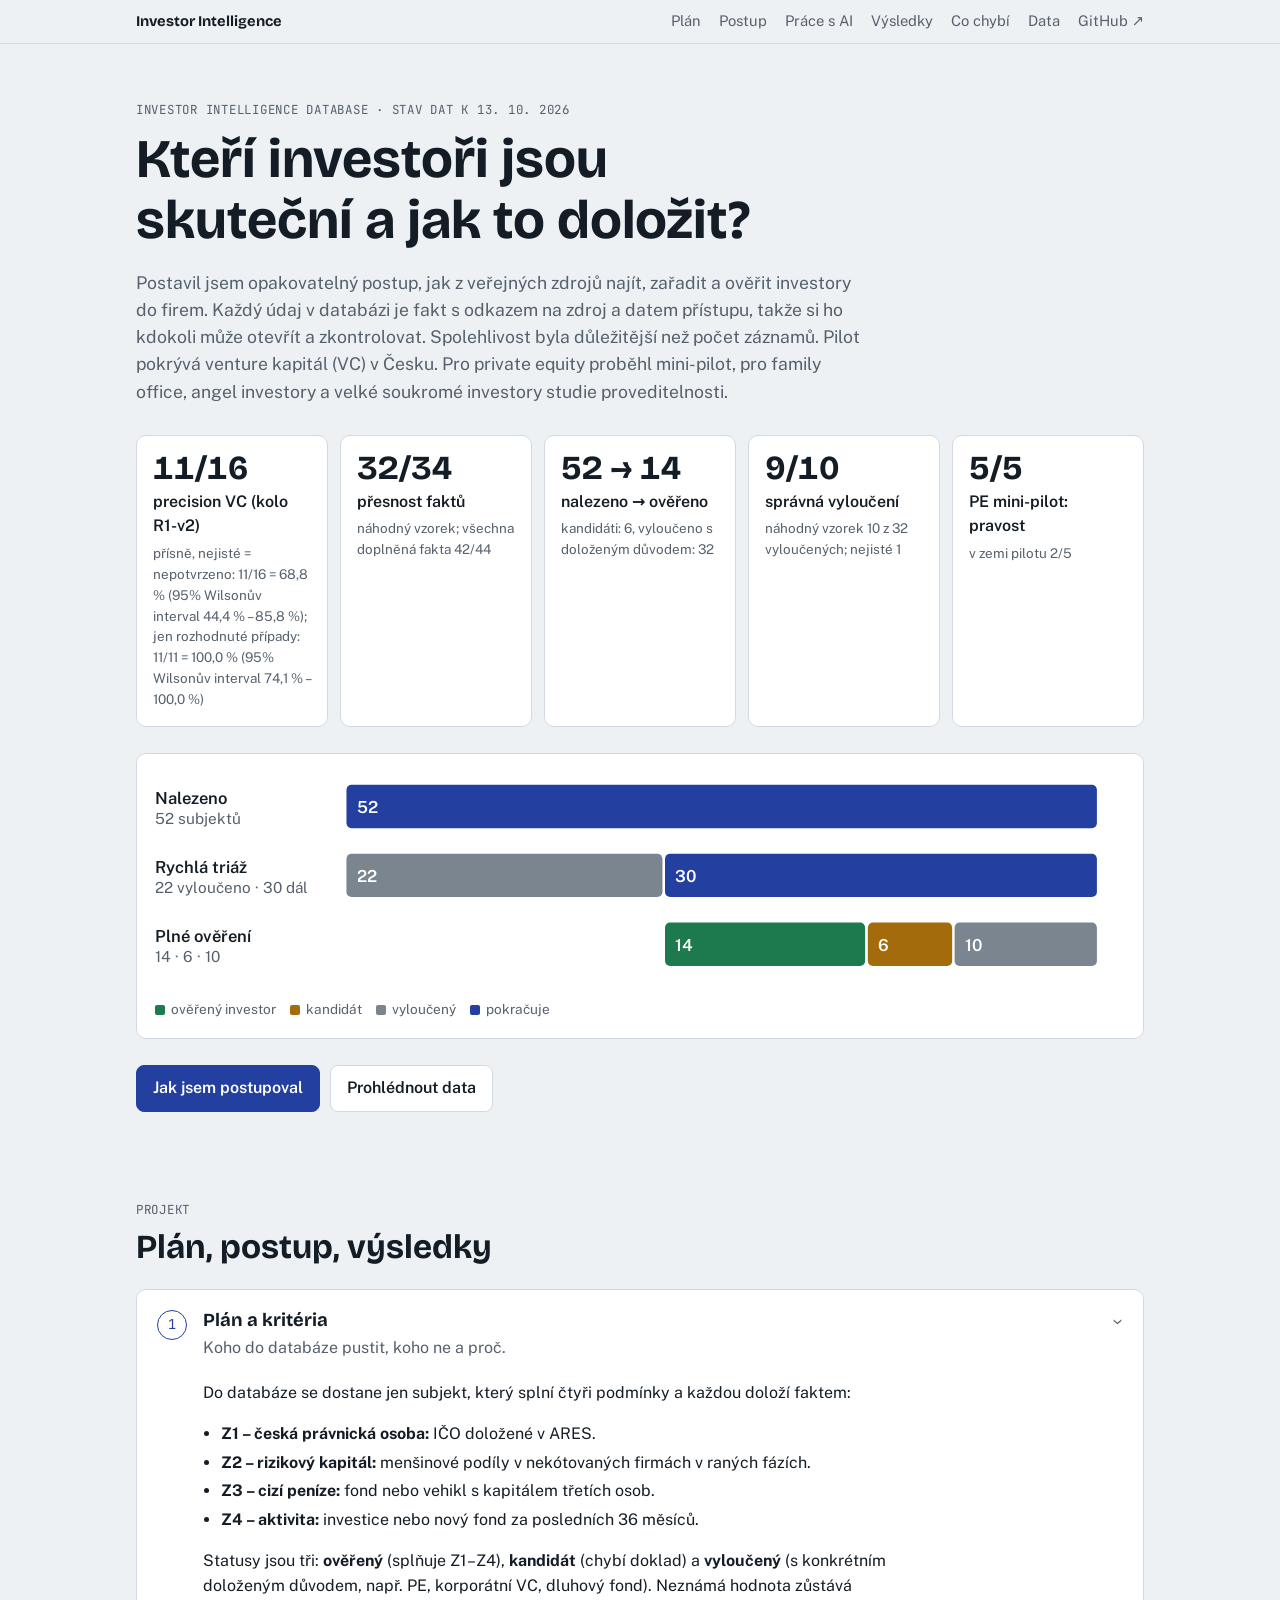
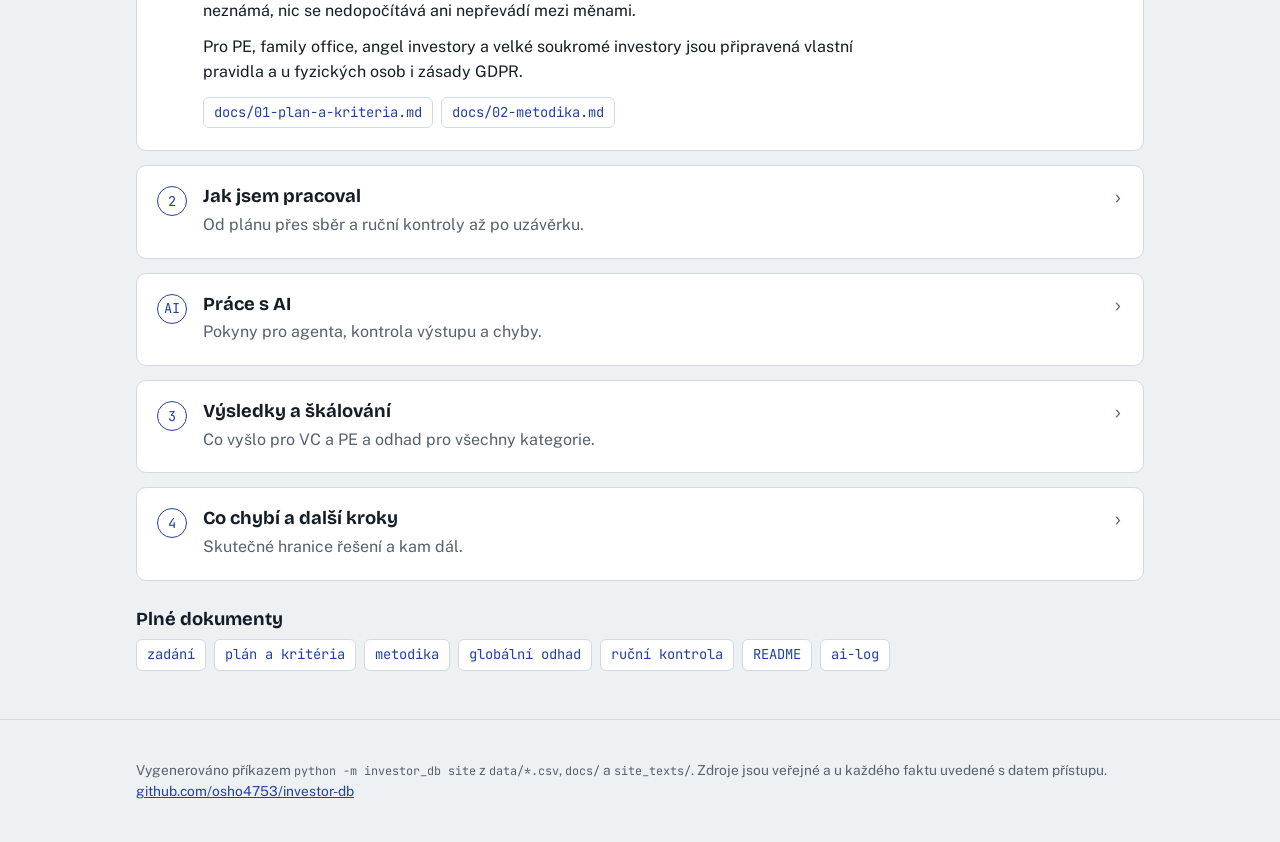
<file: site/index.html>
<!doctype html>
<html lang="cs">
<head>
<meta charset="utf-8">
<meta name="viewport" content="width=device-width, initial-scale=1">
<title>Investor Intelligence Database</title>
<link rel="preconnect" href="https://fonts.googleapis.com">
<link rel="preconnect" href="https://fonts.gstatic.com" crossorigin>
<link rel="stylesheet" href="https://fonts.googleapis.com/css2?family=Bricolage+Grotesque:opsz,wght@12..96,500;12..96,700&family=Public+Sans:wght@400;500;600&family=JetBrains+Mono:wght@400;500&display=swap">
<link rel="stylesheet" href="style.css">
</head>
<body>
<nav class="top" aria-label="Hlavní navigace"><div class="wrap"><a class="brand" href="index.html">Investor Intelligence</a><a href="index.html#plan">Plán</a><a href="index.html#postup">Postup</a><a href="index.html#ai">Práce s AI</a><a href="index.html#vysledky">Výsledky</a><a href="index.html#dalsi">Co chybí</a><a href="data.html">Data</a><a href="https://github.com/osho4753/investor-db">GitHub ↗</a></div></nav>
<header class="wrap hero"><p class="eyebrow">Investor Intelligence Database · stav dat k 13. 10. 2026</p><h1>Kteří investoři jsou skuteční a jak to doložit?</h1><div class="lede"><p>Postavil jsem opakovatelný postup, jak z veřejných zdrojů najít, zařadit a ověřit investory do firem. Každý údaj v databázi je fakt s odkazem na zdroj a datem přístupu, takže si ho kdokoli může otevřít a zkontrolovat. Spolehlivost byla důležitější než počet záznamů. Pilot pokrývá venture kapitál (VC) v Česku. Pro private equity proběhl mini-pilot, pro family office, angel investory a velké soukromé investory studie proveditelnosti.</p></div><div class="stats"><div class="stat"><span class="n">11/16</span><span class="l">precision VC (kolo R1-v2)</span><span class="s">přísně, nejisté = nepotvrzeno: 11/16 = 68,8 % (95% Wilsonův interval 44,4 % – 85,8 %); jen rozhodnuté případy: 11/11 = 100,0 % (95% Wilsonův interval 74,1 % – 100,0 %)</span></div><div class="stat"><span class="n">32/34</span><span class="l">přesnost faktů</span><span class="s">náhodný vzorek; všechna doplněná fakta 42/44</span></div><div class="stat"><span class="n">52 → 14</span><span class="l">nalezeno → ověřeno</span><span class="s">kandidáti: 6, vyloučeno s doloženým důvodem: 32</span></div><div class="stat"><span class="n">9/10</span><span class="l">správná vyloučení</span><span class="s">náhodný vzorek 10 z 32 vyloučených; nejisté 1</span></div><div class="stat"><span class="n">5/5</span><span class="l">PE mini-pilot: pravost</span><span class="s">v zemi pilotu 2/5</span></div></div><div class="funnel" role="img" aria-label="Trychtýř: 52 nalezených subjektů, 22 vyloučeno rychlou triáží, 30 plně ověřeno."><svg viewBox="0 0 760 170"><text x="0" y="25" font-weight="600">Nalezeno</text><text x="0" y="41" class="lbl">52 subjektů</text><rect x="150.0" y="10" width="588.0" height="34" rx="4" fill="var(--accent)"/><text x="158.0" y="32" class="in">52</text><text x="0" y="79" font-weight="600">Rychlá triáž</text><text x="0" y="95" class="lbl">22 vyloučeno · 30 dál</text><rect x="150.0" y="64" width="247.6" height="34" rx="4" fill="var(--out)"/><text x="158.0" y="86" class="in">22</text><rect x="399.6" y="64" width="338.4" height="34" rx="4" fill="var(--accent)"/><text x="407.6" y="86" class="in">30</text><text x="0" y="133" font-weight="600">Plné ověření</text><text x="0" y="149" class="lbl">14 · 6 · 10</text><rect x="399.6" y="118" width="156.8" height="34" rx="4" fill="var(--ok)"/><text x="407.6" y="140" class="in">14</text><rect x="558.5" y="118" width="66.1" height="34" rx="4" fill="var(--cand)"/><text x="566.5" y="140" class="in">6</text><rect x="626.5" y="118" width="111.5" height="34" rx="4" fill="var(--out)"/><text x="634.5" y="140" class="in">10</text></svg><div class="legend"><span><i style="background:var(--ok)"></i>ověřený investor</span><span><i style="background:var(--cand)"></i>kandidát</span><span><i style="background:var(--out)"></i>vyloučený</span><span><i style="background:var(--accent)"></i>pokračuje</span></div></div><div class="cta"><a class="btn primary" href="#postup">Jak jsem postupoval</a><a class="btn" href="data.html">Prohlédnout data</a></div></header><section><div class="wrap"><p class="eyebrow">Projekt</p><h2>Plán, postup, výsledky</h2><div class="blocks"><details class="block" id="plan" open><summary><span class="num">1</span><span class="sumtxt"><h3>Plán a kritéria</h3><p>Koho do databáze pustit, koho ne a proč.</p></span><span class="chev">›</span></summary><div class="body"><p>Do databáze se dostane jen subjekt, který splní čtyři podmínky a každou doloží faktem:</p>
<ul class="clean"><li><b>Z1 – česká právnická osoba:</b> IČO doložené v ARES.</li><li><b>Z2 – rizikový kapitál:</b> menšinové podíly v nekótovaných firmách v raných fázích.</li><li><b>Z3 – cizí peníze:</b> fond nebo vehikl s kapitálem třetích osob.</li><li><b>Z4 – aktivita:</b> investice nebo nový fond za posledních 36 měsíců.</li></ul>
<p>Statusy jsou tři: <b>ověřený</b> (splňuje Z1–Z4), <b>kandidát</b> (chybí doklad) a <b>vyloučený</b> (s konkrétním doloženým důvodem, např. PE, korporátní VC, dluhový fond). Neznámá hodnota zůstává neznámá, nic se nedopočítává ani nepřevádí mezi měnami.</p>
<p>Pro PE, family office, angel investory a velké soukromé investory jsou připravená vlastní pravidla a u fyzických osob i zásady GDPR.</p><div class="links"><a href="https://github.com/osho4753/investor-db/blob/main/docs/01-plan-a-kriteria.md">docs/01-plan-a-kriteria.md</a><a href="https://github.com/osho4753/investor-db/blob/main/docs/02-metodika.md">docs/02-metodika.md</a></div></div></details><details class="block" id="postup"><summary><span class="num">2</span><span class="sumtxt"><h3>Jak jsem pracoval</h3><p>Od plánu přes sběr a ruční kontroly až po uzávěrku.</p></span><span class="chev">›</span></summary><div class="body"><ol class="timeline"><li><span class="d">9. 10.</span><div><h4>Plán před daty</h4><p>Nejdřív kritéria, metodika a datové schéma. Data se začala sbírat až po schválení plánu.</p></div></li><li><span class="d">9. 10.</span><div><h4>Kód a validace</h4><p>CSV v Gitu, validátor hlídá, aby každá hodnota měla fakt se zdrojem a datem. Testy pokrývají každé pravidlo.</p></div></li><li><span class="d">9. 10.</span><div><h4>Sběr a ověření</h4><p>Kandidáti ze seznamu CVCA, médií a Wikipedie, rychlá triáž a plné ověření v pěti dávkách. Částky a data se ověřovaly proti surovému textu stránek.</p></div></li><li><span class="d">10.–11. 10.</span><div><h4>Ruční kontrola R1</h4><p>Kontrola ověřených investorů a náhodného vzorku faktů. Nálezy (Lighthouse, Tachles, pravidlo CVC) se opravily, metrika zůstala ze stavu v době kontroly.</p></div></li><li><span class="d">11. 10.</span><div><h4>Doplnění podle zadání</h4><p>Sektory, tickety a kapitál po fondech s typem částky. Oprava definice kapitálu: cíl fondu není kapitál.</p></div></li><li><span class="d">12. 10.</span><div><h4>Kontrola doplnění</h4><p>Ruční kontrola všech doplněných faktů a opravených faktů. Většina nálezů se týkala typu částky.</p></div></li><li><span class="d">12. 10.</span><div><h4>Další kategorie</h4><p>Plán pro PE, family office, angel investory a velké soukromé investory, mini-pilot PE a studie proveditelnosti.</p></div></li><li><span class="d">12. 10.</span><div><h4>Uzávěrka</h4><p>Kontrola náhodného vzorku vyloučených, závěrečné README, kontrola reprodukovatelnosti a tento web.</p></div></li></ol><div class="links"><a href="https://github.com/osho4753/investor-db/blob/main/docs/04-rucni-kontrola.md">docs/04-rucni-kontrola.md</a></div></div></details><details class="block" id="ai"><summary><span class="num">AI</span><span class="sumtxt"><h3>Práce s AI</h3><p>Pokyny pro agenta, kontrola výstupu a chyby.</p></span><span class="chev">›</span></summary><div class="body"><p>Data sbíral, kód psal a dokumentaci připravoval agent <b>Claude Code</b>. Pokyny pro něj jsem připravoval s pomocí chatového asistenta, rozhodoval a kontroloval jsem sám. Ruční kontrolu dat dělal člověk, ne model.</p>
<ul class="clean"><li><b>Žádný fakt z paměti modelu:</b> jen ze stránky, kterou agent v té session skutečně otevřel.</li><li><b>Nic se neodhaduje:</b> neznámá hodnota zůstává neznámá, domény se nehádají, agregátory slouží jen jako vodítko.</li><li><b>Konflikty zdrojů jsou vidět:</b> žádná verze se nevybírá potichu.</li><li><b>Kontroluje člověk:</b> verdikty mění jen hodnotitel, opravy po kontrole nemění metriku zpětně.</li></ul>
<p>Výstup hlídal validátor, kontrola surového textu stránek a ruční kontroly po kolech.</p><p>Chyb agenta a zadání je zapsáno 13. Každá je na <a href="data.html#chyby">stránce Data</a> s tím, jak se našla a jak se opravila.</p><div class="links"><a href="https://github.com/osho4753/investor-db/blob/main/README.md">README – Práce s AI</a><a href="https://github.com/osho4753/investor-db/tree/main/ai-log">ai-log/</a></div></div></details><details class="block" id="vysledky"><summary><span class="num">3</span><span class="sumtxt"><h3>Výsledky a škálování</h3><p>Co vyšlo pro VC a PE a odhad pro všechny kategorie.</p></span><span class="chev">›</span></summary><div class="body"><p>Čísla níže počítají stejné funkce jako <code>python -m investor_db metrics</code>. Odhad pro celý svět a pro ostatní kategorie pochází z <a href="https://github.com/osho4753/investor-db/blob/main/docs/03-globalni-odhad.md">docs/03</a>. U každého čísla je tam vyznačeno, zda je změřené, převzaté ze zdroje, nebo předpoklad.</p>
<p>Hlavní metrikou precision je kolo R1-v2 (<a href="https://github.com/osho4753/investor-db/blob/main/docs/04-rucni-kontrola.md">docs/04</a>, 4.11), počítané ze stavu v době kontroly. Původní kolo R1 je jen historie.</p><h4>VC pilot ČR</h4><p>Precision z kola R1-v2 (hlavní metrika, stav v době kontroly):</p><ul class="clean"><li>přísně, nejisté = nepotvrzeno: 11/16 = 68,8 % (95% Wilsonův interval 44,4 % – 85,8 %)</li><li>jen rozhodnuté případy: 11/11 = 100,0 % (95% Wilsonův interval 74,1 % – 100,0 %)</li></ul><p>Původní kolo R1 podle současných statusů 14/14. Původní kolo (v době kontroly 15/15) má jen historickou hodnotu: poznámky se opíraly o Crunchbase, LinkedIn a agregátory v rozporu s metodikou, časy byly zaokrouhlené a Springtide, Patero a Gain byly nejdřív TP a podle pravidel pak FP nebo nejisté.</p><p>Přesnost faktů po kolech kontroly:</p><ul class="clean"><li><b>Kolo vzorek</b>: 32/34, přísně (nelze ověřit = chyba) 32/36</li><li><b>Kolo po doplnění</b>: 42/44, přísně (nelze ověřit = chyba) 42/49</li><li><b>Kolo po opravě</b>: 7/7, přísně (nelze ověřit = chyba) 7/7</li></ul><p>Pole zadání u ověřených VC investorů:</p><ul class="clean"><li><b>Sektor</b> 13/14</li><li><b>Fáze</b> 14/14</li><li><b>Ticket (alespoň jedna mez)</b> 12/14</li><li><b>Kapitál (získaná částka nebo AUM)</b> 11/14</li><li><b>Zdroj</b> 14/14</li></ul><ul class="clean"><li><b>PE mini-pilot</b>: posouzeno 5, pravost 5/5, česká právnická osoba 2/5, kontrola R1 TP 5/5.</li></ul><h4>Odhad pro všechny kategorie</h4><p>Souhrnná tabulka z docs/03: [M] změřeno, [Z] zdroj, [P] předpoklad.</p><div class="tablewrap"><table><thead><tr><th>Kategorie</th><th>ČR</th><th>Svět</th><th>Získatelné z veřejných zdrojů</th><th>Spolehlivost</th><th>Model na záznam</th><th>API na záznam</th><th>Člověk na kontrolu záznamu</th></tr></thead><tbody><tr><td>VC</td><td>20 (14–29) [M]</td><td>7 251 (5 235–9 682) [Z: G1, G3 + P]</td><td>70 % [M]</td><td>precision R1-v2 11/16 přísně, 11/11 rozhodnuté [M]; fakta 32/34 a 42/44, přísně 32/36 a 42/49 [M]</td><td>7,9 min [M]</td><td>0,78 USD (0,36–1,56) [M]</td><td>3,7 min [M, R1-v2]</td></tr><tr><td>PE</td><td>9 (3–16) s českou entitou [M+P]; 22 (17–27) aktivních v ČR [M+P]</td><td>9 812 (7 000–12 571) [Z: E1, G3 + P]</td><td>pravost 5/5, v zemi pilotu 2/5 [M: kontrola R1]</td><td>status 5/5 TP [M: R1]; fakta 85–95 % [P]</td><td>1,15 min [M, n = 5]</td><td>0,11 USD (0,05–0,23) [M+P]</td><td>9 min [M, n = 5]</td></tr><tr><td>Family office</td><td>15 (3–42) přímých investorů [P]</td><td>4 015 (2 409–7 504) [Z: E3 × P]</td><td>15 % (0–30 %) [P; sonda 0/5 M]</td><td>70–90 % [P]</td><td>14–28 min [P]</td><td>2,08 USD (0,97–4,17) [P]</td><td>15–30 min [P]</td></tr><tr><td>Angel investor</td><td>30 (7–100) s vlastním zveřejněním [P; 7 M]</td><td>197 000 (118 200–394 000) [P: Evropa E5 × 3–10]</td><td>10 % (5–20 %) [P]</td><td>80–95 % [P]</td><td>14–28 + GDPR 5–10 min [P]</td><td>2,83 USD (1,32–5,66) [P]</td><td>15–30 min [P]</td></tr><tr><td>Velký soukromý investor</td><td>21 (11–42) [Z: E8 × P]</td><td>62 600 (31 300–125 200) [Z: E7 × P]</td><td>20 % (10–30 %) [P]</td><td>70–90 % [P]</td><td>14–28 + GDPR 5–10 min [P]</td><td>2,83 USD (1,32–5,66) [P]</td><td>15–30 min [P]</td></tr></tbody></table></div><div class="links"><a href="https://github.com/osho4753/investor-db/blob/main/docs/03-globalni-odhad.md">docs/03-globalni-odhad.md</a><a href="https://github.com/osho4753/investor-db/blob/main/docs/04-rucni-kontrola.md">docs/04-rucni-kontrola.md</a></div></div></details><details class="block" id="dalsi"><summary><span class="num">4</span><span class="sumtxt"><h3>Co chybí a další kroky</h3><p>Skutečné hranice řešení a kam dál.</p></span><span class="chev">›</span></summary><div class="body"><h4>Co v řešení chybí</h4><ul class="clean"><li><b>Spotřeba tokenů</b> je změřená jen na 3 investorech, cena API pro kategorie bez pilotu je předpoklad.</li><li><b>Family office, angel investoři a velcí soukromí investoři</b> mají jen pravidla a studii proveditelnosti, žádná data.</li><li><b>PE</b> jen jako mini-pilot s pěti záznamy, výsledky jsou orientační.</li><li><b>Kandidáti</b> (Inven, J&amp;T, Nation1, Gain Ventures, i&amp;i Biotech, Tilia) zůstávají nerozhodnutí.</li><li><b>Jeden hodnotitel</b>, shoda hodnotitelů se nepočítá.</li><li><b>Kritérium Z3</b> nevyžaduje doklad kapitálu třetích osob: u 5 z 11 investorů potvrzených v R1-v2 zdroj investory fondu nejmenuje.</li><li><b>Kritérium Z4</b> uznává nový fond místo investice (IP Lab, StartupYard).</li><li><b>Hodnotitel byl přísnější než pravidla</b>, pravidla se zpětně neměnila.</li></ul>
<h4>Další kroky</h4><ul class="clean"><li>Druhý nezávislý hodnotitel na stejném vzorku.</li><li>Dořešit kandidáty: podíl korporace na kapitálu, identita české entity.</li><li>Změřit tokeny na větším vzorku a při prvním sběru.</li><li>Další země s dobrým veřejným registrem a PE podle připravených pravidel.</li></ul>
<p>Rozhodnutí v nejasných bodech zadání jsou v <a href="https://github.com/osho4753/investor-db/blob/main/README.md">README</a>.</p></div></details></div><h3 class="docs">Plné dokumenty</h3><div class="links"><a href="https://github.com/osho4753/investor-db/blob/main/docs/00-zadani.md">zadání</a><a href="https://github.com/osho4753/investor-db/blob/main/docs/01-plan-a-kriteria.md">plán a kritéria</a><a href="https://github.com/osho4753/investor-db/blob/main/docs/02-metodika.md">metodika</a><a href="https://github.com/osho4753/investor-db/blob/main/docs/03-globalni-odhad.md">globální odhad</a><a href="https://github.com/osho4753/investor-db/blob/main/docs/04-rucni-kontrola.md">ruční kontrola</a><a href="https://github.com/osho4753/investor-db/blob/main/README.md">README</a><a href="https://github.com/osho4753/investor-db/tree/main/ai-log">ai-log</a></div></div></section>
<footer><div class="wrap">Vygenerováno příkazem <code>python -m investor_db site</code> z <code>data/*.csv</code>, <code>docs/</code> a <code>site_texts/</code>. Zdroje jsou veřejné a u každého faktu uvedené s datem přístupu. <a href="https://github.com/osho4753/investor-db">github.com/osho4753/investor-db</a></div></footer>
<script src="app.js"></script>
</body>
</html>
</file>
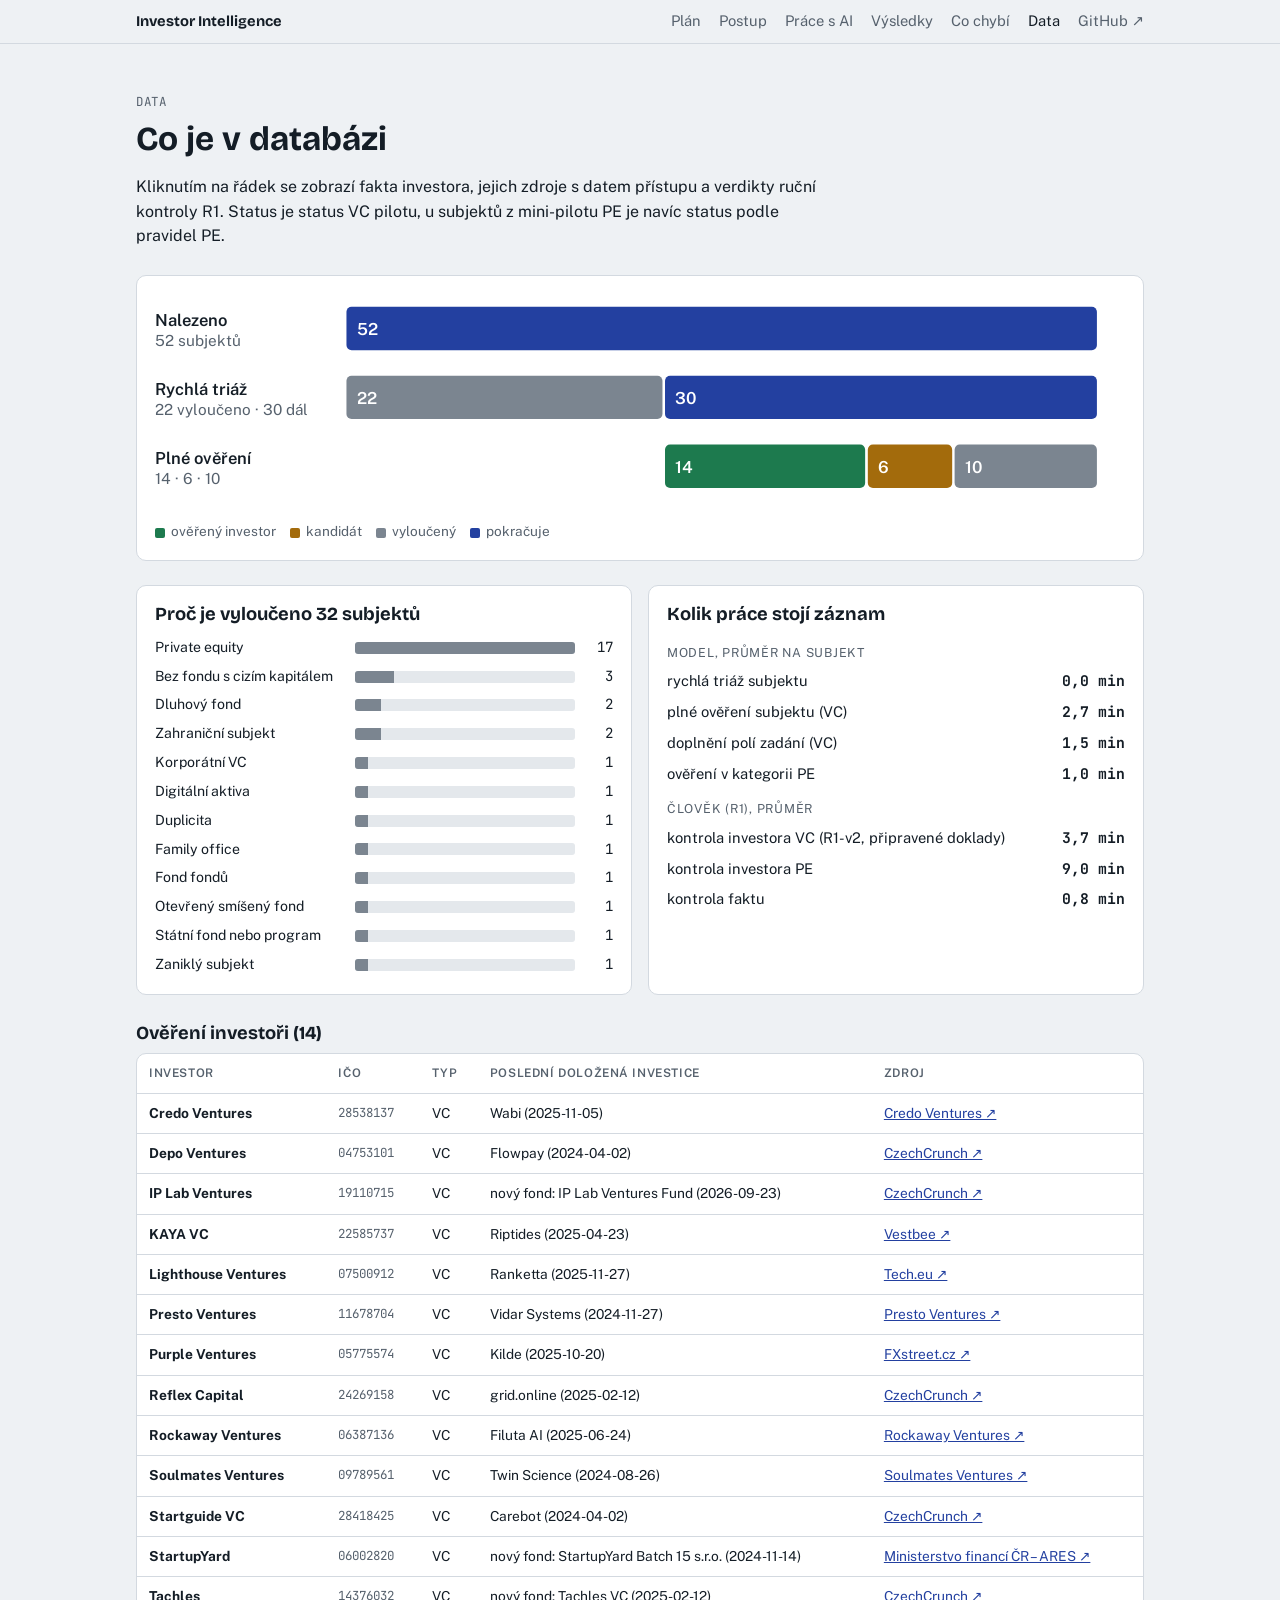
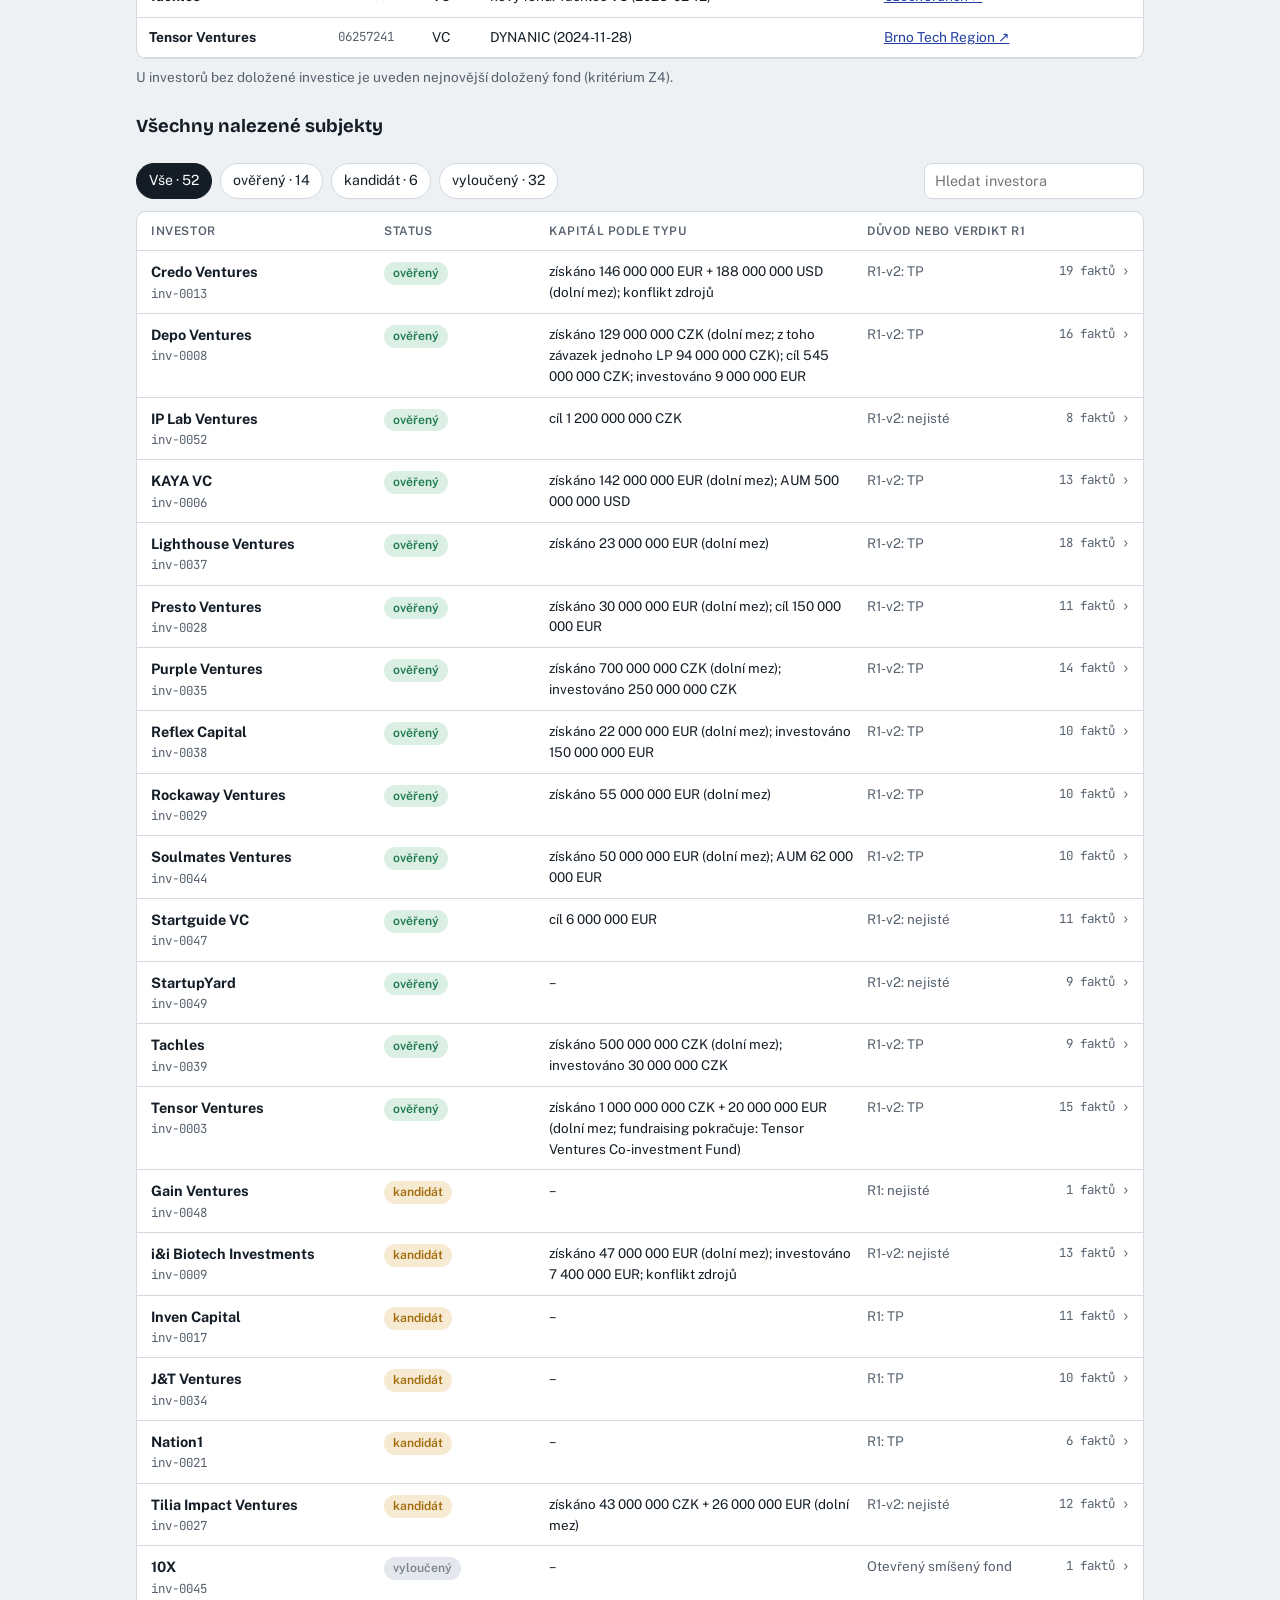
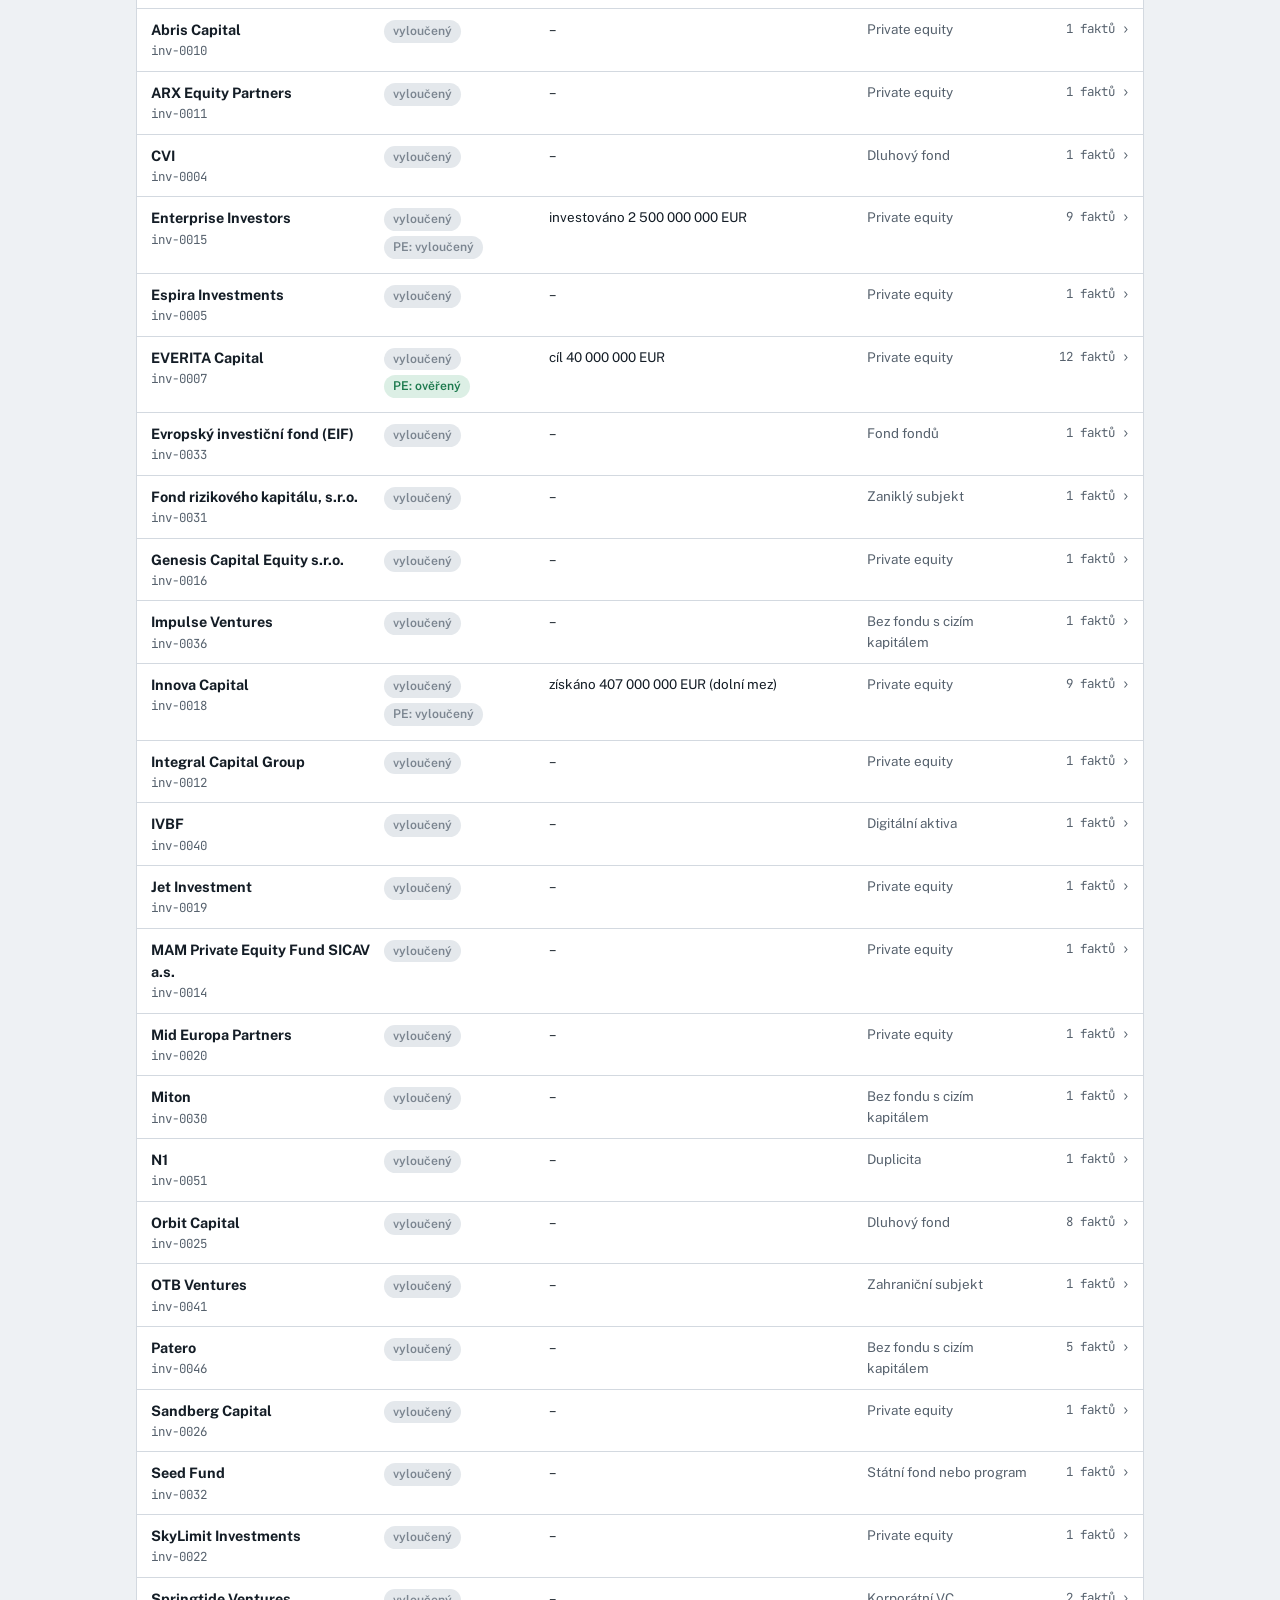
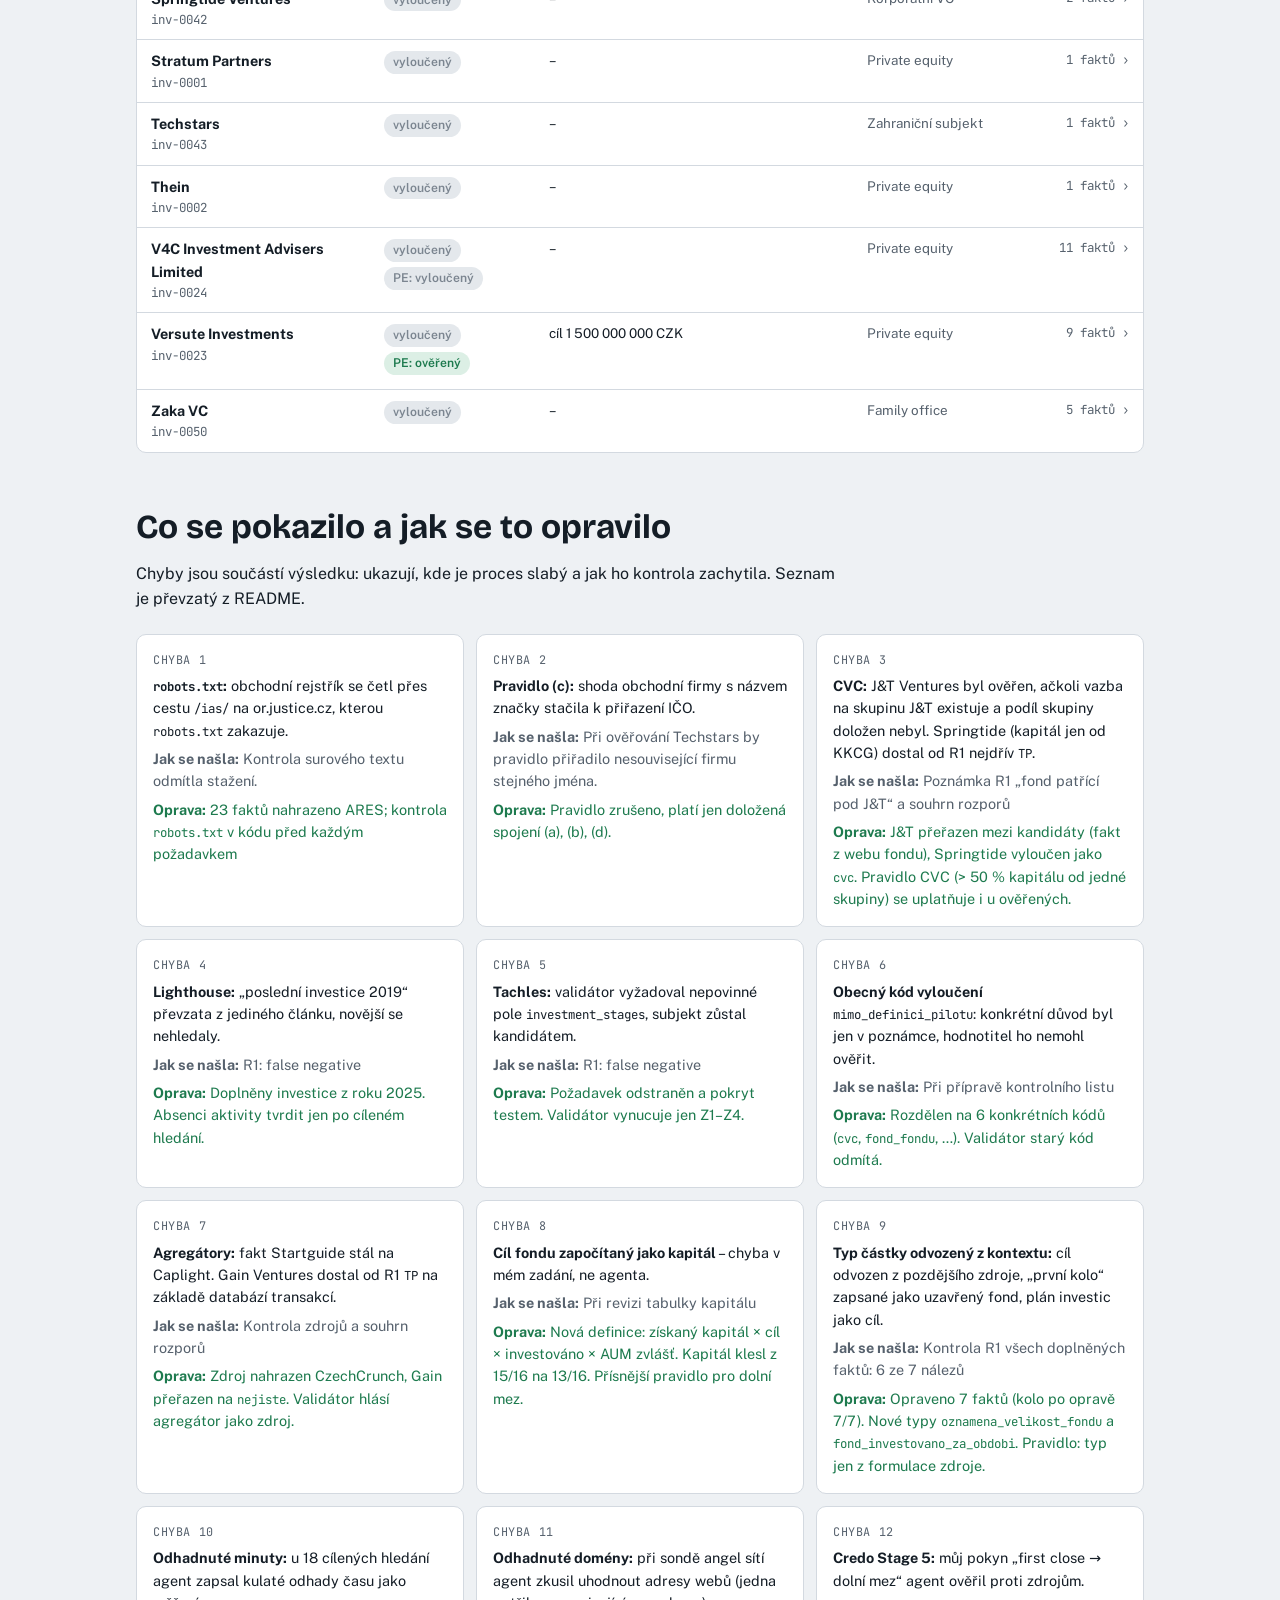
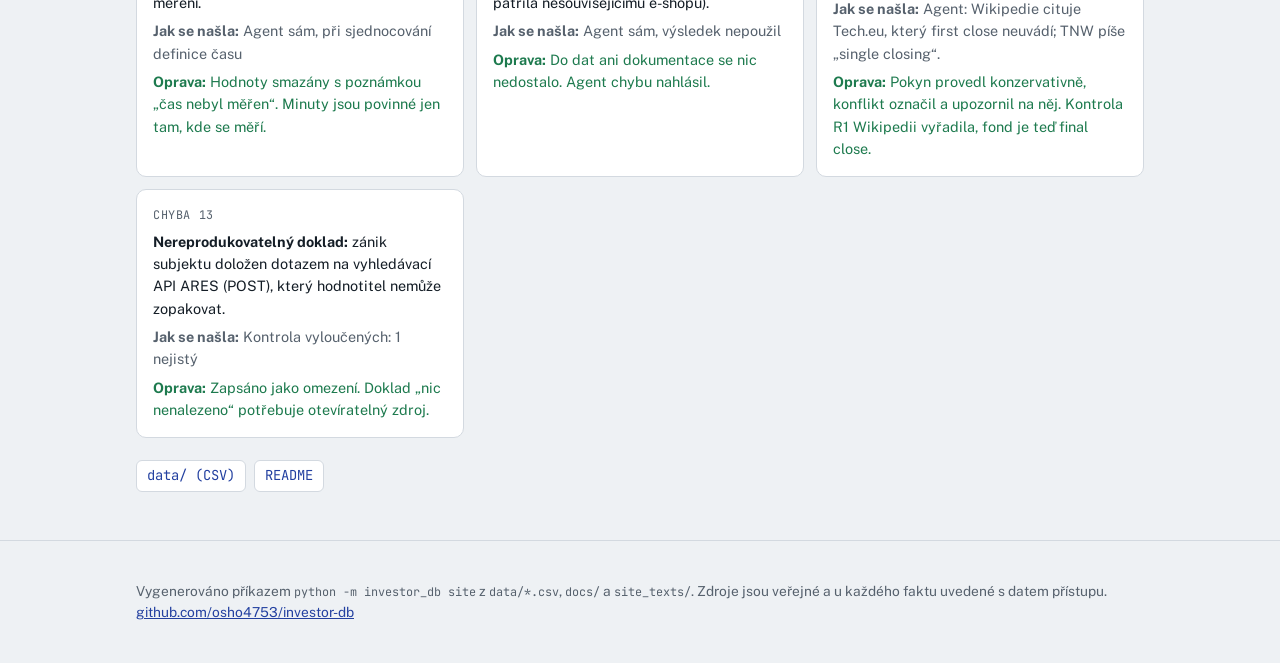
<file: site/data.html>
<!doctype html>
<html lang="cs">
<head>
<meta charset="utf-8">
<meta name="viewport" content="width=device-width, initial-scale=1">
<title>Data – Investor Intelligence Database</title>
<link rel="preconnect" href="https://fonts.googleapis.com">
<link rel="preconnect" href="https://fonts.gstatic.com" crossorigin>
<link rel="stylesheet" href="https://fonts.googleapis.com/css2?family=Bricolage+Grotesque:opsz,wght@12..96,500;12..96,700&family=Public+Sans:wght@400;500;600&family=JetBrains+Mono:wght@400;500&display=swap">
<link rel="stylesheet" href="style.css">
</head>
<body>
<nav class="top" aria-label="Hlavní navigace"><div class="wrap"><a class="brand" href="index.html">Investor Intelligence</a><a href="index.html#plan">Plán</a><a href="index.html#postup">Postup</a><a href="index.html#ai">Práce s AI</a><a href="index.html#vysledky">Výsledky</a><a href="index.html#dalsi">Co chybí</a><a href="data.html" aria-current="page">Data</a><a href="https://github.com/osho4753/investor-db">GitHub ↗</a></div></nav>
<section><div class="wrap"><p class="eyebrow">Data</p><h2>Co je v databázi</h2><p>Kliknutím na řádek se zobrazí fakta investora, jejich zdroje s datem přístupu a verdikty ruční kontroly R1. Status je status VC pilotu, u subjektů z mini-pilotu PE je navíc status podle pravidel PE.</p><div class="funnel" role="img" aria-label="Trychtýř: 52 nalezených subjektů, 22 vyloučeno rychlou triáží, 30 plně ověřeno."><svg viewBox="0 0 760 170"><text x="0" y="25" font-weight="600">Nalezeno</text><text x="0" y="41" class="lbl">52 subjektů</text><rect x="150.0" y="10" width="588.0" height="34" rx="4" fill="var(--accent)"/><text x="158.0" y="32" class="in">52</text><text x="0" y="79" font-weight="600">Rychlá triáž</text><text x="0" y="95" class="lbl">22 vyloučeno · 30 dál</text><rect x="150.0" y="64" width="247.6" height="34" rx="4" fill="var(--out)"/><text x="158.0" y="86" class="in">22</text><rect x="399.6" y="64" width="338.4" height="34" rx="4" fill="var(--accent)"/><text x="407.6" y="86" class="in">30</text><text x="0" y="133" font-weight="600">Plné ověření</text><text x="0" y="149" class="lbl">14 · 6 · 10</text><rect x="399.6" y="118" width="156.8" height="34" rx="4" fill="var(--ok)"/><text x="407.6" y="140" class="in">14</text><rect x="558.5" y="118" width="66.1" height="34" rx="4" fill="var(--cand)"/><text x="566.5" y="140" class="in">6</text><rect x="626.5" y="118" width="111.5" height="34" rx="4" fill="var(--out)"/><text x="634.5" y="140" class="in">10</text></svg><div class="legend"><span><i style="background:var(--ok)"></i>ověřený investor</span><span><i style="background:var(--cand)"></i>kandidát</span><span><i style="background:var(--out)"></i>vyloučený</span><span><i style="background:var(--accent)"></i>pokračuje</span></div></div><div class="grid2"><div class="panel"><h3>Proč je vyloučeno 32 subjektů</h3><div class="bars"><div class="bar"><span>Private equity</span><span class="t"><span style="width:100.0%"></span></span><span class="v">17</span></div><div class="bar"><span>Bez fondu s cizím kapitálem</span><span class="t"><span style="width:17.6%"></span></span><span class="v">3</span></div><div class="bar"><span>Dluhový fond</span><span class="t"><span style="width:11.8%"></span></span><span class="v">2</span></div><div class="bar"><span>Zahraniční subjekt</span><span class="t"><span style="width:11.8%"></span></span><span class="v">2</span></div><div class="bar"><span>Korporátní VC</span><span class="t"><span style="width:5.9%"></span></span><span class="v">1</span></div><div class="bar"><span>Digitální aktiva</span><span class="t"><span style="width:5.9%"></span></span><span class="v">1</span></div><div class="bar"><span>Duplicita</span><span class="t"><span style="width:5.9%"></span></span><span class="v">1</span></div><div class="bar"><span>Family office</span><span class="t"><span style="width:5.9%"></span></span><span class="v">1</span></div><div class="bar"><span>Fond fondů</span><span class="t"><span style="width:5.9%"></span></span><span class="v">1</span></div><div class="bar"><span>Otevřený smíšený fond</span><span class="t"><span style="width:5.9%"></span></span><span class="v">1</span></div><div class="bar"><span>Státní fond nebo program</span><span class="t"><span style="width:5.9%"></span></span><span class="v">1</span></div><div class="bar"><span>Zaniklý subjekt</span><span class="t"><span style="width:5.9%"></span></span><span class="v">1</span></div></div></div><div class="panel"><h3>Kolik práce stojí záznam</h3><div class="time"><span class="h">Model, průměr na subjekt</span><span>rychlá triáž subjektu</span><b>0,0 min</b><span>plné ověření subjektu (VC)</span><b>2,7 min</b><span>doplnění polí zadání (VC)</span><b>1,5 min</b><span>ověření v kategorii PE</span><b>1,0 min</b><span class="h">Člověk (R1), průměr</span><span>kontrola investora VC (R1-v2, připravené doklady)</span><b>3,7 min</b><span>kontrola investora PE</span><b>9,0 min</b><span>kontrola faktu</span><b>0,8 min</b></div></div></div><h3 id="overeni" class="docs">Ověření investoři (14)</h3><div class="tablewrap"><table><thead><tr><th>Investor</th><th>IČO</th><th>Typ</th><th>Poslední doložená investice</th><th>Zdroj</th></tr></thead><tbody><tr><td><b>Credo Ventures</b></td><td class="mono">28538137</td><td>VC</td><td>Wabi (2025-11-05)</td><td><a href="https://www.credoventures.com/newsroom" rel="noopener">Credo Ventures ↗</a></td></tr><tr><td><b>Depo Ventures</b></td><td class="mono">04753101</td><td>VC</td><td>Flowpay (2024-04-02)</td><td><a href="https://cc.cz/purple-presto-kaya-a-dalsi-investori-maji-apetit-startupove-fondy-nabiraji-dalsi-miliardy-korun/" rel="noopener">CzechCrunch ↗</a></td></tr><tr><td><b>IP Lab Ventures</b></td><td class="mono">19110715</td><td>VC</td><td>nový fond: IP Lab Ventures Fund (2026-09-23)</td><td><a href="https://cc.cz/vlada-posila-700-milionu-do-noveho-druhu-fondu-zameri-se-i-na-ai-ridi-ho-byvaly-sef-dame-jidlo/" rel="noopener">CzechCrunch ↗</a></td></tr><tr><td><b>KAYA VC</b></td><td class="mono">22585737</td><td>VC</td><td>Riptides (2025-04-23)</td><td><a href="https://www.vestbee.com/blog/articles/riptides-secures-3-3-m" rel="noopener">Vestbee ↗</a></td></tr><tr><td><b>Lighthouse Ventures</b></td><td class="mono">07500912</td><td>VC</td><td>Ranketta (2025-11-27)</td><td><a href="https://tech.eu/2025/11/27/ranketta-receives-eur1m-to-improve-ecommerce-brand-performance-in-ai-search/" rel="noopener">Tech.eu ↗</a></td></tr><tr><td><b>Presto Ventures</b></td><td class="mono">11678704</td><td>VC</td><td>Vidar Systems (2024-11-27)</td><td><a href="https://prestoventures.com/news" rel="noopener">Presto Ventures ↗</a></td></tr><tr><td><b>Purple Ventures</b></td><td class="mono">05775574</td><td>VC</td><td>Kilde (2025-10-20)</td><td><a href="https://www.fxstreet.cz/klicova-slova+kilde.html" rel="noopener">FXstreet.cz ↗</a></td></tr><tr><td><b>Reflex Capital</b></td><td class="mono">24269158</td><td>VC</td><td>grid.online (2025-02-12)</td><td><a href="https://cc.cz/hodne-jsem-se-ucil-a-podnikatelsky-jeste-nevyhral-rika-kratky-pro-startup-po-liftagu-ziskal-miliony/" rel="noopener">CzechCrunch ↗</a></td></tr><tr><td><b>Rockaway Ventures</b></td><td class="mono">06387136</td><td>VC</td><td>Filuta AI (2025-06-24)</td><td><a href="https://rockawayventures.com/" rel="noopener">Rockaway Ventures ↗</a></td></tr><tr><td><b>Soulmates Ventures</b></td><td class="mono">09789561</td><td>VC</td><td>Twin Science (2024-08-26)</td><td><a href="https://soulmatesventures.com/" rel="noopener">Soulmates Ventures ↗</a></td></tr><tr><td><b>Startguide VC</b></td><td class="mono">28418425</td><td>VC</td><td>Carebot (2024-04-02)</td><td><a href="https://cc.cz/purple-presto-kaya-a-dalsi-investori-maji-apetit-startupove-fondy-nabiraji-dalsi-miliardy-korun/" rel="noopener">CzechCrunch ↗</a></td></tr><tr><td><b>StartupYard</b></td><td class="mono">06002820</td><td>VC</td><td>nový fond: StartupYard Batch 15 s.r.o. (2024-11-14)</td><td><a href="https://ares.gov.cz/ekonomicke-subjekty-v-be/rest/ekonomicke-subjekty/22266852" rel="noopener">Ministerstvo financí ČR – ARES ↗</a></td></tr><tr><td><b>Tachles</b></td><td class="mono">14376032</td><td>VC</td><td>nový fond: Tachles VC (2025-02-12)</td><td><a href="https://cc.cz/cesi-v-izraeli-na-lovu-miliardovych-jednorozcu-navzdory-konfliktu-se-tu-startupum-dari-hlasi/" rel="noopener">CzechCrunch ↗</a></td></tr><tr><td><b>Tensor Ventures</b></td><td class="mono">06257241</td><td>VC</td><td>DYNANIC (2024-11-28)</td><td><a href="https://brnotechregion.eu/en/news/cipova-revoluce-z-univerzitniho-brna-tensor-ventur" rel="noopener">Brno Tech Region ↗</a></td></tr></tbody></table></div><p class="note-small">U investorů bez doložené investice je uveden nejnovější doložený fond (kritérium Z4).</p><h3 class="docs">Všechny nalezené subjekty</h3><div class="filters" role="group" aria-label="Filtr podle statusu"><button class="chip" data-f="all" aria-pressed="true">Vše · 52</button><button class="chip" data-f="overeny" aria-pressed="false">ověřený · 14</button><button class="chip" data-f="kandidat" aria-pressed="false">kandidát · 6</button><button class="chip" data-f="vyloucen" aria-pressed="false">vyloučený · 32</button><input id="q" type="search" placeholder="Hledat investora" aria-label="Hledat investora"></div><div class="invlist"><div class="invhead"><span>Investor</span><span>Status</span><span>Kapitál podle typu</span><span>Důvod nebo verdikt R1</span><span></span></div><details class="inv" data-status="overeny" data-search="credo ventures inv-0013"><summary><span class="name"><b>Credo Ventures</b><span class="mono">inv-0013</span></span><span class="st"><span class="pill ok">ověřený</span></span><span class="cap">získáno 146 000 000 EUR + 188 000 000 USD (dolní mez); konflikt zdrojů</span><span class="note">R1-v2: TP</span><span class="mono cnt">19 faktů ›</span></summary><ul class="facts"><li><span class="f">Název</span><span class="val">Credo Ventures <a href="https://www.credoventures.com/" rel="noopener">Credo Ventures ↗</a> <span class="mono">f-00023, přístup 2026-10-09</span></span><span class="badges"></span></li><li><span class="f">Web</span><span class="val">https://www.credoventures.com/ <a href="https://www.credoventures.com/" rel="noopener">Credo Ventures ↗</a> <span class="mono">f-00024, přístup 2026-10-09</span></span><span class="badges"></span></li><li><span class="f">Fáze</span><span class="val">pre-seed <a href="https://www.credoventures.com/" rel="noopener">Credo Ventures ↗</a> <span class="mono">f-00026, přístup 2026-10-09</span></span><span class="badges"></span></li><li><span class="f">Sektory</span><span class="val">bez sektorového omezení (sector agnostic) <a href="https://www.credoventures.com/" rel="noopener">Credo Ventures ↗</a> <span class="mono">f-00027, přístup 2026-10-09</span></span><span class="badges"><span class="vd spravne">R1 vzorek: správně</span></span></li><li><span class="f">Ticket od</span><span class="val">1 000 000 USD <a href="https://www.credoventures.com/" rel="noopener">Credo Ventures ↗</a> <span class="mono">f-00028, přístup 2026-10-09</span></span><span class="badges"><span class="vd spravne">R1 vzorek: správně</span></span></li><li><span class="f">Ticket do</span><span class="val">5 000 000 USD <a href="https://www.credoventures.com/" rel="noopener">Credo Ventures ↗</a> <span class="mono">f-00029, přístup 2026-10-09</span></span><span class="badges"></span></li><li><span class="f">O fondu</span><span class="val">first close 88 mil. USD v březnu 2026 · fond Credo Stage 5 <a href="https://en.wikipedia.org/wiki/Venture_capital_in_the_Czech_Republic" rel="noopener">Wikipedie ↗</a> <span class="mono">f-00030, přístup 2026-10-09</span></span><span class="badges"><span class="vd spravne">R1 vzorek: správně</span></span></li><li><span class="f">Doložená investice</span><span class="val">Wabi · k 2025-11-05 <a href="https://www.credoventures.com/newsroom" rel="noopener">Credo Ventures ↗</a> <span class="mono">f-00031, přístup 2026-10-09</span></span><span class="badges"></span></li><li><span class="f">IČO</span><span class="val">28538137 <a href="https://ares.gov.cz/ekonomicke-subjekty-v-be/rest/ekonomicke-subjekty/28538137" rel="noopener">Ministerstvo financí ČR – ARES ↗</a> <span class="mono">f-00206, přístup 2026-10-09</span></span><span class="badges"></span></li><li><span class="f">Fond uzavřen</span><span class="val">88 000 000 USD · fond Credo Stage 5 · k 2026-03-23 <a href="https://tech.eu/2026/03/23/credo-ventures-raises-88m-fund-5-to-double-down-on-pre-seed-in-cee-and-its-global-diaspora/" rel="noopener">Tech.eu ↗</a> <span class="mono">f-00266, přístup 2026-10-11</span></span><span class="badges"><span class="vd spravne">R1 po doplnění: správně</span></span></li><li><span class="f">Fond uzavřen</span><span class="val">75 000 000 EUR · fond CS4 · k 2022-10-11 <a href="https://en.ain.ua/2022/10/11/credo-ventures-closes-its-fourth-fund" rel="noopener">AIN.UA ↗</a> <span class="mono">f-00267, přístup 2026-10-12</span></span><span class="badges"><span class="vd nelze_overit">R1 po doplnění: nelze ověřit</span><span class="vd spravne">R1 po opravě: správně</span></span></li><li><span class="f">Fond uzavřen</span><span class="val">18 000 000 EUR · fond Credo 1 <a href="https://cc.cz/dalsi-tezka-vaha-na-investicnim-poli-ceske-credo-otevira-svuj-treti-fond-ve-kterem-ma-pro-startupy-25-miliardy-korun/" rel="noopener">CzechCrunch ↗</a> <span class="mono">f-00289, přístup 2026-10-11</span></span><span class="badges"><span class="vd spravne">R1 po doplnění: správně</span></span></li><li><span class="f">Fond uzavřen</span><span class="val">53 000 000 EUR · fond Credo 2 <a href="https://cc.cz/dalsi-tezka-vaha-na-investicnim-poli-ceske-credo-otevira-svuj-treti-fond-ve-kterem-ma-pro-startupy-25-miliardy-korun/" rel="noopener">CzechCrunch ↗</a> <span class="mono">f-00290, přístup 2026-10-11</span></span><span class="badges"><span class="vd spravne">R1 po doplnění: správně</span></span></li><li><span class="f">Fond uzavřen</span><span class="val">100 000 000 USD · fond Credo Stage 3 · k 2019-11-01 <a href="https://www.money.pl/gielda/fundusz-credo-ventures-planuje-zainwestowac-prawie-100-mln-usd-w-cee-6487384000940161a.html" rel="noopener">money.pl ↗</a> <span class="mono">f-00291, přístup 2026-10-11</span></span><span class="badges"><span class="vd spravne">R1 po doplnění: správně</span></span></li><li><span class="f">Počet fondů</span><span class="val">5 · k 2026-03-23 <a href="https://tech.eu/2026/03/23/credo-ventures-raises-88m-fund-5-to-double-down-on-pre-seed-in-cee-and-its-global-diaspora/" rel="noopener">Tech.eu ↗</a> <span class="mono">f-00292, přístup 2026-10-11</span></span><span class="badges"><span class="vd spravne">R1 po doplnění: správně</span></span></li><li><span class="f">First close</span><span class="val">88 000 000 USD · fond Credo Stage 5 · k 2026-03-01 <a href="https://en.wikipedia.org/wiki/Venture_capital_in_the_Czech_Republic" rel="noopener">Wikipedie ↗</a> <span class="mono">f-00295, přístup 2026-10-11</span></span><span class="badges"><span class="vd chybne">R1 po doplnění: chybně</span></span></li><li><span class="f">Final close</span><span class="val">88 000 000 USD · fond Credo Stage 5 · k 2026-03-23 <a href="https://thenextweb.com/news/credo-ventures-88m-fund" rel="noopener">TNW ↗</a> <span class="mono">f-00296, přístup 2026-10-11</span></span><span class="badges"><span class="vd spravne">R1 po doplnění: správně</span></span></li><li><span class="f">Fond uzavřen</span><span class="val">100 000 000 EUR · fond Credo Stage 3 <a href="https://cc.cz/andrej-kiska-z-credo-ventures-nejdriv-byla-slabina-ze-jsme-z-vychodni-evropy-ted-na-to-investori-v-silicon-valley-slysi/" rel="noopener">CzechCrunch ↗</a> <span class="mono">f-00297, přístup 2026-10-11</span></span><span class="badges"><span class="vd spravne">R1 po doplnění: správně</span></span></li><li><span class="f">O fondu</span><span class="val">čtvrtý vlajkový fond Credo nese označení CS4 a uzavírá se na 75 mil. EUR; first close proběhl dříve v roce 2022 · fond CS4 <a href="https://podim.org/credo-ventures-closes-4th-fund-at-e75m/" rel="noopener">Podim ↗</a> <span class="mono">f-00298, přístup 2026-10-12</span></span><span class="badges"><span class="vd spravne">R1 po opravě: správně</span></span></li></ul></details><details class="inv" data-status="overeny" data-search="depo ventures inv-0008"><summary><span class="name"><b>Depo Ventures</b><span class="mono">inv-0008</span></span><span class="st"><span class="pill ok">ověřený</span></span><span class="cap">získáno 129 000 000 CZK (dolní mez; z toho závazek jednoho LP 94 000 000 CZK); cíl 545 000 000 CZK; investováno 9 000 000 EUR</span><span class="note">R1-v2: TP</span><span class="mono cnt">16 faktů ›</span></summary><ul class="facts"><li><span class="f">Název</span><span class="val">Depo Ventures <a href="https://cvca.cz/en/depo-ventures-2/" rel="noopener">CVCA – Czech Private Equity and Venture Capital Association ↗</a> <span class="mono">f-00041, přístup 2026-10-09</span></span><span class="badges"></span></li><li><span class="f">Web</span><span class="val">https://depoventures.com/ <a href="https://depoventures.com/" rel="noopener">DEPO Ventures ↗</a> <span class="mono">f-00042, přístup 2026-10-09</span></span><span class="badges"></span></li><li><span class="f">Fáze</span><span class="val">pre-seed <a href="https://depoventures.com/" rel="noopener">DEPO Ventures ↗</a> <span class="mono">f-00044, přístup 2026-10-09</span></span><span class="badges"></span></li><li><span class="f">Sektory</span><span class="val">finanční technologie (fintech), energetika, průmysl <a href="https://depoventures.com/" rel="noopener">DEPO Ventures ↗</a> <span class="mono">f-00045, přístup 2026-10-09</span></span><span class="badges"></span></li><li><span class="f">Ticket od</span><span class="val">250 000 EUR <a href="https://depoventures.com/" rel="noopener">DEPO Ventures ↗</a> <span class="mono">f-00046, přístup 2026-10-09</span></span><span class="badges"></span></li><li><span class="f">Ticket do</span><span class="val">500 000 EUR <a href="https://depoventures.com/" rel="noopener">DEPO Ventures ↗</a> <span class="mono">f-00047, přístup 2026-10-09</span></span><span class="badges"></span></li><li><span class="f">O fondu</span><span class="val">vybrán NRI pro program Fond Ukrajina, závazek NRI 94 mil. Kč; správce DEPO Ventures Sàrl (Lucembursko) · fond DEPO Ventures One SCSp · k 2026-08-26 <a href="https://www.nrb.cz/nri-dokoncila-vyber-venture-kapitaloveho-fondu-pro-program-fond-ukrajina/" rel="noopener">Národní rozvojová banka ↗</a> <span class="mono">f-00049, přístup 2026-10-09</span></span><span class="badges"></span></li><li><span class="f">Sektory</span><span class="val">finanční technologie (fintech), energetika, průmysl, obrana a bezpečnost <a href="https://depoventures.com/" rel="noopener">DEPO Ventures ↗</a> <span class="mono">f-00205, přístup 2026-10-09</span></span><span class="badges"></span></li><li><span class="f">IČO</span><span class="val">04753101 <a href="https://ares.gov.cz/ekonomicke-subjekty-v-be/rest/ekonomicke-subjekty/04753101" rel="noopener">Ministerstvo financí ČR – ARES ↗</a> <span class="mono">f-00208, přístup 2026-10-09</span></span><span class="badges"></span></li><li><span class="f">O fondu</span><span class="val">fondový vehikl zapsaný v obchodním rejstříku 6. 8. 2021 · fond DEPO VENTURES AF II., osoba rizikového kapitálu, s.r.o. <a href="https://ares.gov.cz/ekonomicke-subjekty-v-be/rest/ekonomicke-subjekty/11726377" rel="noopener">Ministerstvo financí ČR – ARES ↗</a> <span class="mono">f-00209, přístup 2026-10-09</span></span><span class="badges"></span></li><li><span class="f">Doložená investice</span><span class="val">Flowpay · k 2024-04-02 <a href="https://cc.cz/purple-presto-kaya-a-dalsi-investori-maji-apetit-startupove-fondy-nabiraji-dalsi-miliardy-korun/" rel="noopener">CzechCrunch ↗</a> <span class="mono">f-00246, přístup 2026-10-11</span></span><span class="badges"></span></li><li><span class="f">Investováno celkem</span><span class="val">9 000 000 EUR <a href="https://depoventures.com/" rel="noopener">DEPO Ventures ↗</a> <span class="mono">f-00257, přístup 2026-10-11</span></span><span class="badges"><span class="vd spravne">R1 po doplnění: správně</span></span></li><li><span class="f">Fond uzavřen</span><span class="val">35 000 000 CZK · fond Grouport Ventures <a href="https://cc.cz/cesti-depo-ventures-oteviraji-druhy-fond-v-desitkach-milionu-prvni-investice-podpori-startup-ktery-ukazuje-data-z-kryptouctu/" rel="noopener">CzechCrunch ↗</a> <span class="mono">f-00258, přístup 2026-10-11</span></span><span class="badges"><span class="vd spravne">R1 po doplnění: správně</span></span></li><li><span class="f">Cílová velikost</span><span class="val">45 000 000 CZK · fond Depo Angels Fund II · k 2022-01-25 <a href="https://cc.cz/cesti-depo-ventures-oteviraji-druhy-fond-v-desitkach-milionu-prvni-investice-podpori-startup-ktery-ukazuje-data-z-kryptouctu/" rel="noopener">CzechCrunch ↗</a> <span class="mono">f-00259, přístup 2026-10-11</span></span><span class="badges"><span class="vd spravne">R1 po doplnění: správně</span></span></li><li><span class="f">Cílová velikost</span><span class="val">500 000 000 CZK · fond Depo Ventures – třetí andělský fond · k 2022-10-07 <a href="https://cc.cz/vice-penez-pro-nejmladsi-startupy-depo-ventures-otevira-novy-andelsky-fond-cili-na-pul-miliardy/" rel="noopener">CzechCrunch ↗</a> <span class="mono">f-00260, přístup 2026-10-11</span></span><span class="badges"><span class="vd spravne">R1 po doplnění: správně</span></span></li><li><span class="f">Závazek jednoho LP</span><span class="val">94 000 000 CZK · fond DEPO Ventures One SCSp · k 2026-08-26 <a href="https://www.nrb.cz/nri-dokoncila-vyber-venture-kapitaloveho-fondu-pro-program-fond-ukrajina/" rel="noopener">Národní rozvojová banka ↗</a> <span class="mono">f-00261, přístup 2026-10-11</span></span><span class="badges"><span class="vd spravne">R1 po doplnění: správně</span></span></li></ul></details><details class="inv" data-status="overeny" data-search="ip lab ventures inv-0052"><summary><span class="name"><b>IP Lab Ventures</b><span class="mono">inv-0052</span></span><span class="st"><span class="pill ok">ověřený</span></span><span class="cap">cíl 1 200 000 000 CZK</span><span class="note">R1-v2: nejisté</span><span class="mono cnt">8 faktů ›</span></summary><ul class="facts"><li><span class="f">Cílová velikost</span><span class="val">1 200 000 000 CZK · fond IP Lab Ventures Fund · k 2026-09-23 <a href="https://cc.cz/vlada-posila-700-milionu-do-noveho-druhu-fondu-zameri-se-i-na-ai-ridi-ho-byvaly-sef-dame-jidlo/" rel="noopener">CzechCrunch ↗</a> <span class="mono">f-00152, přístup 2026-10-09</span></span><span class="badges"></span></li><li><span class="f">O fondu</span><span class="val">investice EIF 656 mil. Kč z Národního plánu obnovy; druhý VC fond z NPO po Tensor Ventures · fond IP Lab Ventures Fund · k 2026-09-23 <a href="https://cc.cz/vlada-posila-700-milionu-do-noveho-druhu-fondu-zameri-se-i-na-ai-ridi-ho-byvaly-sef-dame-jidlo/" rel="noopener">CzechCrunch ↗</a> <span class="mono">f-00153, přístup 2026-10-09</span></span><span class="badges"></span></li><li><span class="f">Název</span><span class="val">IP Lab Ventures <a href="https://www.e15.cz/byznys/e15-a-byznys/ip-lab-ventures-sazi-na-deep-tech-z-vedeckych-napadu-chce-budovat-firmy-svetove-urovne-1431586" rel="noopener">E15 ↗</a> <span class="mono">f-00196, přístup 2026-10-09</span></span><span class="badges"></span></li><li><span class="f">IČO</span><span class="val">19110715 <a href="https://ares.gov.cz/ekonomicke-subjekty-v-be/rest/ekonomicke-subjekty-vr/19110715" rel="noopener">Ministerstvo financí ČR – ARES (veřejný rejstřík) ↗</a> <span class="mono">f-00197, přístup 2026-10-09</span></span><span class="badges"><span class="vd spravne">R1 vzorek: správně</span></span></li><li><span class="f">Fáze</span><span class="val">pre-seed <a href="https://cc.cz/vedl-dame-jidlo-ted-pomaha-dostat-napady-vedcu-do-byznysoveho-sveta-casto-nevi-jak-na-to-rika-fingl/" rel="noopener">CzechCrunch ↗</a> <span class="mono">f-00198, přístup 2026-10-09</span></span><span class="badges"></span></li><li><span class="f">Sektory</span><span class="val">deep tech, biotechnologie, průmysl, umělá inteligence (AI) <a href="https://www.e15.cz/byznys/e15-a-byznys/ip-lab-ventures-sazi-na-deep-tech-z-vedeckych-napadu-chce-budovat-firmy-svetove-urovne-1431586" rel="noopener">E15 ↗</a> <span class="mono">f-00199, přístup 2026-10-09</span></span><span class="badges"><span class="vd spravne">R1 vzorek: správně</span></span></li><li><span class="f">Závazek jednoho LP</span><span class="val">656 000 000 CZK · fond IP Lab Ventures Fund · k 2026-09-23 <a href="https://cc.cz/vlada-posila-700-milionu-do-noveho-druhu-fondu-zameri-se-i-na-ai-ridi-ho-byvaly-sef-dame-jidlo/" rel="noopener">CzechCrunch ↗</a> <span class="mono">f-00287, přístup 2026-10-11</span></span><span class="badges"><span class="vd spravne">R1 po doplnění: správně</span></span></li><li><span class="f">Ticket do</span><span class="val">1 000 000 EUR <a href="https://www.lupa.cz/aktuality/ceske-univerzitni-napady-maji-dostat-az-miliardu-na-cestu-z-laboratore-do-byznysu-vetsina-penez-jde-z-evropy/" rel="noopener">Lupa.cz ↗</a> <span class="mono">f-00288, přístup 2026-10-11</span></span><span class="badges"><span class="vd spravne">R1 po doplnění: správně</span></span></li></ul></details><details class="inv" data-status="overeny" data-search="kaya vc inv-0006"><summary><span class="name"><b>KAYA VC</b><span class="mono">inv-0006</span></span><span class="st"><span class="pill ok">ověřený</span></span><span class="cap">získáno 142 000 000 EUR (dolní mez); AUM 500 000 000 USD</span><span class="note">R1-v2: TP</span><span class="mono cnt">13 faktů ›</span></summary><ul class="facts"><li><span class="f">Název</span><span class="val">KAYA VC <a href="https://cvca.cz/en/kaya-vc-2/" rel="noopener">CVCA – Czech Private Equity and Venture Capital Association ↗</a> <span class="mono">f-00032, přístup 2026-10-09</span></span><span class="badges"><span class="vd spravne">R1 vzorek: správně</span></span></li><li><span class="f">Web</span><span class="val">https://www.kaya.vc/ <a href="https://cvca.cz/en/kaya-vc-2/" rel="noopener">CVCA – Czech Private Equity and Venture Capital Association ↗</a> <span class="mono">f-00033, přístup 2026-10-09</span></span><span class="badges"></span></li><li><span class="f">Fáze</span><span class="val">pre-seed, seed <a href="https://www.kaya.vc/" rel="noopener">KAYA ↗</a> <span class="mono">f-00035, přístup 2026-10-09</span></span><span class="badges"></span></li><li><span class="f">Ticket od</span><span class="val">1 000 000 USD <a href="https://www.kaya.vc/" rel="noopener">KAYA ↗</a> <span class="mono">f-00036, přístup 2026-10-11</span></span><span class="badges"></span></li><li><span class="f">Ticket do</span><span class="val">3 000 000 USD <a href="https://www.kaya.vc/" rel="noopener">KAYA ↗</a> <span class="mono">f-00037, přístup 2026-10-11</span></span><span class="badges"></span></li><li><span class="f">AUM</span><span class="val">500 000 000 USD <a href="https://www.kaya.vc/" rel="noopener">KAYA ↗</a> <span class="mono">f-00038, přístup 2026-10-11</span></span><span class="badges"></span></li><li><span class="f">O fondu</span><span class="val">subfond podporovaný InnovFin Equity; jako GP uveden lucemburský AIFM KAYA VC GP S.à r.l · fond ET3 <a href="https://www.kaya.vc/sustainability" rel="noopener">KAYA ↗</a> <span class="mono">f-00039, přístup 2026-10-09</span></span><span class="badges"></span></li><li><span class="f">Doložená investice</span><span class="val">Riptides · k 2025-04-23 <a href="https://www.vestbee.com/blog/articles/riptides-secures-3-3-m" rel="noopener">Vestbee ↗</a> <span class="mono">f-00040, přístup 2026-10-09</span></span><span class="badges"></span></li><li><span class="f">IČO</span><span class="val">22585737 <a href="https://ares.gov.cz/ekonomicke-subjekty-v-be/rest/ekonomicke-subjekty/22585737" rel="noopener">Ministerstvo financí ČR – ARES ↗</a> <span class="mono">f-00207, přístup 2026-10-09</span></span><span class="badges"></span></li><li><span class="f">Sektory</span><span class="val">bez sektorového omezení (sector agnostic) <a href="https://www.vestbee.com/blog/articles/kaya-secures-70-m" rel="noopener">Vestbee ↗</a> <span class="mono">f-00253, přístup 2026-10-11</span></span><span class="badges"><span class="vd spravne">R1 po doplnění: správně</span></span></li><li><span class="f">Final close</span><span class="val">72 000 000 EUR · fond KAYA Fund IV · k 2021-03-31 <a href="https://www.globalprivatecapital.org/?p=27830" rel="noopener">Global Private Capital Association (GPCA) ↗</a> <span class="mono">f-00254, přístup 2026-10-11</span></span><span class="badges"><span class="vd spravne">R1 po doplnění: správně</span></span></li><li><span class="f">Cílová velikost</span><span class="val">80 000 000 EUR · fond KAYA Fund V <a href="https://www.vestbee.com/blog/articles/kaya-secures-70-m" rel="noopener">Vestbee ↗</a> <span class="mono">f-00255, přístup 2026-10-11</span></span><span class="badges"><span class="vd spravne">R1 po doplnění: správně</span></span></li><li><span class="f">First close</span><span class="val">70 000 000 EUR · fond KAYA Fund V · k 2025-06-25 <a href="https://www.vestbee.com/blog/articles/kaya-secures-70-m" rel="noopener">Vestbee ↗</a> <span class="mono">f-00256, přístup 2026-10-11</span></span><span class="badges"><span class="vd spravne">R1 po doplnění: správně</span></span></li></ul></details><details class="inv" data-status="overeny" data-search="lighthouse ventures inv-0037"><summary><span class="name"><b>Lighthouse Ventures</b><span class="mono">inv-0037</span></span><span class="st"><span class="pill ok">ověřený</span></span><span class="cap">získáno 23 000 000 EUR (dolní mez)</span><span class="note">R1-v2: TP</span><span class="mono cnt">18 faktů ›</span></summary><ul class="facts"><li><span class="f">Fáze</span><span class="val">pre-seed <a href="https://cc.cz/cesky-fond-lighthouse-ventures-vlozil-vyssi-stovky-tisic-eur-do-brnenskeho-ai-startupu-pekat-vision/" rel="noopener">CzechCrunch ↗</a> <span class="mono">f-00137, přístup 2026-10-09</span></span><span class="badges"></span></li><li><span class="f">Ticket do</span><span class="val">1 000 000 EUR <a href="https://cc.cz/cesky-fond-lighthouse-ventures-vlozil-vyssi-stovky-tisic-eur-do-brnenskeho-ai-startupu-pekat-vision/" rel="noopener">CzechCrunch ↗</a> <span class="mono">f-00138, přístup 2026-10-09</span></span><span class="badges"></span></li><li><span class="f">O fondu</span><span class="val">fond 23 mil. EUR, z toho 15 mil. EUR od EIF (stav 2019) · fond Lighthouse Ventures · k 2019-06-07 <a href="https://cc.cz/cesky-fond-lighthouse-ventures-vlozil-vyssi-stovky-tisic-eur-do-brnenskeho-ai-startupu-pekat-vision/" rel="noopener">CzechCrunch ↗</a> <span class="mono">f-00139, přístup 2026-10-09</span></span><span class="badges"></span></li><li><span class="f">Doložená investice</span><span class="val">Pekat Vision · k 2019-06-07 <a href="https://cc.cz/cesky-fond-lighthouse-ventures-vlozil-vyssi-stovky-tisic-eur-do-brnenskeho-ai-startupu-pekat-vision/" rel="noopener">CzechCrunch ↗</a> <span class="mono">f-00189, přístup 2026-10-09</span></span><span class="badges"></span></li><li><span class="f">Název</span><span class="val">Lighthouse Ventures <a href="https://lhv.vc/" rel="noopener">Lighthouse Ventures ↗</a> <span class="mono">f-00229, přístup 2026-10-11</span></span><span class="badges"></span></li><li><span class="f">Web</span><span class="val">https://lhv.vc/ <a href="https://lhv.vc/" rel="noopener">Lighthouse Ventures ↗</a> <span class="mono">f-00230, přístup 2026-10-11</span></span><span class="badges"></span></li><li><span class="f">Fáze</span><span class="val">pre-seed, seed <a href="https://lhv.vc/" rel="noopener">Lighthouse Ventures ↗</a> <span class="mono">f-00231, přístup 2026-10-11</span></span><span class="badges"></span></li><li><span class="f">Sektory</span><span class="val">software, finanční technologie (fintech), umělá inteligence (AI) <a href="https://lhv.vc/" rel="noopener">Lighthouse Ventures ↗</a> <span class="mono">f-00232, přístup 2026-10-11</span></span><span class="badges"></span></li><li><span class="f">Ticket od</span><span class="val">200 000 EUR <a href="https://lhv.vc/" rel="noopener">Lighthouse Ventures ↗</a> <span class="mono">f-00233, přístup 2026-10-11</span></span><span class="badges"></span></li><li><span class="f">Ticket do</span><span class="val">1 000 000 EUR <a href="https://lhv.vc/" rel="noopener">Lighthouse Ventures ↗</a> <span class="mono">f-00234, přístup 2026-10-11</span></span><span class="badges"></span></li><li><span class="f">O fondu</span><span class="val">fond podporovaný a financovaný z Czech ESIF Fund of Funds (CZFoF) · fond Lighthouse Seed Fund <a href="https://lhv.vc/" rel="noopener">Lighthouse Ventures ↗</a> <span class="mono">f-00235, přístup 2026-10-11</span></span><span class="badges"></span></li><li><span class="f">O fondu</span><span class="val">nejnovější fond Fund II zahájen v roce 2024 · fond Lighthouse Ventures Fund II <a href="https://lhv.vc/" rel="noopener">Lighthouse Ventures ↗</a> <span class="mono">f-00236, přístup 2026-10-11</span></span><span class="badges"></span></li><li><span class="f">IČO</span><span class="val">07500912 <a href="https://ares.gov.cz/ekonomicke-subjekty-v-be/rest/ekonomicke-subjekty-vr/07500912" rel="noopener">Ministerstvo financí ČR – ARES (veřejný rejstřík) ↗</a> <span class="mono">f-00237, přístup 2026-10-11</span></span><span class="badges"></span></li><li><span class="f">O fondu</span><span class="val">23 mil. EUR k dispozici; správce vybrán EIF pro seedový fond se státní účastí · fond Lighthouse Ventures · k 2019-04-08 <a href="https://forbes.cz/stat-pomuze-startupum-penize-budou-rozdelovat-dva-nove-fondy/" rel="noopener">Forbes Česko ↗</a> <span class="mono">f-00238, přístup 2026-10-11</span></span><span class="badges"></span></li><li><span class="f">Doložená investice</span><span class="val">DecisionRules · k 2025-05-08 <a href="https://tech.eu/2025/05/08/decisionrules-secures-eur16-million-funding-for-cloud-native-saas-platform/" rel="noopener">Tech.eu ↗</a> <span class="mono">f-00239, přístup 2026-10-11</span></span><span class="badges"></span></li><li><span class="f">Doložená investice</span><span class="val">Ranketta · k 2025-11-27 <a href="https://tech.eu/2025/11/27/ranketta-receives-eur1m-to-improve-ecommerce-brand-performance-in-ai-search/" rel="noopener">Tech.eu ↗</a> <span class="mono">f-00240, přístup 2026-10-11</span></span><span class="badges"></span></li><li><span class="f">Fond uzavřen</span><span class="val">23 000 000 EUR · fond Lighthouse Seed Fund · k 2019-06-07 <a href="https://cc.cz/cesky-fond-lighthouse-ventures-vlozil-vyssi-stovky-tisic-eur-do-brnenskeho-ai-startupu-pekat-vision/" rel="noopener">CzechCrunch ↗</a> <span class="mono">f-00277, přístup 2026-10-11</span></span><span class="badges"><span class="vd spravne">R1 po doplnění: správně</span></span></li><li><span class="f">Závazek jednoho LP</span><span class="val">15 000 000 EUR · fond Lighthouse Seed Fund · k 2019-06-07 <a href="https://cc.cz/cesky-fond-lighthouse-ventures-vlozil-vyssi-stovky-tisic-eur-do-brnenskeho-ai-startupu-pekat-vision/" rel="noopener">CzechCrunch ↗</a> <span class="mono">f-00278, přístup 2026-10-11</span></span><span class="badges"><span class="vd spravne">R1 po doplnění: správně</span></span></li></ul></details><details class="inv" data-status="overeny" data-search="presto ventures inv-0028"><summary><span class="name"><b>Presto Ventures</b><span class="mono">inv-0028</span></span><span class="st"><span class="pill ok">ověřený</span></span><span class="cap">získáno 30 000 000 EUR (dolní mez); cíl 150 000 000 EUR</span><span class="note">R1-v2: TP</span><span class="mono cnt">11 faktů ›</span></summary><ul class="facts"><li><span class="f">Název</span><span class="val">Presto Ventures <a href="https://www.prestoventures.com/" rel="noopener">Presto Ventures ↗</a> <span class="mono">f-00101, přístup 2026-10-09</span></span><span class="badges"><span class="vd spravne">R1 vzorek: správně</span></span></li><li><span class="f">Web</span><span class="val">https://www.prestoventures.com/ <a href="https://www.prestoventures.com/" rel="noopener">Presto Ventures ↗</a> <span class="mono">f-00102, přístup 2026-10-09</span></span><span class="badges"></span></li><li><span class="f">Fáze</span><span class="val">seed, série A <a href="https://www.prestoventures.com/" rel="noopener">Presto Ventures ↗</a> <span class="mono">f-00104, přístup 2026-10-09</span></span><span class="badges"></span></li><li><span class="f">Ticket od</span><span class="val">500 000 EUR <a href="https://www.prestoventures.com/" rel="noopener">Presto Ventures ↗</a> <span class="mono">f-00105, přístup 2026-10-09</span></span><span class="badges"></span></li><li><span class="f">Ticket do</span><span class="val">5 000 000 EUR <a href="https://www.prestoventures.com/" rel="noopener">Presto Ventures ↗</a> <span class="mono">f-00106, přístup 2026-10-09</span></span><span class="badges"></span></li><li><span class="f">Cílová velikost</span><span class="val">150 000 000 EUR · fond Presto Tech Horizons · k 2024-06-26 <a href="https://www.e15.cz/byznys/burzy-a-trhy/czechoslovak-group-buduje-novy-fond-s-presto-ventures-miliardy-zamiri-do-obrany-a-bezpecnosti-1416821" rel="noopener">E15 ↗</a> <span class="mono">f-00108, přístup 2026-10-09</span></span><span class="badges"><span class="vd spravne">R1 vzorek: správně</span></span></li><li><span class="f">Doložená investice</span><span class="val">Vidar Systems · k 2024-11-27 <a href="https://prestoventures.com/news" rel="noopener">Presto Ventures ↗</a> <span class="mono">f-00109, přístup 2026-10-09</span></span><span class="badges"></span></li><li><span class="f">Sektory</span><span class="val">obrana a bezpečnost <a href="https://www.prestoventures.com/" rel="noopener">Presto Ventures ↗</a> <span class="mono">f-00202, přístup 2026-10-09</span></span><span class="badges"></span></li><li><span class="f">Velikost fondu</span><span class="val">30 000 000 EUR · fond Presto Ventures – druhý fond · k 2022-06-23 <a href="https://uadn.net/?p=38907" rel="noopener">UADN ↗</a> <span class="mono">f-00203, přístup 2026-10-09</span></span><span class="badges"></span></li><li><span class="f">IČO</span><span class="val">11678704 <a href="https://ares.gov.cz/ekonomicke-subjekty-v-be/rest/ekonomicke-subjekty/11678704" rel="noopener">Ministerstvo financí ČR – ARES ↗</a> <span class="mono">f-00215, přístup 2026-10-09</span></span><span class="badges"></span></li><li><span class="f">O fondu</span><span class="val">fond ve formě osoby rizikového kapitálu zapsaný 21. 7. 2021 · fond Presto Ventures II a.s., osoba rizikového kapitálu <a href="https://ares.gov.cz/ekonomicke-subjekty-v-be/rest/ekonomicke-subjekty/11678704" rel="noopener">Ministerstvo financí ČR – ARES ↗</a> <span class="mono">f-00216, přístup 2026-10-09</span></span><span class="badges"></span></li></ul></details><details class="inv" data-status="overeny" data-search="purple ventures inv-0035"><summary><span class="name"><b>Purple Ventures</b><span class="mono">inv-0035</span></span><span class="st"><span class="pill ok">ověřený</span></span><span class="cap">získáno 700 000 000 CZK (dolní mez); investováno 250 000 000 CZK</span><span class="note">R1-v2: TP</span><span class="mono cnt">14 faktů ›</span></summary><ul class="facts"><li><span class="f">Název</span><span class="val">Purple Ventures <a href="https://purple-ventures.com/" rel="noopener">Purple Ventures ↗</a> <span class="mono">f-00127, přístup 2026-10-09</span></span><span class="badges"><span class="vd spravne">R1 vzorek: správně</span></span></li><li><span class="f">Web</span><span class="val">https://purple-ventures.com/ <a href="https://purple-ventures.com/" rel="noopener">Purple Ventures ↗</a> <span class="mono">f-00128, přístup 2026-10-09</span></span><span class="badges"></span></li><li><span class="f">IČO</span><span class="val">05775574 <a href="https://purple-ventures.com/" rel="noopener">Purple Ventures ↗</a> <span class="mono">f-00129, přístup 2026-10-09</span></span><span class="badges"></span></li><li><span class="f">Fáze</span><span class="val">pre-seed, seed <a href="https://purple-ventures.com/" rel="noopener">Purple Ventures ↗</a> <span class="mono">f-00131, přístup 2026-10-09</span></span><span class="badges"><span class="vd spravne">R1 vzorek: správně</span></span></li><li><span class="f">Ticket od</span><span class="val">250 000 EUR <a href="https://purple-ventures.com/" rel="noopener">Purple Ventures ↗</a> <span class="mono">f-00132, přístup 2026-10-09</span></span><span class="badges"></span></li><li><span class="f">Ticket do</span><span class="val">400 000 EUR <a href="https://purple-ventures.com/" rel="noopener">Purple Ventures ↗</a> <span class="mono">f-00133, přístup 2026-10-09</span></span><span class="badges"></span></li><li><span class="f">O fondu</span><span class="val">fond kvalifikovaných investorů; podle webu závazky přes 700 mil. Kč, investováno 250 mil. Kč do 22 firem, cíl 50 firem · fond Purple Ventures 2 <a href="https://purple-ventures.com/" rel="noopener">Purple Ventures ↗</a> <span class="mono">f-00134, přístup 2026-10-09</span></span><span class="badges"></span></li><li><span class="f">Doložená investice</span><span class="val">Kilde · k 2025-10-20 <a href="https://www.fxstreet.cz/klicova-slova+kilde.html" rel="noopener">FXstreet.cz ↗</a> <span class="mono">f-00135, přístup 2026-10-09</span></span><span class="badges"></span></li><li><span class="f">IČO</span><span class="val">05775574 <a href="https://ares.gov.cz/ekonomicke-subjekty-v-be/rest/ekonomicke-subjekty/05775574" rel="noopener">Ministerstvo financí ČR – ARES ↗</a> <span class="mono">f-00220, přístup 2026-10-09</span></span><span class="badges"></span></li><li><span class="f">Sektory</span><span class="val">software, zdravotnické technologie (healthtech), energetika, kybernetická bezpečnost, média <a href="https://tech.eu/2024/06/27/purple-ventures-launches-eur40m-fund-for-early-stage-software-startups/" rel="noopener">Tech.eu ↗</a> <span class="mono">f-00272, přístup 2026-10-11</span></span><span class="badges"><span class="vd spravne">R1 po doplnění: správně</span></span></li><li><span class="f">Oznámená velikost</span><span class="val">40 000 000 EUR · fond Purple Ventures 2 · k 2024-06-27 <a href="https://tech.eu/2024/06/27/purple-ventures-launches-eur40m-fund-for-early-stage-software-startups/" rel="noopener">Tech.eu ↗</a> <span class="mono">f-00273, přístup 2026-10-12</span></span><span class="badges"><span class="vd nelze_overit">R1 po doplnění: nelze ověřit</span><span class="vd spravne">R1 po opravě: správně</span></span></li><li><span class="f">Závazek jednoho LP</span><span class="val">14 000 000 EUR · fond Purple Ventures 2 · k 2024-06-27 <a href="https://tech.eu/2024/06/27/purple-ventures-launches-eur40m-fund-for-early-stage-software-startups/" rel="noopener">Tech.eu ↗</a> <span class="mono">f-00274, přístup 2026-10-11</span></span><span class="badges"><span class="vd spravne">R1 po doplnění: správně</span></span></li><li><span class="f">Fond uzavřen</span><span class="val">700 000 000 CZK · fond Purple Ventures 2 <a href="https://purple-ventures.com/" rel="noopener">Purple Ventures ↗</a> <span class="mono">f-00275, přístup 2026-10-11</span></span><span class="badges"><span class="vd spravne">R1 po doplnění: správně</span></span></li><li><span class="f">Fond investoval</span><span class="val">250 000 000 CZK · fond Purple Ventures 2 <a href="https://purple-ventures.com/" rel="noopener">Purple Ventures ↗</a> <span class="mono">f-00276, přístup 2026-10-11</span></span><span class="badges"><span class="vd spravne">R1 po doplnění: správně</span></span></li></ul></details><details class="inv" data-status="overeny" data-search="reflex capital inv-0038"><summary><span class="name"><b>Reflex Capital</b><span class="mono">inv-0038</span></span><span class="st"><span class="pill ok">ověřený</span></span><span class="cap">získáno 22 000 000 EUR (dolní mez); investováno 150 000 000 EUR</span><span class="note">R1-v2: TP</span><span class="mono cnt">10 faktů ›</span></summary><ul class="facts"><li><span class="f">Název</span><span class="val">Reflex Capital <a href="https://www.reflexcapital.com/cs/" rel="noopener">Reflex Capital ↗</a> <span class="mono">f-00140, přístup 2026-10-09</span></span><span class="badges"></span></li><li><span class="f">Web</span><span class="val">https://www.reflexcapital.com/cs/ <a href="https://www.reflexcapital.com/cs/" rel="noopener">Reflex Capital ↗</a> <span class="mono">f-00141, přístup 2026-10-09</span></span><span class="badges"><span class="vd spravne">R1 vzorek: správně</span></span></li><li><span class="f">Fáze</span><span class="val">série A <a href="https://cc.cz/nova-sila-pro-reflex-capital-ondreje-fryce-ve-tretim-fondu-ma-na-startupy-pres-pul-miliardy/" rel="noopener">CzechCrunch ↗</a> <span class="mono">f-00143, přístup 2026-10-09</span></span><span class="badges"></span></li><li><span class="f">Ticket od</span><span class="val">1 000 000 EUR <a href="https://cc.cz/nova-sila-pro-reflex-capital-ondreje-fryce-ve-tretim-fondu-ma-na-startupy-pres-pul-miliardy/" rel="noopener">CzechCrunch ↗</a> <span class="mono">f-00144, přístup 2026-10-11</span></span><span class="badges"></span></li><li><span class="f">Ticket do</span><span class="val">2 000 000 EUR <a href="https://cc.cz/nova-sila-pro-reflex-capital-ondreje-fryce-ve-tretim-fondu-ma-na-startupy-pres-pul-miliardy/" rel="noopener">CzechCrunch ↗</a> <span class="mono">f-00145, přístup 2026-10-11</span></span><span class="badges"><span class="vd chybne">R1 vzorek: chybně</span></span></li><li><span class="f">O fondu</span><span class="val">třetí fond uzavřen na 22 mil. EUR (typ uzavření neuveden), s externími investory · fond Reflex Capital – třetí fond · k 2023-12-22 <a href="https://cc.cz/nova-sila-pro-reflex-capital-ondreje-fryce-ve-tretim-fondu-ma-na-startupy-pres-pul-miliardy/" rel="noopener">CzechCrunch ↗</a> <span class="mono">f-00146, přístup 2026-10-09</span></span><span class="badges"></span></li><li><span class="f">Doložená investice</span><span class="val">grid.online · k 2025-02-12 <a href="https://cc.cz/hodne-jsem-se-ucil-a-podnikatelsky-jeste-nevyhral-rika-kratky-pro-startup-po-liftagu-ziskal-miliony/" rel="noopener">CzechCrunch ↗</a> <span class="mono">f-00147, přístup 2026-10-13</span></span><span class="badges"></span></li><li><span class="f">Velikost fondu</span><span class="val">22 000 000 EUR · fond Reflex Capital – třetí fond · k 2023-12-22 <a href="https://cc.cz/nova-sila-pro-reflex-capital-ondreje-fryce-ve-tretim-fondu-ma-na-startupy-pres-pul-miliardy/" rel="noopener">CzechCrunch ↗</a> <span class="mono">f-00204, přístup 2026-10-09</span></span><span class="badges"></span></li><li><span class="f">IČO</span><span class="val">24269158 <a href="https://ares.gov.cz/ekonomicke-subjekty-v-be/rest/ekonomicke-subjekty/24269158" rel="noopener">Ministerstvo financí ČR – ARES ↗</a> <span class="mono">f-00221, přístup 2026-10-09</span></span><span class="badges"></span></li><li><span class="f">Investováno celkem</span><span class="val">150 000 000 EUR <a href="https://www.reflexcapital.com/cs/" rel="noopener">Reflex Capital ↗</a> <span class="mono">f-00294, přístup 2026-10-11</span></span><span class="badges"><span class="vd spravne">R1 po doplnění: správně</span></span></li></ul></details><details class="inv" data-status="overeny" data-search="rockaway ventures inv-0029"><summary><span class="name"><b>Rockaway Ventures</b><span class="mono">inv-0029</span></span><span class="st"><span class="pill ok">ověřený</span></span><span class="cap">získáno 55 000 000 EUR (dolní mez)</span><span class="note">R1-v2: TP</span><span class="mono cnt">10 faktů ›</span></summary><ul class="facts"><li><span class="f">Název</span><span class="val">Rockaway Ventures <a href="https://vestbee.com/blog/articles/rockaway-ventures-closes-55-m-fund" rel="noopener">Vestbee ↗</a> <span class="mono">f-00110, přístup 2026-10-09</span></span><span class="badges"></span></li><li><span class="f">Web</span><span class="val">https://rockawayventures.com/ <a href="https://vestbee.com/blog/articles/rockaway-ventures-closes-55-m-fund" rel="noopener">Vestbee ↗</a> <span class="mono">f-00111, přístup 2026-10-09</span></span><span class="badges"></span></li><li><span class="f">Fáze</span><span class="val">seed, série A <a href="https://rockawayventures.com/" rel="noopener">Rockaway Ventures ↗</a> <span class="mono">f-00113, přístup 2026-10-09</span></span><span class="badges"></span></li><li><span class="f">Sektory</span><span class="val">e-commerce, média, kybernetická bezpečnost, čisté technologie (cleantech, climate), nemovitostní technologie (proptech) <a href="https://rockawayventures.com/" rel="noopener">Rockaway Ventures ↗</a> <span class="mono">f-00114, přístup 2026-10-09</span></span><span class="badges"><span class="vd spravne">R1 vzorek: správně</span></span></li><li><span class="f">O fondu</span><span class="val">uzavřen na téměř 55 mil. EUR (květen 2025), typ uzavření neuveden; přibližně 25 % kapitálu od Rockaway Capital, zbytek soukromí investoři · fond Rockaway Ventures Fund II · k 2025-05-16 <a href="https://vestbee.com/blog/articles/rockaway-ventures-closes-55-m-fund" rel="noopener">Vestbee ↗</a> <span class="mono">f-00115, přístup 2026-10-09</span></span><span class="badges"></span></li><li><span class="f">Doložená investice</span><span class="val">Filuta AI · k 2025-06-24 <a href="https://rockawayventures.com/" rel="noopener">Rockaway Ventures ↗</a> <span class="mono">f-00116, přístup 2026-10-09</span></span><span class="badges"></span></li><li><span class="f">IČO</span><span class="val">06387136 <a href="https://ares.gov.cz/ekonomicke-subjekty-v-be/rest/ekonomicke-subjekty-vr/06387136" rel="noopener">Ministerstvo financí ČR – ARES (veřejný rejstřík) ↗</a> <span class="mono">f-00182, přístup 2026-10-09</span></span><span class="badges"></span></li><li><span class="f">Sektory</span><span class="val">e-commerce, média, kybernetická bezpečnost, čisté technologie (cleantech, climate), nemovitostní technologie (proptech), cestování, logistika, obrana a bezpečnost <a href="https://rockawayventures.com/" rel="noopener">Rockaway Ventures ↗</a> <span class="mono">f-00183, přístup 2026-10-09</span></span><span class="badges"></span></li><li><span class="f">IČO</span><span class="val">06387136 <a href="https://ares.gov.cz/ekonomicke-subjekty-v-be/rest/ekonomicke-subjekty/06387136" rel="noopener">Ministerstvo financí ČR – ARES ↗</a> <span class="mono">f-00217, přístup 2026-10-09</span></span><span class="badges"></span></li><li><span class="f">Fond uzavřen</span><span class="val">55 000 000 EUR · fond Rockaway Ventures Fund II · k 2025-05-14 <a href="https://cc.cz/rockaway-ventures-oznamilo-druhy-fond-na-startupy-ma-pripravene-14-miliardy-korun/" rel="noopener">CzechCrunch ↗</a> <span class="mono">f-00271, přístup 2026-10-11</span></span><span class="badges"><span class="vd spravne">R1 po doplnění: správně</span></span></li></ul></details><details class="inv" data-status="overeny" data-search="soulmates ventures inv-0044"><summary><span class="name"><b>Soulmates Ventures</b><span class="mono">inv-0044</span></span><span class="st"><span class="pill ok">ověřený</span></span><span class="cap">získáno 50 000 000 EUR (dolní mez); AUM 62 000 000 EUR</span><span class="note">R1-v2: TP</span><span class="mono cnt">10 faktů ›</span></summary><ul class="facts"><li><span class="f">Název</span><span class="val">Soulmates Ventures <a href="https://soulmatesventures.com/" rel="noopener">Soulmates Ventures ↗</a> <span class="mono">f-00155, přístup 2026-10-09</span></span><span class="badges"></span></li><li><span class="f">Web</span><span class="val">https://soulmatesventures.com/ <a href="https://soulmatesventures.com/" rel="noopener">Soulmates Ventures ↗</a> <span class="mono">f-00156, přístup 2026-10-09</span></span><span class="badges"></span></li><li><span class="f">Fáze</span><span class="val">seed, série A <a href="https://soulmatesventures.com/" rel="noopener">Soulmates Ventures ↗</a> <span class="mono">f-00158, přístup 2026-10-09</span></span><span class="badges"><span class="vd spravne">R1 vzorek: správně</span></span></li><li><span class="f">Sektory</span><span class="val">energetika, mobilita, vzdělávací technologie (edtech), zdravotnické technologie (healthtech), zemědělské technologie (agritech), čisté technologie (cleantech, climate) <a href="https://soulmatesventures.com/" rel="noopener">Soulmates Ventures ↗</a> <span class="mono">f-00159, přístup 2026-10-09</span></span><span class="badges"></span></li><li><span class="f">Ticket do</span><span class="val">3 000 000 EUR <a href="https://soulmatesventures.com/" rel="noopener">Soulmates Ventures ↗</a> <span class="mono">f-00160, přístup 2026-10-09</span></span><span class="badges"><span class="vd spravne">R1 vzorek: správně</span></span></li><li><span class="f">AUM</span><span class="val">62 000 000 EUR <a href="https://soulmatesventures.com/" rel="noopener">Soulmates Ventures ↗</a> <span class="mono">f-00161, přístup 2026-10-09</span></span><span class="badges"></span></li><li><span class="f">O fondu</span><span class="val">fond 50 mil. EUR podle SFDR čl. 9 (název a typ uzavření neuvedeny) · fond Soulmates Ventures – fond 50 mil. EUR · k 2025-03-18 <a href="https://vestbee.com/blog/articles/soulmates-ventures-raises-50-m-fund" rel="noopener">Vestbee ↗</a> <span class="mono">f-00162, přístup 2026-10-09</span></span><span class="badges"></span></li><li><span class="f">Doložená investice</span><span class="val">Twin Science · k 2024-08-26 <a href="https://soulmatesventures.com/" rel="noopener">Soulmates Ventures ↗</a> <span class="mono">f-00163, přístup 2026-10-09</span></span><span class="badges"></span></li><li><span class="f">IČO</span><span class="val">09789561 <a href="https://ares.gov.cz/ekonomicke-subjekty-v-be/rest/ekonomicke-subjekty/09789561" rel="noopener">Ministerstvo financí ČR – ARES ↗</a> <span class="mono">f-00222, přístup 2026-10-09</span></span><span class="badges"></span></li><li><span class="f">Fond uzavřen</span><span class="val">50 000 000 EUR · fond Soulmates Ventures – fond 50 mil. EUR · k 2025-03-18 <a href="https://vestbee.com/blog/articles/soulmates-ventures-raises-50-m-fund" rel="noopener">Vestbee ↗</a> <span class="mono">f-00283, přístup 2026-10-11</span></span><span class="badges"><span class="vd spravne">R1 po doplnění: správně</span></span></li></ul></details><details class="inv" data-status="overeny" data-search="startguide vc inv-0047"><summary><span class="name"><b>Startguide VC</b><span class="mono">inv-0047</span></span><span class="st"><span class="pill ok">ověřený</span></span><span class="cap">cíl 6 000 000 EUR</span><span class="note">R1-v2: nejisté</span><span class="mono cnt">11 faktů ›</span></summary><ul class="facts"><li><span class="f">Název</span><span class="val">Startguide VC <a href="https://cc.cz/purple-presto-kaya-a-dalsi-investori-maji-apetit-startupove-fondy-nabiraji-dalsi-miliardy-korun/" rel="noopener">CzechCrunch ↗</a> <span class="mono">f-00166, přístup 2026-10-09</span></span><span class="badges"></span></li><li><span class="f">Web</span><span class="val">https://www.startguide.cz/ <a href="https://www.startguide.cz/" rel="noopener">Start Guide ↗</a> <span class="mono">f-00167, přístup 2026-10-09</span></span><span class="badges"></span></li><li><span class="f">IČO</span><span class="val">28418425 <a href="https://www.startguide.cz/" rel="noopener">Start Guide ↗</a> <span class="mono">f-00168, přístup 2026-10-09</span></span><span class="badges"><span class="vd spravne">R1 vzorek: správně</span></span></li><li><span class="f">Fáze</span><span class="val">pre-seed, seed <a href="https://www.startguide.cz/" rel="noopener">Start Guide ↗</a> <span class="mono">f-00170, přístup 2026-10-09</span></span><span class="badges"></span></li><li><span class="f">Sektory</span><span class="val">zdravotnické technologie (healthtech), software, finanční technologie (fintech), kybernetická bezpečnost <a href="https://www.startguide.cz/" rel="noopener">Start Guide ↗</a> <span class="mono">f-00171, přístup 2026-10-09</span></span><span class="badges"></span></li><li><span class="f">Doložená investice</span><span class="val">Carebot · k 2024-04-02 <a href="https://cc.cz/purple-presto-kaya-a-dalsi-investori-maji-apetit-startupove-fondy-nabiraji-dalsi-miliardy-korun/" rel="noopener">CzechCrunch ↗</a> <span class="mono">f-00173, přístup 2026-10-11</span></span><span class="badges"><span class="vd spravne">R1 vzorek: správně</span></span></li><li><span class="f">IČO</span><span class="val">28418425 <a href="https://ares.gov.cz/ekonomicke-subjekty-v-be/rest/ekonomicke-subjekty/28418425" rel="noopener">Ministerstvo financí ČR – ARES ↗</a> <span class="mono">f-00223, přístup 2026-10-09</span></span><span class="badges"></span></li><li><span class="f">O fondu</span><span class="val">akciová společnost zapsaná 13. 7. 2022 na adrese značky · fond START GUIDE ONE, a.s. <a href="https://ares.gov.cz/ekonomicke-subjekty-v-be/rest/ekonomicke-subjekty/17323126" rel="noopener">Ministerstvo financí ČR – ARES ↗</a> <span class="mono">f-00224, přístup 2026-10-09</span></span><span class="badges"></span></li><li><span class="f">Cílová velikost</span><span class="val">6 000 000 EUR · fond SG One <a href="https://www.startguide.cz/sgone/" rel="noopener">Start Guide ↗</a> <span class="mono">f-00284, přístup 2026-10-11</span></span><span class="badges"><span class="vd spravne">R1 po doplnění: správně</span></span></li><li><span class="f">O fondu</span><span class="val">plánovaný objem investic 20 mil. EUR do 15 projektů v horizontu 8+2 let · fond SG Two <a href="https://www.startguide.cz/sgtwo/" rel="noopener">Start Guide ↗</a> <span class="mono">f-00285, přístup 2026-10-12</span></span><span class="badges"><span class="vd nelze_overit">R1 po doplnění: nelze ověřit</span><span class="vd spravne">R1 po opravě: správně</span></span></li><li><span class="f">Ticket do</span><span class="val">2 000 000 EUR <a href="https://www.startguide.cz/sgtwo/" rel="noopener">Start Guide ↗</a> <span class="mono">f-00286, přístup 2026-10-11</span></span><span class="badges"><span class="vd spravne">R1 po doplnění: správně</span></span></li></ul></details><details class="inv" data-status="overeny" data-search="startupyard inv-0049"><summary><span class="name"><b>StartupYard</b><span class="mono">inv-0049</span></span><span class="st"><span class="pill ok">ověřený</span></span><span class="cap">–</span><span class="note">R1-v2: nejisté</span><span class="mono cnt">9 faktů ›</span></summary><ul class="facts"><li><span class="f">Web</span><span class="val">https://startupyard.com/ <a href="https://startupyard.com/" rel="noopener">StartupYard ↗</a> <span class="mono">f-00175, přístup 2026-10-09</span></span><span class="badges"></span></li><li><span class="f">Sektory</span><span class="val">deep tech, umělá inteligence (AI), kybernetická bezpečnost <a href="https://startupyard.com/" rel="noopener">StartupYard ↗</a> <span class="mono">f-00176, přístup 2026-10-09</span></span><span class="badges"></span></li><li><span class="f">Název</span><span class="val">StartupYard <a href="https://startupyard.com/" rel="noopener">StartupYard ↗</a> <span class="mono">f-00190, přístup 2026-10-09</span></span><span class="badges"></span></li><li><span class="f">Fáze</span><span class="val">pre-seed, seed <a href="https://startupyard.com/faq/" rel="noopener">StartupYard ↗</a> <span class="mono">f-00192, přístup 2026-10-09</span></span><span class="badges"></span></li><li><span class="f">Ticket od</span><span class="val">45 000 EUR <a href="https://startupyard.com/faq/" rel="noopener">StartupYard ↗</a> <span class="mono">f-00193, přístup 2026-10-09</span></span><span class="badges"></span></li><li><span class="f">Ticket do</span><span class="val">70 000 EUR <a href="https://startupyard.com/faq/" rel="noopener">StartupYard ↗</a> <span class="mono">f-00194, přístup 2026-10-09</span></span><span class="badges"></span></li><li><span class="f">O fondu</span><span class="val">vehikl ročníku akcelerátoru zapsaný 14. 11. 2024; obdobné vehikly existují pro ročníky 5–15 · fond StartupYard Batch 15 s.r.o. <a href="https://ares.gov.cz/ekonomicke-subjekty-v-be/rest/ekonomicke-subjekty/22266852" rel="noopener">Ministerstvo financí ČR – ARES ↗</a> <span class="mono">f-00225, přístup 2026-10-09</span></span><span class="badges"></span></li><li><span class="f">IČO</span><span class="val">06002820 <a href="https://ares.gov.cz/ekonomicke-subjekty-v-be/rest/ekonomicke-subjekty/06002820" rel="noopener">Ministerstvo financí ČR – ARES ↗</a> <span class="mono">f-00227, přístup 2026-10-09</span></span><span class="badges"></span></li><li><span class="f">O fondu</span><span class="val">nový vehikl ročníku akcelerátoru; program financují soukromí investoři (Credo Ventures, Rockaway Capital Partners, business angels) · fond StartupYard Batch 15 s.r.o. · k 2024-11-14 <a href="https://ares.gov.cz/ekonomicke-subjekty-v-be/rest/ekonomicke-subjekty/22266852" rel="noopener">Ministerstvo financí ČR – ARES ↗</a> <span class="mono">f-00228, přístup 2026-10-09</span></span><span class="badges"></span></li></ul></details><details class="inv" data-status="overeny" data-search="tachles inv-0039"><summary><span class="name"><b>Tachles</b><span class="mono">inv-0039</span></span><span class="st"><span class="pill ok">ověřený</span></span><span class="cap">získáno 500 000 000 CZK (dolní mez); investováno 30 000 000 CZK</span><span class="note">R1-v2: TP</span><span class="mono cnt">9 faktů ›</span></summary><ul class="facts"><li><span class="f">Sektory</span><span class="val">kybernetická bezpečnost, software, umělá inteligence (AI) <a href="https://cc.cz/roky-hledali-startupy-pro-fond-karla-komarka-ted-rozbihaji-vlastni-v-prvni-fazi-maji-pul-miliardy/" rel="noopener">CzechCrunch ↗</a> <span class="mono">f-00148, přístup 2026-10-09</span></span><span class="badges"><span class="vd spravne">R1 vzorek: správně</span></span></li><li><span class="f">O fondu</span><span class="val">first close zhruba 0,5 mld. Kč, fond zůstává otevřen dalším investorům; pět dokončených investic · fond Tachles VC · k 2024-06-13 <a href="https://cc.cz/roky-hledali-startupy-pro-fond-karla-komarka-ted-rozbihaji-vlastni-v-prvni-fazi-maji-pul-miliardy/" rel="noopener">CzechCrunch ↗</a> <span class="mono">f-00149, přístup 2026-10-11</span></span><span class="badges"></span></li><li><span class="f">IČO</span><span class="val">14376032 <a href="https://ares.gov.cz/ekonomicke-subjekty-v-be/rest/ekonomicke-subjekty-vr/14376032" rel="noopener">Ministerstvo financí ČR – ARES (veřejný rejstřík) ↗</a> <span class="mono">f-00200, přístup 2026-10-09</span></span><span class="badges"></span></li><li><span class="f">O fondu</span><span class="val">první investiční rok 2024: sedm startupů za přibližně 30 mil. Kč · fond Tachles VC · k 2025-02-12 <a href="https://cc.cz/cesi-v-izraeli-na-lovu-miliardovych-jednorozcu-navzdory-konfliktu-se-tu-startupum-dari-hlasi/" rel="noopener">CzechCrunch ↗</a> <span class="mono">f-00201, přístup 2026-10-09</span></span><span class="badges"></span></li><li><span class="f">Název</span><span class="val">Tachles <a href="https://cc.cz/roky-hledali-startupy-pro-fond-karla-komarka-ted-rozbihaji-vlastni-v-prvni-fazi-maji-pul-miliardy/" rel="noopener">CzechCrunch ↗</a> <span class="mono">f-00247, přístup 2026-10-11</span></span><span class="badges"></span></li><li><span class="f">Web</span><span class="val">https://tachlesvc.com/ <a href="https://tachlesvc.com/team" rel="noopener">Tachles VC ↗</a> <span class="mono">f-00279, přístup 2026-10-11</span></span><span class="badges"><span class="vd spravne">R1 po doplnění: správně</span></span></li><li><span class="f">Fáze</span><span class="val">seed <a href="https://tachles.decilehub.com/submit_your_company" rel="noopener">Tachles VC (formulář na Decile Hub) ↗</a> <span class="mono">f-00280, přístup 2026-10-11</span></span><span class="badges"><span class="vd spravne">R1 po doplnění: správně</span></span></li><li><span class="f">First close</span><span class="val">500 000 000 CZK · fond Tachles VC · k 2024-06-13 <a href="https://cc.cz/roky-hledali-startupy-pro-fond-karla-komarka-ted-rozbihaji-vlastni-v-prvni-fazi-maji-pul-miliardy/" rel="noopener">CzechCrunch ↗</a> <span class="mono">f-00281, přístup 2026-10-11</span></span><span class="badges"><span class="vd spravne">R1 po doplnění: správně</span></span></li><li><span class="f">Investováno za období</span><span class="val">30 000 000 CZK · fond Tachles VC · k 2025-02-12 <a href="https://cc.cz/cesi-v-izraeli-na-lovu-miliardovych-jednorozcu-navzdory-konfliktu-se-tu-startupum-dari-hlasi/" rel="noopener">CzechCrunch ↗</a> <span class="mono">f-00282, přístup 2026-10-12</span></span><span class="badges"><span class="vd nelze_overit">R1 po doplnění: nelze ověřit</span><span class="vd spravne">R1 po opravě: správně</span></span></li></ul></details><details class="inv" data-status="overeny" data-search="tensor ventures inv-0003"><summary><span class="name"><b>Tensor Ventures</b><span class="mono">inv-0003</span></span><span class="st"><span class="pill ok">ověřený</span></span><span class="cap">získáno 1 000 000 000 CZK + 20 000 000 EUR (dolní mez; fundraising pokračuje: Tensor Ventures Co-investment Fund)</span><span class="note">R1-v2: TP</span><span class="mono cnt">15 faktů ›</span></summary><ul class="facts"><li><span class="f">Název</span><span class="val">Tensor Ventures <a href="https://tensor.ventures/" rel="noopener">Tensor Ventures ↗</a> <span class="mono">f-00058, přístup 2026-10-09</span></span><span class="badges"><span class="vd spravne">R1 vzorek: správně</span></span></li><li><span class="f">Web</span><span class="val">https://tensor.ventures/ <a href="https://tensor.ventures/" rel="noopener">Tensor Ventures ↗</a> <span class="mono">f-00059, přístup 2026-10-09</span></span><span class="badges"></span></li><li><span class="f">Fáze</span><span class="val">seed, série A <a href="https://tensor.ventures/" rel="noopener">Tensor Ventures ↗</a> <span class="mono">f-00061, přístup 2026-10-09</span></span><span class="badges"></span></li><li><span class="f">Sektory</span><span class="val">umělá inteligence (AI), biotechnologie, deep tech, čisté technologie (cleantech, climate) <a href="https://tensor.ventures/" rel="noopener">Tensor Ventures ↗</a> <span class="mono">f-00062, přístup 2026-10-09</span></span><span class="badges"></span></li><li><span class="f">Ticket od</span><span class="val">250 000 EUR <a href="https://cvca.cz/en/tensor-ventures/" rel="noopener">CVCA – Czech Private Equity and Venture Capital Association ↗</a> <span class="mono">f-00063, přístup 2026-10-09</span></span><span class="badges"><span class="vd spravne">R1 vzorek: správně</span></span></li><li><span class="f">Ticket do</span><span class="val">1 000 000 EUR <a href="https://cvca.cz/en/tensor-ventures/" rel="noopener">CVCA – Czech Private Equity and Venture Capital Association ↗</a> <span class="mono">f-00064, přístup 2026-10-09</span></span><span class="badges"></span></li><li><span class="f">O fondu</span><span class="val">fond uvedený na webu; GP Tensor Ventures GP S.à r.l. (Senningerberg, Lucembursko) · fond Tensor Ventures Fund I SCSp <a href="https://tensor.ventures/" rel="noopener">Tensor Ventures ↗</a> <span class="mono">f-00065, přístup 2026-10-09</span></span><span class="badges"></span></li><li><span class="f">Doložená investice</span><span class="val">DYNANIC · k 2024-11-28 <a href="https://brnotechregion.eu/en/news/cipova-revoluce-z-univerzitniho-brna-tensor-ventur" rel="noopener">Brno Tech Region ↗</a> <span class="mono">f-00066, přístup 2026-10-09</span></span><span class="badges"></span></li><li><span class="f">IČO</span><span class="val">06257241 <a href="https://ares.gov.cz/ekonomicke-subjekty-v-be/rest/ekonomicke-subjekty-vr/06257241" rel="noopener">Ministerstvo financí ČR – ARES (veřejný rejstřík) ↗</a> <span class="mono">f-00184, přístup 2026-10-09</span></span><span class="badges"></span></li><li><span class="f">IČO</span><span class="val">06257241 <a href="https://ares.gov.cz/ekonomicke-subjekty-v-be/rest/ekonomicke-subjekty/06257241" rel="noopener">Ministerstvo financí ČR – ARES ↗</a> <span class="mono">f-00210, přístup 2026-10-09</span></span><span class="badges"></span></li><li><span class="f">Fond uzavřen</span><span class="val">20 000 000 EUR · fond Tensor Ventures Fund I SCSp <a href="https://cc.cz/evropsky-investicni-fond-uz-vlozil-penize-do-17-ceskych-fondu-miliardovy-ted-otevira-s-tensor-ventures/" rel="noopener">CzechCrunch ↗</a> <span class="mono">f-00249, přístup 2026-10-11</span></span><span class="badges"><span class="vd spravne">R1 po doplnění: správně</span></span></li><li><span class="f">Cílová velikost</span><span class="val">50 000 000 EUR · fond Tensor Ventures Co-investment Fund · k 2024-05-15 <a href="https://cc.cz/evropsky-investicni-fond-uz-vlozil-penize-do-17-ceskych-fondu-miliardovy-ted-otevira-s-tensor-ventures/" rel="noopener">CzechCrunch ↗</a> <span class="mono">f-00250, přístup 2026-10-11</span></span><span class="badges"><span class="vd spravne">R1 po doplnění: správně</span></span></li><li><span class="f">Závazek jednoho LP</span><span class="val">20 000 000 EUR · fond Tensor Ventures Co-investment Fund · k 2024-05-15 <a href="https://cc.cz/evropsky-investicni-fond-uz-vlozil-penize-do-17-ceskych-fondu-miliardovy-ted-otevira-s-tensor-ventures/" rel="noopener">CzechCrunch ↗</a> <span class="mono">f-00251, přístup 2026-10-11</span></span><span class="badges"><span class="vd spravne">R1 po doplnění: správně</span></span></li><li><span class="f">Fond uzavřen</span><span class="val">1 000 000 000 CZK · fond Tensor Ventures Co-investment Fund · k 2025-09-18 <a href="https://forbes.cz/tensor-vybral-miliardu-a-miri-dal-cesti-investori-sazi-na-ai-i-kvantove-technologie/" rel="noopener">Forbes Česko ↗</a> <span class="mono">f-00252, přístup 2026-10-11</span></span><span class="badges"><span class="vd spravne">R1 po doplnění: správně</span></span></li><li><span class="f">Počet fondů</span><span class="val">2 · k 2025-09-18 <a href="https://forbes.cz/tensor-vybral-miliardu-a-miri-dal-cesti-investori-sazi-na-ai-i-kvantove-technologie/" rel="noopener">Forbes Česko ↗</a> <span class="mono">f-00293, přístup 2026-10-11</span></span><span class="badges"><span class="vd spravne">R1 po doplnění: správně</span></span></li></ul></details><details class="inv" data-status="kandidat" data-search="gain ventures inv-0048"><summary><span class="name"><b>Gain Ventures</b><span class="mono">inv-0048</span></span><span class="st"><span class="pill cand">kandidát</span></span><span class="cap">–</span><span class="note">R1: nejisté</span><span class="mono cnt">1 faktů ›</span></summary><ul class="facts"><li><span class="f">Doložená investice</span><span class="val">Carebot · k 2024-04-02 <a href="https://cc.cz/purple-presto-kaya-a-dalsi-investori-maji-apetit-startupove-fondy-nabiraji-dalsi-miliardy-korun/" rel="noopener">CzechCrunch ↗</a> <span class="mono">f-00174, přístup 2026-10-11</span></span><span class="badges"></span></li></ul></details><details class="inv" data-status="kandidat" data-search="i&amp;i biotech investments inv-0009"><summary><span class="name"><b>i&amp;i Biotech Investments</b><span class="mono">inv-0009</span></span><span class="st"><span class="pill cand">kandidát</span></span><span class="cap">získáno 47 000 000 EUR (dolní mez); investováno 7 400 000 EUR; konflikt zdrojů</span><span class="note">R1-v2: nejisté</span><span class="mono cnt">13 faktů ›</span></summary><ul class="facts"><li><span class="f">Název</span><span class="val">i&amp;i Biotech Investments <a href="https://cvca.cz/en/biotech-investments/" rel="noopener">CVCA – Czech Private Equity and Venture Capital Association ↗</a> <span class="mono">f-00067, přístup 2026-10-09</span></span><span class="badges"><span class="vd spravne">R1 vzorek: správně</span></span></li><li><span class="f">Web</span><span class="val">https://www.inibio.eu/ <a href="https://cvca.cz/en/biotech-investments/" rel="noopener">CVCA – Czech Private Equity and Venture Capital Association ↗</a> <span class="mono">f-00068, přístup 2026-10-09</span></span><span class="badges"></span></li><li><span class="f">Fáze</span><span class="val">pre-seed, seed <a href="https://www.inibio.eu/" rel="noopener">i&amp;i Biotech Fund ↗</a> <span class="mono">f-00070, přístup 2026-10-09</span></span><span class="badges"></span></li><li><span class="f">Sektory</span><span class="val">biotechnologie, zdravotnické technologie (healthtech) <a href="https://www.inibio.eu/" rel="noopener">i&amp;i Biotech Fund ↗</a> <span class="mono">f-00071, přístup 2026-10-11</span></span><span class="badges"><span class="vd chybne">R1 vzorek: chybně</span></span></li><li><span class="f">Ticket od</span><span class="val">150 000 EUR <a href="https://www.inibio.eu/" rel="noopener">i&amp;i Biotech Fund ↗</a> <span class="mono">f-00072, přístup 2026-10-09</span></span><span class="badges"></span></li><li><span class="f">Ticket do</span><span class="val">2 000 000 EUR <a href="https://www.inibio.eu/" rel="noopener">i&amp;i Biotech Fund ↗</a> <span class="mono">f-00073, přístup 2026-10-09</span></span><span class="badges"></span></li><li><span class="f">O fondu</span><span class="val">lucemburský fond; investiční poradce Biotech Investments s.r.o., Praha 8; EIF uveden jako partner · fond i&amp;i Biotech Fund I SCSp <a href="https://www.inibio.eu/" rel="noopener">i&amp;i Biotech Fund ↗</a> <span class="mono">f-00074, přístup 2026-10-09</span></span><span class="badges"></span></li><li><span class="f">Doložená investice</span><span class="val">Captain T Cell · k 2025-11-17 <a href="https://www.inibio.eu/" rel="noopener">i&amp;i Biotech Fund ↗</a> <span class="mono">f-00075, přístup 2026-10-09</span></span><span class="badges"></span></li><li><span class="f">IČO</span><span class="val">10885978 <a href="https://ares.gov.cz/ekonomicke-subjekty-v-be/rest/ekonomicke-subjekty/10885978" rel="noopener">Ministerstvo financí ČR – ARES ↗</a> <span class="mono">f-00211, přístup 2026-10-09</span></span><span class="badges"><span class="vd spravne">R1 vzorek: správně</span></span></li><li><span class="f">Oznámená velikost</span><span class="val">50 000 000 EUR · fond i&amp;i Biotech Fund I SCSp · k 2021-09-24 <a href="https://www.eif.org/press/all/eif-to-invest-25-million-to-support-biomedical-tech-transfer-in-central-europe" rel="noopener">European Investment Fund ↗</a> <span class="mono">f-00262, přístup 2026-10-12</span></span><span class="badges"><span class="vd nelze_overit">R1 po doplnění: nelze ověřit</span><span class="vd spravne">R1 po opravě: správně</span></span></li><li><span class="f">Závazek jednoho LP</span><span class="val">25 000 000 EUR · fond i&amp;i Biotech Fund I SCSp · k 2021-09-24 <a href="https://www.eif.org/press/all/eif-to-invest-25-million-to-support-biomedical-tech-transfer-in-central-europe" rel="noopener">European Investment Fund ↗</a> <span class="mono">f-00263, přístup 2026-10-11</span></span><span class="badges"><span class="vd spravne">R1 po doplnění: správně</span></span></li><li><span class="f">Fond uzavřen</span><span class="val">47 000 000 EUR · fond i&amp;i Biotech Fund I SCSp · k 2022-11-30 <a href="https://www.uochb.cz/en/news/451/experienced-businessmen-join-forces-with-excellent-science-invest-eur-2-million-in-the-fund-of-iocb-prague-family" rel="noopener">ÚOCHB AV ČR ↗</a> <span class="mono">f-00264, přístup 2026-10-11</span></span><span class="badges"><span class="vd spravne">R1 po doplnění: správně</span></span></li><li><span class="f">Fond investoval</span><span class="val">7 400 000 EUR · fond i&amp;i Biotech Fund I SCSp · k 2022-11-30 <a href="https://www.uochb.cz/en/news/451/experienced-businessmen-join-forces-with-excellent-science-invest-eur-2-million-in-the-fund-of-iocb-prague-family" rel="noopener">ÚOCHB AV ČR ↗</a> <span class="mono">f-00265, přístup 2026-10-11</span></span><span class="badges"><span class="vd spravne">R1 po doplnění: správně</span></span></li></ul></details><details class="inv" data-status="kandidat" data-search="inven capital inv-0017"><summary><span class="name"><b>Inven Capital</b><span class="mono">inv-0017</span></span><span class="st"><span class="pill cand">kandidát</span></span><span class="cap">–</span><span class="note">R1: TP</span><span class="mono cnt">11 faktů ›</span></summary><ul class="facts"><li><span class="f">Název</span><span class="val">Inven Capital <a href="https://cvca.cz/en/inven-capital-2/" rel="noopener">CVCA – Czech Private Equity and Venture Capital Association ↗</a> <span class="mono">f-00092, přístup 2026-10-09</span></span><span class="badges"></span></li><li><span class="f">Web</span><span class="val">https://www.invencapital.cz/ <a href="https://cvca.cz/en/inven-capital-2/" rel="noopener">CVCA – Czech Private Equity and Venture Capital Association ↗</a> <span class="mono">f-00093, přístup 2026-10-09</span></span><span class="badges"></span></li><li><span class="f">Fáze</span><span class="val">růstová fáze (growth) <a href="https://cvca.cz/en/inven-capital-2/" rel="noopener">CVCA – Czech Private Equity and Venture Capital Association ↗</a> <span class="mono">f-00095, přístup 2026-10-09</span></span><span class="badges"></span></li><li><span class="f">Sektory</span><span class="val">čisté technologie (cleantech, climate) <a href="https://www.invencapital.cz/" rel="noopener">Inven Capital ↗</a> <span class="mono">f-00096, přístup 2026-10-09</span></span><span class="badges"></span></li><li><span class="f">Ticket od</span><span class="val">2 000 000 EUR <a href="https://www.invencapital.cz/" rel="noopener">Inven Capital ↗</a> <span class="mono">f-00097, přístup 2026-10-09</span></span><span class="badges"></span></li><li><span class="f">Ticket do</span><span class="val">30 000 000 EUR <a href="https://www.invencapital.cz/" rel="noopener">Inven Capital ↗</a> <span class="mono">f-00098, přístup 2026-10-09</span></span><span class="badges"></span></li><li><span class="f">O fondu</span><span class="val">podfondy A–D; 500 mil. EUR od institucionálních investorů a globálních korporací a dalších 50 mil. EUR od EIB; patička webu uvádí © ČEZ, a. s. · fond Inven Capital, SICAV, a.s. <a href="https://www.invencapital.cz/" rel="noopener">Inven Capital ↗</a> <span class="mono">f-00099, přístup 2026-10-09</span></span><span class="badges"><span class="vd spravne">R1 vzorek: správně</span></span></li><li><span class="f">Doložená investice</span><span class="val">Ember · k 2024-03-26 <a href="https://www.invencapital.cz/" rel="noopener">Inven Capital ↗</a> <span class="mono">f-00100, přístup 2026-10-09</span></span><span class="badges"></span></li><li><span class="f">O fondu</span><span class="val">kapitál přibližně 240 mil. EUR; investoři ČEZ (mateřská společnost) a EIB s 50 mil. EUR; fond investuje i další peníze z neuvedených zdrojů · fond Inven Capital, SICAV, a.s. · k 2017-12-15 <a href="https://oenergetice.cz/spolecnosti/evropska-investicni-banka-poskytne-fondu-cez-pres-miliardu-korun-na-investice-do-inovaci" rel="noopener">oEnergetice.cz ↗</a> <span class="mono">f-00185, přístup 2026-10-09</span></span><span class="badges"></span></li><li><span class="f">O fondu</span><span class="val">od ČEZ a EIB celkem 6,3 mld. Kč (bez rozpadu) · fond Inven Capital, SICAV, a.s. · k 2021-03-30 <a href="https://oenergetice.cz/spolecnosti/investicni-fond-cez-dosud-proinvestoval-asi-34-miliardy-korun" rel="noopener">oEnergetice.cz ↗</a> <span class="mono">f-00186, přístup 2026-10-09</span></span><span class="badges"></span></li><li><span class="f">IČO</span><span class="val">02059533 <a href="https://ares.gov.cz/ekonomicke-subjekty-v-be/rest/ekonomicke-subjekty/02059533" rel="noopener">Ministerstvo financí ČR – ARES ↗</a> <span class="mono">f-00214, přístup 2026-10-09</span></span><span class="badges"><span class="vd spravne">R1 vzorek: správně</span></span></li></ul></details><details class="inv" data-status="kandidat" data-search="j&amp;t ventures inv-0034"><summary><span class="name"><b>J&amp;T Ventures</b><span class="mono">inv-0034</span></span><span class="st"><span class="pill cand">kandidát</span></span><span class="cap">–</span><span class="note">R1: TP</span><span class="mono cnt">10 faktů ›</span></summary><ul class="facts"><li><span class="f">Název</span><span class="val">J&amp;T Ventures <a href="https://www.jtventures.cz/" rel="noopener">J&amp;T Ventures ↗</a> <span class="mono">f-00118, přístup 2026-10-09</span></span><span class="badges"></span></li><li><span class="f">Web</span><span class="val">https://www.jtventures.cz/ <a href="https://www.jtventures.cz/" rel="noopener">J&amp;T Ventures ↗</a> <span class="mono">f-00119, přístup 2026-10-09</span></span><span class="badges"></span></li><li><span class="f">IČO</span><span class="val">08220867 <a href="https://www.jtventures.cz/zasady-zpracovani-osobnich-udaju" rel="noopener">J&amp;T Ventures ↗</a> <span class="mono">f-00120, přístup 2026-10-09</span></span><span class="badges"></span></li><li><span class="f">Fáze</span><span class="val">pre-seed, seed, série A <a href="https://www.jtventures.cz/" rel="noopener">J&amp;T Ventures ↗</a> <span class="mono">f-00121, přístup 2026-10-09</span></span><span class="badges"><span class="vd spravne">R1 vzorek: správně</span></span></li><li><span class="f">Sektory</span><span class="val">bez sektorového omezení (sector agnostic) <a href="https://www.jtventures.cz/" rel="noopener">J&amp;T Ventures ↗</a> <span class="mono">f-00122, přístup 2026-10-09</span></span><span class="badges"></span></li><li><span class="f">Ticket od</span><span class="val">300 000 EUR <a href="https://www.jtventures.cz/" rel="noopener">J&amp;T Ventures ↗</a> <span class="mono">f-00123, přístup 2026-10-09</span></span><span class="badges"></span></li><li><span class="f">Ticket do</span><span class="val">3 000 000 EUR <a href="https://www.jtventures.cz/" rel="noopener">J&amp;T Ventures ↗</a> <span class="mono">f-00124, přístup 2026-10-09</span></span><span class="badges"></span></li><li><span class="f">Doložená investice</span><span class="val">grid.online · k 2025-03-03 <a href="https://www.jtventures.cz/blog" rel="noopener">J&amp;T Ventures ↗</a> <span class="mono">f-00126, přístup 2026-10-09</span></span><span class="badges"></span></li><li><span class="f">O fondu</span><span class="val">fond SICAV zapsaný v obchodním rejstříku 21. 10. 2024 na adrese značky · fond J&amp;T Ventures III SICAV a.s. <a href="https://ares.gov.cz/ekonomicke-subjekty-v-be/rest/ekonomicke-subjekty/22175903" rel="noopener">Ministerstvo financí ČR – ARES ↗</a> <span class="mono">f-00219, přístup 2026-10-09</span></span><span class="badges"></span></li><li><span class="f">O fondu</span><span class="val">J&amp;T banka je ve fondu institucionálním investorem bez zvláštních práv; podíl na kapitálu neuveden · fond J&amp;T Ventures <a href="https://www.jtventures.cz/pristup" rel="noopener">J&amp;T Ventures ↗</a> <span class="mono">f-00248, přístup 2026-10-11</span></span><span class="badges"></span></li></ul></details><details class="inv" data-status="kandidat" data-search="nation1 inv-0021"><summary><span class="name"><b>Nation1</b><span class="mono">inv-0021</span></span><span class="st"><span class="pill cand">kandidát</span></span><span class="cap">–</span><span class="note">R1: TP</span><span class="mono cnt">6 faktů ›</span></summary><ul class="facts"><li><span class="f">Web</span><span class="val">https://www.nation1.vc <a href="https://cvca.cz/en/nation1-2/" rel="noopener">CVCA – Czech Private Equity and Venture Capital Association ↗</a> <span class="mono">f-00051, přístup 2026-10-09</span></span><span class="badges"></span></li><li><span class="f">Fáze</span><span class="val">pre-seed, seed <a href="https://cvca.cz/en/nation1-2/" rel="noopener">CVCA – Czech Private Equity and Venture Capital Association ↗</a> <span class="mono">f-00052, přístup 2026-10-09</span></span><span class="badges"></span></li><li><span class="f">Ticket od</span><span class="val">50 000 EUR <a href="https://cvca.cz/en/nation1-2/" rel="noopener">CVCA – Czech Private Equity and Venture Capital Association ↗</a> <span class="mono">f-00053, přístup 2026-10-09</span></span><span class="badges"></span></li><li><span class="f">Ticket do</span><span class="val">1 500 000 EUR <a href="https://cvca.cz/en/nation1-2/" rel="noopener">CVCA – Czech Private Equity and Venture Capital Association ↗</a> <span class="mono">f-00054, přístup 2026-10-09</span></span><span class="badges"></span></li><li><span class="f">Cílová velikost</span><span class="val">35 000 000 EUR · fond Nation 1 · k 2019-08-09 <a href="https://www.unquote.com/cee/official-record/3016081/nation-1-launches-debut-fund-with-a-target-of-eur35m" rel="noopener">Unquote ↗</a> <span class="mono">f-00055, přístup 2026-10-09</span></span><span class="badges"></span></li><li><span class="f">Doložená investice</span><span class="val">Paratus Health · k 2025-11-01 <a href="https://www.ellty.com/investors/prague-seed-investors" rel="noopener">Ellty ↗</a> <span class="mono">f-00056, přístup 2026-10-09</span></span><span class="badges"></span></li></ul></details><details class="inv" data-status="kandidat" data-search="tilia impact ventures inv-0027"><summary><span class="name"><b>Tilia Impact Ventures</b><span class="mono">inv-0027</span></span><span class="st"><span class="pill cand">kandidát</span></span><span class="cap">získáno 43 000 000 CZK + 26 000 000 EUR (dolní mez)</span><span class="note">R1-v2: nejisté</span><span class="mono cnt">12 faktů ›</span></summary><ul class="facts"><li><span class="f">Název</span><span class="val">Tilia Impact Ventures <a href="https://tilia.vc/" rel="noopener">Tilia Impact Ventures ↗</a> <span class="mono">f-00076, přístup 2026-10-09</span></span><span class="badges"></span></li><li><span class="f">Web</span><span class="val">https://tilia.vc/ <a href="https://tilia.vc/" rel="noopener">Tilia Impact Ventures ↗</a> <span class="mono">f-00077, přístup 2026-10-09</span></span><span class="badges"></span></li><li><span class="f">Fáze</span><span class="val">pre-seed, seed <a href="https://tilia.vc/" rel="noopener">Tilia Impact Ventures ↗</a> <span class="mono">f-00079, přístup 2026-10-09</span></span><span class="badges"></span></li><li><span class="f">Sektory</span><span class="val">bez sektorového omezení (sector agnostic) <a href="https://tilia.vc/" rel="noopener">Tilia Impact Ventures ↗</a> <span class="mono">f-00080, přístup 2026-10-09</span></span><span class="badges"></span></li><li><span class="f">Ticket od</span><span class="val">300 000 EUR <a href="https://tilia.vc/" rel="noopener">Tilia Impact Ventures ↗</a> <span class="mono">f-00081, přístup 2026-10-09</span></span><span class="badges"><span class="vd nelze_overit">R1 vzorek: nelze ověřit</span></span></li><li><span class="f">Ticket do</span><span class="val">1 200 000 EUR <a href="https://tilia.vc/" rel="noopener">Tilia Impact Ventures ↗</a> <span class="mono">f-00082, přístup 2026-10-09</span></span><span class="badges"></span></li><li><span class="f">Doložená investice</span><span class="val">Flox Intelligence · k 2026-02-01 <a href="https://funding.tech.eu/investors/Tilia%20Impact%20Ventures" rel="noopener">Tech.eu ↗</a> <span class="mono">f-00084, přístup 2026-10-09</span></span><span class="badges"></span></li><li><span class="f">IČO</span><span class="val">17621615 <a href="https://ares.gov.cz/ekonomicke-subjekty-v-be/rest/ekonomicke-subjekty/17621615" rel="noopener">Ministerstvo financí ČR – ARES ↗</a> <span class="mono">f-00212, přístup 2026-10-09</span></span><span class="badges"></span></li><li><span class="f">O fondu</span><span class="val">fondový vehikl zapsaný v obchodním rejstříku 19. 12. 2022 na adrese značky · fond Tilia Impact Ventures, osoba rizikového kapitálu, s.r.o. <a href="https://ares.gov.cz/ekonomicke-subjekty-v-be/rest/ekonomicke-subjekty/17848911" rel="noopener">Ministerstvo financí ČR – ARES ↗</a> <span class="mono">f-00213, přístup 2026-10-09</span></span><span class="badges"></span></li><li><span class="f">Fond uzavřen</span><span class="val">26 000 000 EUR · fond Tilia Impact Seed Fund · k 2023-09-21 <a href="https://cc.cz/cesky-fond-urceny-na-investice-se-spolecenskymi-dopady-ma-dalsich-600-milionu-podporili-ho-winkler-ci-barta/" rel="noopener">CzechCrunch ↗</a> <span class="mono">f-00268, přístup 2026-10-11</span></span><span class="badges"><span class="vd spravne">R1 po doplnění: správně</span></span></li><li><span class="f">Cílová velikost</span><span class="val">32 000 000 EUR · fond Tilia Impact Seed Fund · k 2023-09-21 <a href="https://cc.cz/cesky-fond-urceny-na-investice-se-spolecenskymi-dopady-ma-dalsich-600-milionu-podporili-ho-winkler-ci-barta/" rel="noopener">CzechCrunch ↗</a> <span class="mono">f-00269, přístup 2026-10-11</span></span><span class="badges"><span class="vd spravne">R1 po doplnění: správně</span></span></li><li><span class="f">First close</span><span class="val">43 000 000 CZK · fond Tilia Impact Ventures – první fond · k 2018-11-28 <a href="https://cc.cz/silke-horakova-a-petr-vitek-z-noveho-tilia-impact-ventures-chybel-nam-rizikovy-kapital-pro-socialni-inovace/" rel="noopener">CzechCrunch ↗</a> <span class="mono">f-00270, přístup 2026-10-12</span></span><span class="badges"><span class="vd chybne">R1 po doplnění: chybně</span><span class="vd spravne">R1 po opravě: správně</span></span></li></ul></details><details class="inv" data-status="vyloucen" data-search="10x inv-0045"><summary><span class="name"><b>10X</b><span class="mono">inv-0045</span></span><span class="st"><span class="pill out">vyloučený</span></span><span class="cap">–</span><span class="note">Otevřený smíšený fond</span><span class="mono cnt">1 faktů ›</span></summary><ul class="facts"><li><span class="f">Důvod vyloučení</span><span class="val">Otevřený smíšený fond <a href="https://cc.cz/koukal-pod-ruce-ppf-jt-i-pente-z-milionu-korun-po-dvaceti-letech-spravuje-miliardu-a-otevira-fond/" rel="noopener">CzechCrunch ↗</a> <span class="mono">f-00164, přístup 2026-10-09</span></span><span class="badges"><span class="vd spravne">R1 vzorek: správně</span></span></li></ul></details><details class="inv" data-status="vyloucen" data-search="abris capital inv-0010"><summary><span class="name"><b>Abris Capital</b><span class="mono">inv-0010</span></span><span class="st"><span class="pill out">vyloučený</span></span><span class="cap">–</span><span class="note">Private equity</span><span class="mono cnt">1 faktů ›</span></summary><ul class="facts"><li><span class="f">Důvod vyloučení</span><span class="val">Private equity <a href="https://cvca.cz/en/category/full-members/" rel="noopener">CVCA – Czech Private Equity and Venture Capital Association ↗</a> <span class="mono">f-00006, přístup 2026-10-09</span></span><span class="badges"></span></li></ul></details><details class="inv" data-status="vyloucen" data-search="arx equity partners inv-0011"><summary><span class="name"><b>ARX Equity Partners</b><span class="mono">inv-0011</span></span><span class="st"><span class="pill out">vyloučený</span></span><span class="cap">–</span><span class="note">Private equity</span><span class="mono cnt">1 faktů ›</span></summary><ul class="facts"><li><span class="f">Důvod vyloučení</span><span class="val">Private equity <a href="https://cvca.cz/en/category/full-members/" rel="noopener">CVCA – Czech Private Equity and Venture Capital Association ↗</a> <span class="mono">f-00007, přístup 2026-10-09</span></span><span class="badges"></span></li></ul></details><details class="inv" data-status="vyloucen" data-search="cvi inv-0004"><summary><span class="name"><b>CVI</b><span class="mono">inv-0004</span></span><span class="st"><span class="pill out">vyloučený</span></span><span class="cap">–</span><span class="note">Dluhový fond</span><span class="mono cnt">1 faktů ›</span></summary><ul class="facts"><li><span class="f">Důvod vyloučení</span><span class="val">Dluhový fond <a href="https://cvca.cz/en/category/full-members/" rel="noopener">CVCA – Czech Private Equity and Venture Capital Association ↗</a> <span class="mono">f-00003, přístup 2026-10-09</span></span><span class="badges"><span class="vd nelze_overit">R1 vzorek: nelze ověřit</span></span></li></ul></details><details class="inv" data-status="vyloucen" data-search="enterprise investors inv-0015"><summary><span class="name"><b>Enterprise Investors</b><span class="mono">inv-0015</span></span><span class="st"><span class="pill out">vyloučený</span> <span class="pill out">PE: vyloučený</span></span><span class="cap">investováno 2 500 000 000 EUR</span><span class="note">Private equity</span><span class="mono cnt">9 faktů ›</span></summary><ul class="facts"><li><span class="f">Důvod vyloučení</span><span class="val">Private equity <a href="https://cvca.cz/en/category/full-members/" rel="noopener">CVCA – Czech Private Equity and Venture Capital Association ↗</a> <span class="mono">f-00010, přístup 2026-10-09</span></span><span class="badges"></span></li><li><span class="f">Web</span><span class="val">https://www.ei.com.pl/ <a href="https://www.ei.com.pl/en/about/" rel="noopener">Enterprise Investors ↗</a> <span class="mono">f-00310, přístup 2026-10-12</span></span><span class="badges"></span></li><li><span class="f">Důvod vyloučení</span><span class="val">Zahraniční subjekt <a href="https://cvca.cz/en/category/full-members/" rel="noopener">CVCA – Czech Private Equity and Venture Capital Association ↗</a> <span class="mono">f-00311, přístup 2026-10-12</span></span><span class="badges"></span></li><li><span class="f">Sektory</span><span class="val">telekomunikace, média a technologie (TMT), finanční služby (financial services), spotřebitelské produkty a služby, služby pro firmy (business services), zdravotní péče a služby (healthcare), maloobchod (retail), průmysl <a href="https://www.ei.com.pl/en/about/" rel="noopener">Enterprise Investors ↗</a> <span class="mono">f-00312, přístup 2026-10-12</span></span><span class="badges"></span></li><li><span class="f">Fáze</span><span class="val">odkup většinového nebo kontrolního podílu (buyout, MBO, MBI, LBO), růstový kapitál do zralé firmy (growth equity, expansion capital) <a href="https://www.ei.com.pl/en/about/" rel="noopener">Enterprise Investors ↗</a> <span class="mono">f-00313, přístup 2026-10-12</span></span><span class="badges"></span></li><li><span class="f">Ticket od</span><span class="val">20 000 000 EUR <a href="https://www.ei.com.pl/en/about/" rel="noopener">Enterprise Investors ↗</a> <span class="mono">f-00314, přístup 2026-10-12</span></span><span class="badges"></span></li><li><span class="f">Ticket do</span><span class="val">75 000 000 EUR <a href="https://www.ei.com.pl/en/about/" rel="noopener">Enterprise Investors ↗</a> <span class="mono">f-00315, přístup 2026-10-12</span></span><span class="badges"></span></li><li><span class="f">Investováno celkem</span><span class="val">2 500 000 000 EUR <a href="https://www.ei.com.pl/en/about/" rel="noopener">Enterprise Investors ↗</a> <span class="mono">f-00316, přístup 2026-10-12</span></span><span class="badges"></span></li><li><span class="f">Počet fondů</span><span class="val">10 <a href="https://www.ei.com.pl/en/about/" rel="noopener">Enterprise Investors ↗</a> <span class="mono">f-00317, přístup 2026-10-12</span></span><span class="badges"></span></li></ul></details><details class="inv" data-status="vyloucen" data-search="espira investments inv-0005"><summary><span class="name"><b>Espira Investments</b><span class="mono">inv-0005</span></span><span class="st"><span class="pill out">vyloučený</span></span><span class="cap">–</span><span class="note">Private equity</span><span class="mono cnt">1 faktů ›</span></summary><ul class="facts"><li><span class="f">Důvod vyloučení</span><span class="val">Private equity <a href="https://cvca.cz/en/category/full-members/" rel="noopener">CVCA – Czech Private Equity and Venture Capital Association ↗</a> <span class="mono">f-00004, přístup 2026-10-09</span></span><span class="badges"></span></li></ul></details><details class="inv" data-status="vyloucen" data-search="everita capital inv-0007"><summary><span class="name"><b>EVERITA Capital</b><span class="mono">inv-0007</span></span><span class="st"><span class="pill out">vyloučený</span> <span class="pill ok">PE: ověřený</span></span><span class="cap">cíl 40 000 000 EUR</span><span class="note">Private equity</span><span class="mono cnt">12 faktů ›</span></summary><ul class="facts"><li><span class="f">Důvod vyloučení</span><span class="val">Private equity <a href="https://cvca.cz/en/category/full-members/" rel="noopener">CVCA – Czech Private Equity and Venture Capital Association ↗</a> <span class="mono">f-00005, přístup 2026-10-09</span></span><span class="badges"></span></li><li><span class="f">IČO</span><span class="val">19067097 <a href="https://ares.gov.cz/ekonomicke-subjekty-v-be/rest/ekonomicke-subjekty/19067097" rel="noopener">Ministerstvo financí ČR – ARES ↗</a> <span class="mono">f-00299, přístup 2026-10-12</span></span><span class="badges"></span></li><li><span class="f">Název</span><span class="val">EVERITA Capital <a href="https://everitacap.com/" rel="noopener">EVERITA Capital ↗</a> <span class="mono">f-00300, přístup 2026-10-12</span></span><span class="badges"></span></li><li><span class="f">Web</span><span class="val">https://everitacap.com/ <a href="https://everitacap.com/" rel="noopener">EVERITA Capital ↗</a> <span class="mono">f-00301, přístup 2026-10-12</span></span><span class="badges"></span></li><li><span class="f">Sektory</span><span class="val">zdravotní péče a služby (healthcare), vzdělávací služby (education), průmysl, spotřebitelské produkty a služby, služby pro firmy (business services) <a href="https://everitacap.com/" rel="noopener">EVERITA Capital ↗</a> <span class="mono">f-00302, přístup 2026-10-12</span></span><span class="badges"></span></li><li><span class="f">Fáze</span><span class="val">růstový kapitál do zralé firmy (growth equity, expansion capital) <a href="https://everitacap.com/news/everita-capital-vstupuje-do-spolecnosti-clintrial-a-podpori-rozvoj-klinickych-hodnoceni-v-cr" rel="noopener">EVERITA Capital ↗</a> <span class="mono">f-00303, přístup 2026-10-12</span></span><span class="badges"></span></li><li><span class="f">Ticket od</span><span class="val">2 000 000 EUR <a href="https://cvca.cz/en/category/full-members/" rel="noopener">CVCA – Czech Private Equity and Venture Capital Association ↗</a> <span class="mono">f-00304, přístup 2026-10-12</span></span><span class="badges"></span></li><li><span class="f">Ticket do</span><span class="val">5 000 000 EUR <a href="https://cvca.cz/en/category/full-members/" rel="noopener">CVCA – Czech Private Equity and Venture Capital Association ↗</a> <span class="mono">f-00305, přístup 2026-10-12</span></span><span class="badges"></span></li><li><span class="f">Cílová velikost</span><span class="val">40 000 000 EUR · fond Everita Fund I · k 2025-10-12 <a href="https://everitacap.com/news/novy-fond-everita-emilie-mamajove-a-marka-jojice-podporily-rsj-i-fond-ze-staje-j-t-zameri-se-na-podniky-v-cesku-i-na-balkane" rel="noopener">EVERITA Capital (převzatý článek Hospodářských novin) ↗</a> <span class="mono">f-00306, přístup 2026-10-12</span></span><span class="badges"></span></li><li><span class="f">O fondu</span><span class="val">EIF schválil investici 20 mil. EUR do EVERITA Fund jako kotevní investor · fond Everita Fund I · k 2024-12-27 <a href="https://everitacap.com/news/european-investment-fund-approves-eur-20-million-investment-in-everita-fund" rel="noopener">EVERITA Capital ↗</a> <span class="mono">f-00307, přístup 2026-10-12</span></span><span class="badges"></span></li><li><span class="f">Doložená investice</span><span class="val">CLINTRIAL s.r.o. · k 2026-08-31 <a href="https://everitacap.com/news/everita-capital-vstupuje-do-spolecnosti-clintrial-a-podpori-rozvoj-klinickych-hodnoceni-v-cr" rel="noopener">EVERITA Capital ↗</a> <span class="mono">f-00308, přístup 2026-10-12</span></span><span class="badges"></span></li><li><span class="f">Doložená investice</span><span class="val">Pekarna Hrstić · k 2026-03-31 <a href="https://everitacap.com/news/everita-capital-invests-in-the-expansion-of-pekarna-hrstic-from-split" rel="noopener">EVERITA Capital ↗</a> <span class="mono">f-00309, přístup 2026-10-12</span></span><span class="badges"></span></li></ul></details><details class="inv" data-status="vyloucen" data-search="evropský investiční fond (eif) inv-0033"><summary><span class="name"><b>Evropský investiční fond (EIF)</b><span class="mono">inv-0033</span></span><span class="st"><span class="pill out">vyloučený</span></span><span class="cap">–</span><span class="note">Fond fondů</span><span class="mono cnt">1 faktů ›</span></summary><ul class="facts"><li><span class="f">Důvod vyloučení</span><span class="val">Fond fondů <a href="https://en.wikipedia.org/wiki/Venture_capital_in_the_Czech_Republic" rel="noopener">Wikipedie ↗</a> <span class="mono">f-00021, přístup 2026-10-09</span></span><span class="badges"><span class="vd spravne">R1 vzorek: správně</span></span></li></ul></details><details class="inv" data-status="vyloucen" data-search="fond rizikového kapitálu, s.r.o. inv-0031"><summary><span class="name"><b>Fond rizikového kapitálu, s.r.o.</b><span class="mono">inv-0031</span></span><span class="st"><span class="pill out">vyloučený</span></span><span class="cap">–</span><span class="note">Zaniklý subjekt</span><span class="mono cnt">1 faktů ›</span></summary><ul class="facts"><li><span class="f">Důvod vyloučení</span><span class="val">Zaniklý subjekt <a href="https://ares.gov.cz/ekonomicke-subjekty-v-be/rest/ekonomicke-subjekty/vyhledat" rel="noopener">Ministerstvo financí ČR – ARES ↗</a> <span class="mono">f-00218, přístup 2026-10-09</span></span><span class="badges"></span></li></ul></details><details class="inv" data-status="vyloucen" data-search="genesis capital equity s.r.o. inv-0016"><summary><span class="name"><b>Genesis Capital Equity s.r.o.</b><span class="mono">inv-0016</span></span><span class="st"><span class="pill out">vyloučený</span></span><span class="cap">–</span><span class="note">Private equity</span><span class="mono cnt">1 faktů ›</span></summary><ul class="facts"><li><span class="f">Důvod vyloučení</span><span class="val">Private equity <a href="https://cvca.cz/en/category/full-members/" rel="noopener">CVCA – Czech Private Equity and Venture Capital Association ↗</a> <span class="mono">f-00011, přístup 2026-10-09</span></span><span class="badges"></span></li></ul></details><details class="inv" data-status="vyloucen" data-search="impulse ventures inv-0036"><summary><span class="name"><b>Impulse Ventures</b><span class="mono">inv-0036</span></span><span class="st"><span class="pill out">vyloučený</span></span><span class="cap">–</span><span class="note">Bez fondu s cizím kapitálem</span><span class="mono cnt">1 faktů ›</span></summary><ul class="facts"><li><span class="f">Důvod vyloučení</span><span class="val">Bez fondu s cizím kapitálem <a href="https://www.seznamzpravy.cz/clanek/novy-cesky-fond-nabizi-ctyri-miliardy-pro-technologicke-nadsence-118740" rel="noopener">Seznam Zprávy ↗</a> <span class="mono">f-00136, přístup 2026-10-09</span></span><span class="badges"></span></li></ul></details><details class="inv" data-status="vyloucen" data-search="innova capital inv-0018"><summary><span class="name"><b>Innova Capital</b><span class="mono">inv-0018</span></span><span class="st"><span class="pill out">vyloučený</span> <span class="pill out">PE: vyloučený</span></span><span class="cap">získáno 407 000 000 EUR (dolní mez)</span><span class="note">Private equity</span><span class="mono cnt">9 faktů ›</span></summary><ul class="facts"><li><span class="f">Důvod vyloučení</span><span class="val">Private equity <a href="https://cvca.cz/en/category/full-members/" rel="noopener">CVCA – Czech Private Equity and Venture Capital Association ↗</a> <span class="mono">f-00012, přístup 2026-10-09</span></span><span class="badges"></span></li><li><span class="f">Web</span><span class="val">https://innovacap.com/ <a href="https://innovacap.com/contact" rel="noopener">Innova Capital ↗</a> <span class="mono">f-00318, přístup 2026-10-12</span></span><span class="badges"></span></li><li><span class="f">Důvod vyloučení</span><span class="val">Zahraniční subjekt <a href="https://innovacap.com/contact" rel="noopener">Innova Capital ↗</a> <span class="mono">f-00319, přístup 2026-10-12</span></span><span class="badges"></span></li><li><span class="f">Sektory</span><span class="val">finanční služby (financial services), telekomunikace, média a technologie (TMT), služby pro firmy (business services), stavebnictví (construction), průmysl, energetika, zdravotní péče a služby (healthcare) <a href="https://cvca.cz/en/category/full-members/" rel="noopener">CVCA – Czech Private Equity and Venture Capital Association ↗</a> <span class="mono">f-00320, přístup 2026-10-12</span></span><span class="badges"></span></li><li><span class="f">Fáze</span><span class="val">odkup většinového nebo kontrolního podílu (buyout, MBO, MBI, LBO) <a href="https://innovacap.com/about-innova/our-strategy-i-philosophy" rel="noopener">Innova Capital ↗</a> <span class="mono">f-00321, přístup 2026-10-12</span></span><span class="badges"></span></li><li><span class="f">Ticket od</span><span class="val">25 000 000 EUR <a href="https://innovacap.com/about-innova/our-strategy-i-philosophy" rel="noopener">Innova Capital ↗</a> <span class="mono">f-00322, přístup 2026-10-12</span></span><span class="badges"></span></li><li><span class="f">Ticket do</span><span class="val">40 000 000 EUR <a href="https://innovacap.com/about-innova/our-strategy-i-philosophy" rel="noopener">Innova Capital ↗</a> <span class="mono">f-00323, přístup 2026-10-12</span></span><span class="badges"></span></li><li><span class="f">Fond uzavřen</span><span class="val">407 000 000 EUR · fond Innova/7 · k 2024-04-01 <a href="https://innovacap.com/our-investments/funds/" rel="noopener">Innova Capital ↗</a> <span class="mono">f-00324, přístup 2026-10-12</span></span><span class="badges"></span></li><li><span class="f">Počet fondů</span><span class="val">7 · k 2024-04-01 <a href="https://innovacap.com/our-investments/funds/" rel="noopener">Innova Capital ↗</a> <span class="mono">f-00325, přístup 2026-10-12</span></span><span class="badges"></span></li></ul></details><details class="inv" data-status="vyloucen" data-search="integral capital group inv-0012"><summary><span class="name"><b>Integral Capital Group</b><span class="mono">inv-0012</span></span><span class="st"><span class="pill out">vyloučený</span></span><span class="cap">–</span><span class="note">Private equity</span><span class="mono cnt">1 faktů ›</span></summary><ul class="facts"><li><span class="f">Důvod vyloučení</span><span class="val">Private equity <a href="https://cvca.cz/en/category/full-members/" rel="noopener">CVCA – Czech Private Equity and Venture Capital Association ↗</a> <span class="mono">f-00008, přístup 2026-10-09</span></span><span class="badges"></span></li></ul></details><details class="inv" data-status="vyloucen" data-search="ivbf inv-0040"><summary><span class="name"><b>IVBF</b><span class="mono">inv-0040</span></span><span class="st"><span class="pill out">vyloučený</span></span><span class="cap">–</span><span class="note">Digitální aktiva</span><span class="mono cnt">1 faktů ›</span></summary><ul class="facts"><li><span class="f">Důvod vyloučení</span><span class="val">Digitální aktiva <a href="https://www.e15.cz/kryptomeny/do-sveta-kryptomen-vstupuje-dalsi-cesky-miliardar-ondrej-tomek-rozjizdi-novy-fond-1411749" rel="noopener">E15 ↗</a> <span class="mono">f-00150, přístup 2026-10-09</span></span><span class="badges"></span></li></ul></details><details class="inv" data-status="vyloucen" data-search="jet investment inv-0019"><summary><span class="name"><b>Jet Investment</b><span class="mono">inv-0019</span></span><span class="st"><span class="pill out">vyloučený</span></span><span class="cap">–</span><span class="note">Private equity</span><span class="mono cnt">1 faktů ›</span></summary><ul class="facts"><li><span class="f">Důvod vyloučení</span><span class="val">Private equity <a href="https://cvca.cz/en/category/full-members/" rel="noopener">CVCA – Czech Private Equity and Venture Capital Association ↗</a> <span class="mono">f-00013, přístup 2026-10-09</span></span><span class="badges"></span></li></ul></details><details class="inv" data-status="vyloucen" data-search="mam private equity fund sicav a.s. inv-0014"><summary><span class="name"><b>MAM Private Equity Fund SICAV a.s.</b><span class="mono">inv-0014</span></span><span class="st"><span class="pill out">vyloučený</span></span><span class="cap">–</span><span class="note">Private equity</span><span class="mono cnt">1 faktů ›</span></summary><ul class="facts"><li><span class="f">Důvod vyloučení</span><span class="val">Private equity <a href="https://cvca.cz/en/category/full-members/" rel="noopener">CVCA – Czech Private Equity and Venture Capital Association ↗</a> <span class="mono">f-00009, přístup 2026-10-09</span></span><span class="badges"></span></li></ul></details><details class="inv" data-status="vyloucen" data-search="mid europa partners inv-0020"><summary><span class="name"><b>Mid Europa Partners</b><span class="mono">inv-0020</span></span><span class="st"><span class="pill out">vyloučený</span></span><span class="cap">–</span><span class="note">Private equity</span><span class="mono cnt">1 faktů ›</span></summary><ul class="facts"><li><span class="f">Důvod vyloučení</span><span class="val">Private equity <a href="https://cvca.cz/en/category/full-members/" rel="noopener">CVCA – Czech Private Equity and Venture Capital Association ↗</a> <span class="mono">f-00014, přístup 2026-10-09</span></span><span class="badges"></span></li></ul></details><details class="inv" data-status="vyloucen" data-search="miton inv-0030"><summary><span class="name"><b>Miton</b><span class="mono">inv-0030</span></span><span class="st"><span class="pill out">vyloučený</span></span><span class="cap">–</span><span class="note">Bez fondu s cizím kapitálem</span><span class="mono cnt">1 faktů ›</span></summary><ul class="facts"><li><span class="f">Důvod vyloučení</span><span class="val">Bez fondu s cizím kapitálem <a href="https://en.wikipedia.org/wiki/Venture_capital_in_the_Czech_Republic" rel="noopener">Wikipedie ↗</a> <span class="mono">f-00019, přístup 2026-10-09</span></span><span class="badges"></span></li></ul></details><details class="inv" data-status="vyloucen" data-search="n1 inv-0051"><summary><span class="name"><b>N1</b><span class="mono">inv-0051</span></span><span class="st"><span class="pill out">vyloučený</span></span><span class="cap">–</span><span class="note">Duplicita</span><span class="mono cnt">1 faktů ›</span></summary><ul class="facts"><li><span class="f">Důvod vyloučení</span><span class="val">Duplicita <a href="https://www.ellty.com/investors/prague-seed-investors" rel="noopener">Ellty ↗</a> <span class="mono">f-00057, přístup 2026-10-09</span></span><span class="badges"></span></li></ul></details><details class="inv" data-status="vyloucen" data-search="orbit capital inv-0025"><summary><span class="name"><b>Orbit Capital</b><span class="mono">inv-0025</span></span><span class="st"><span class="pill out">vyloučený</span></span><span class="cap">–</span><span class="note">Dluhový fond</span><span class="mono cnt">8 faktů ›</span></summary><ul class="facts"><li><span class="f">Web</span><span class="val">https://www.orbitcapital.com/ <a href="https://cvca.cz/en/orbit-capital-2/" rel="noopener">CVCA – Czech Private Equity and Venture Capital Association ↗</a> <span class="mono">f-00085, přístup 2026-10-09</span></span><span class="badges"></span></li><li><span class="f">Fáze</span><span class="val">růstová fáze (growth) <a href="https://cvca.cz/en/orbit-capital-2/" rel="noopener">CVCA – Czech Private Equity and Venture Capital Association ↗</a> <span class="mono">f-00086, přístup 2026-10-09</span></span><span class="badges"></span></li><li><span class="f">Sektory</span><span class="val">software <a href="https://cvca.cz/en/orbit-capital-2/" rel="noopener">CVCA – Czech Private Equity and Venture Capital Association ↗</a> <span class="mono">f-00087, přístup 2026-10-09</span></span><span class="badges"></span></li><li><span class="f">Ticket od</span><span class="val">6 000 000 EUR <a href="https://cvca.cz/en/orbit-capital-2/" rel="noopener">CVCA – Czech Private Equity and Venture Capital Association ↗</a> <span class="mono">f-00088, přístup 2026-10-09</span></span><span class="badges"></span></li><li><span class="f">Ticket do</span><span class="val">15 000 000 EUR <a href="https://cvca.cz/en/orbit-capital-2/" rel="noopener">CVCA – Czech Private Equity and Venture Capital Association ↗</a> <span class="mono">f-00089, přístup 2026-10-09</span></span><span class="badges"><span class="vd spravne">R1 vzorek: správně</span></span></li><li><span class="f">Cílová velikost</span><span class="val">200 000 000 EUR · fond Orbit Capital Growth Equity <a href="https://cvca.cz/en/orbit-capital-2/" rel="noopener">CVCA – Czech Private Equity and Venture Capital Association ↗</a> <span class="mono">f-00090, přístup 2026-10-09</span></span><span class="badges"><span class="vd spravne">R1 vzorek: správně</span></span></li><li><span class="f">O fondu</span><span class="val">second closing 107 mil. EUR nad původní cíl; dluhové (nezřeďující) financování, ticket 3–15 mil. EUR · fond Growth Debt Fund II · k 2026-07-02 <a href="https://tech.eu/2026/07/02/orbit-capital-closes-eur107m-venture-debt-fund-for-cee-scaleups/" rel="noopener">Tech.eu ↗</a> <span class="mono">f-00091, přístup 2026-10-09</span></span><span class="badges"></span></li><li><span class="f">Důvod vyloučení</span><span class="val">Dluhový fond <a href="https://tech.eu/2026/07/02/orbit-capital-closes-eur107m-venture-debt-fund-for-cee-scaleups/" rel="noopener">Tech.eu ↗</a> <span class="mono">f-00187, přístup 2026-10-11</span></span><span class="badges"><span class="vd spravne">R1 vzorek: správně</span></span></li></ul></details><details class="inv" data-status="vyloucen" data-search="otb ventures inv-0041"><summary><span class="name"><b>OTB Ventures</b><span class="mono">inv-0041</span></span><span class="st"><span class="pill out">vyloučený</span></span><span class="cap">–</span><span class="note">Zahraniční subjekt</span><span class="mono cnt">1 faktů ›</span></summary><ul class="facts"><li><span class="f">Důvod vyloučení</span><span class="val">Zahraniční subjekt <a href="https://cc.cz/purple-presto-kaya-a-dalsi-investori-maji-apetit-startupove-fondy-nabiraji-dalsi-miliardy-korun/" rel="noopener">CzechCrunch ↗</a> <span class="mono">f-00022, přístup 2026-10-09</span></span><span class="badges"></span></li></ul></details><details class="inv" data-status="vyloucen" data-search="patero inv-0046"><summary><span class="name"><b>Patero</b><span class="mono">inv-0046</span></span><span class="st"><span class="pill out">vyloučený</span></span><span class="cap">–</span><span class="note">Bez fondu s cizím kapitálem</span><span class="mono cnt">5 faktů ›</span></summary><ul class="facts"><li><span class="f">Doložená investice</span><span class="val">Flowpay · k 2024-03-20 <a href="https://cc.cz/diky-ai-dela-financovani-firem-dostupnejsi-a-rychlejsi-nez-v-bance-cesky-flowpay-ted-nabral-50-milionu/" rel="noopener">CzechCrunch ↗</a> <span class="mono">f-00165, přístup 2026-10-09</span></span><span class="badges"></span></li><li><span class="f">Název</span><span class="val">Patero <a href="https://patero.cz/" rel="noopener">Patero ↗</a> <span class="mono">f-00242, přístup 2026-10-11</span></span><span class="badges"></span></li><li><span class="f">Web</span><span class="val">https://patero.cz/ <a href="https://patero.cz/" rel="noopener">Patero ↗</a> <span class="mono">f-00243, přístup 2026-10-11</span></span><span class="badges"></span></li><li><span class="f">IČO</span><span class="val">03928446 <a href="https://ares.gov.cz/ekonomicke-subjekty-v-be/rest/ekonomicke-subjekty-vr/03928446" rel="noopener">Ministerstvo financí ČR – ARES (veřejný rejstřík) ↗</a> <span class="mono">f-00244, přístup 2026-10-11</span></span><span class="badges"></span></li><li><span class="f">Důvod vyloučení</span><span class="val">Bez fondu s cizím kapitálem <a href="https://ares.gov.cz/ekonomicke-subjekty-v-be/rest/ekonomicke-subjekty-vr/03928446" rel="noopener">Ministerstvo financí ČR – ARES (veřejný rejstřík) ↗</a> <span class="mono">f-00245, přístup 2026-10-11</span></span><span class="badges"></span></li></ul></details><details class="inv" data-status="vyloucen" data-search="sandberg capital inv-0026"><summary><span class="name"><b>Sandberg Capital</b><span class="mono">inv-0026</span></span><span class="st"><span class="pill out">vyloučený</span></span><span class="cap">–</span><span class="note">Private equity</span><span class="mono cnt">1 faktů ›</span></summary><ul class="facts"><li><span class="f">Důvod vyloučení</span><span class="val">Private equity <a href="https://cvca.cz/en/category/full-members/" rel="noopener">CVCA – Czech Private Equity and Venture Capital Association ↗</a> <span class="mono">f-00018, přístup 2026-10-09</span></span><span class="badges"></span></li></ul></details><details class="inv" data-status="vyloucen" data-search="seed fund inv-0032"><summary><span class="name"><b>Seed Fund</b><span class="mono">inv-0032</span></span><span class="st"><span class="pill out">vyloučený</span></span><span class="cap">–</span><span class="note">Státní fond nebo program</span><span class="mono cnt">1 faktů ›</span></summary><ul class="facts"><li><span class="f">Důvod vyloučení</span><span class="val">Státní fond nebo program <a href="https://en.wikipedia.org/wiki/Venture_capital_in_the_Czech_Republic" rel="noopener">Wikipedie ↗</a> <span class="mono">f-00020, přístup 2026-10-09</span></span><span class="badges"></span></li></ul></details><details class="inv" data-status="vyloucen" data-search="skylimit investments inv-0022"><summary><span class="name"><b>SkyLimit Investments</b><span class="mono">inv-0022</span></span><span class="st"><span class="pill out">vyloučený</span></span><span class="cap">–</span><span class="note">Private equity</span><span class="mono cnt">1 faktů ›</span></summary><ul class="facts"><li><span class="f">Důvod vyloučení</span><span class="val">Private equity <a href="https://cvca.cz/en/category/full-members/" rel="noopener">CVCA – Czech Private Equity and Venture Capital Association ↗</a> <span class="mono">f-00015, přístup 2026-10-09</span></span><span class="badges"></span></li></ul></details><details class="inv" data-status="vyloucen" data-search="springtide ventures inv-0042"><summary><span class="name"><b>Springtide Ventures</b><span class="mono">inv-0042</span></span><span class="st"><span class="pill out">vyloučený</span></span><span class="cap">–</span><span class="note">Korporátní VC</span><span class="mono cnt">2 faktů ›</span></summary><ul class="facts"><li><span class="f">Důvod vyloučení</span><span class="val">Korporátní VC <a href="https://cc.cz/purple-presto-kaya-a-dalsi-investori-maji-apetit-startupove-fondy-nabiraji-dalsi-miliardy-korun/" rel="noopener">CzechCrunch ↗</a> <span class="mono">f-00151, přístup 2026-10-11</span></span><span class="badges"></span></li><li><span class="f">Důvod vyloučení</span><span class="val">Korporátní VC <a href="https://forbes.cz/pocitame-s-uspechem-kazde-nasi-firmy-rika-manazer-komarkova-vc-fondu/" rel="noopener">Forbes Česko ↗</a> <span class="mono">f-00241, přístup 2026-10-11</span></span><span class="badges"></span></li></ul></details><details class="inv" data-status="vyloucen" data-search="stratum partners inv-0001"><summary><span class="name"><b>Stratum Partners</b><span class="mono">inv-0001</span></span><span class="st"><span class="pill out">vyloučený</span></span><span class="cap">–</span><span class="note">Private equity</span><span class="mono cnt">1 faktů ›</span></summary><ul class="facts"><li><span class="f">Důvod vyloučení</span><span class="val">Private equity <a href="https://cvca.cz/en/category/full-members/" rel="noopener">CVCA – Czech Private Equity and Venture Capital Association ↗</a> <span class="mono">f-00001, přístup 2026-10-09</span></span><span class="badges"><span class="vd spravne">R1 vzorek: správně</span></span></li></ul></details><details class="inv" data-status="vyloucen" data-search="techstars inv-0043"><summary><span class="name"><b>Techstars</b><span class="mono">inv-0043</span></span><span class="st"><span class="pill out">vyloučený</span></span><span class="cap">–</span><span class="note">Zahraniční subjekt</span><span class="mono cnt">1 faktů ›</span></summary><ul class="facts"><li><span class="f">Důvod vyloučení</span><span class="val">Zahraniční subjekt <a href="https://www.techstars.com/about" rel="noopener">Techstars ↗</a> <span class="mono">f-00154, přístup 2026-10-09</span></span><span class="badges"></span></li></ul></details><details class="inv" data-status="vyloucen" data-search="thein inv-0002"><summary><span class="name"><b>Thein</b><span class="mono">inv-0002</span></span><span class="st"><span class="pill out">vyloučený</span></span><span class="cap">–</span><span class="note">Private equity</span><span class="mono cnt">1 faktů ›</span></summary><ul class="facts"><li><span class="f">Důvod vyloučení</span><span class="val">Private equity <a href="https://cvca.cz/en/category/full-members/" rel="noopener">CVCA – Czech Private Equity and Venture Capital Association ↗</a> <span class="mono">f-00002, přístup 2026-10-09</span></span><span class="badges"></span></li></ul></details><details class="inv" data-status="vyloucen" data-search="v4c investment advisers limited inv-0024"><summary><span class="name"><b>V4C Investment Advisers Limited</b><span class="mono">inv-0024</span></span><span class="st"><span class="pill out">vyloučený</span> <span class="pill out">PE: vyloučený</span></span><span class="cap">–</span><span class="note">Private equity</span><span class="mono cnt">11 faktů ›</span></summary><ul class="facts"><li><span class="f">Důvod vyloučení</span><span class="val">Private equity <a href="https://cvca.cz/en/category/full-members/" rel="noopener">CVCA – Czech Private Equity and Venture Capital Association ↗</a> <span class="mono">f-00017, přístup 2026-10-09</span></span><span class="badges"></span></li><li><span class="f">Název</span><span class="val">Value4Capital (V4C) <a href="https://www.value4capital.com/contact" rel="noopener">Value4Capital ↗</a> <span class="mono">f-00334, přístup 2026-10-12</span></span><span class="badges"></span></li><li><span class="f">Web</span><span class="val">https://www.value4capital.com/ <a href="https://www.value4capital.com/contact" rel="noopener">Value4Capital ↗</a> <span class="mono">f-00335, přístup 2026-10-12</span></span><span class="badges"></span></li><li><span class="f">Důvod vyloučení</span><span class="val">Zahraniční subjekt <a href="https://www.value4capital.com/contact" rel="noopener">Value4Capital ↗</a> <span class="mono">f-00336, přístup 2026-10-12</span></span><span class="badges"></span></li><li><span class="f">Sektory</span><span class="val">software, e-commerce, služby pro firmy (business services) <a href="https://www.value4capital.com/what-we-do/investment-strategy" rel="noopener">Value4Capital ↗</a> <span class="mono">f-00337, přístup 2026-10-12</span></span><span class="badges"></span></li><li><span class="f">Fáze</span><span class="val">odkup většinového nebo kontrolního podílu (buyout, MBO, MBI, LBO) <a href="https://www.value4capital.com/investments/our-funds" rel="noopener">Value4Capital ↗</a> <span class="mono">f-00338, přístup 2026-10-12</span></span><span class="badges"></span></li><li><span class="f">Ticket od</span><span class="val">7 000 000 EUR <a href="https://www.value4capital.com/what-we-do/investment-strategy" rel="noopener">Value4Capital ↗</a> <span class="mono">f-00339, přístup 2026-10-12</span></span><span class="badges"></span></li><li><span class="f">Ticket do</span><span class="val">15 000 000 EUR <a href="https://www.value4capital.com/what-we-do/investment-strategy" rel="noopener">Value4Capital ↗</a> <span class="mono">f-00340, přístup 2026-10-12</span></span><span class="badges"></span></li><li><span class="f">Oznámená velikost</span><span class="val">91 000 000 EUR · fond V4C Poland Plus Fund <a href="https://www.value4capital.com/investments/our-funds" rel="noopener">Value4Capital ↗</a> <span class="mono">f-00341, přístup 2026-10-12</span></span><span class="badges"></span></li><li><span class="f">Oznámená velikost</span><span class="val">128 000 000 EUR · fond V4C Poland Plus Fund II <a href="https://www.value4capital.com/investments/our-funds" rel="noopener">Value4Capital ↗</a> <span class="mono">f-00342, přístup 2026-10-12</span></span><span class="badges"></span></li><li><span class="f">Počet fondů</span><span class="val">3 <a href="https://www.value4capital.com/investments/our-funds" rel="noopener">Value4Capital ↗</a> <span class="mono">f-00343, přístup 2026-10-12</span></span><span class="badges"></span></li></ul></details><details class="inv" data-status="vyloucen" data-search="versute investments inv-0023"><summary><span class="name"><b>Versute Investments</b><span class="mono">inv-0023</span></span><span class="st"><span class="pill out">vyloučený</span> <span class="pill ok">PE: ověřený</span></span><span class="cap">cíl 1 500 000 000 CZK</span><span class="note">Private equity</span><span class="mono cnt">9 faktů ›</span></summary><ul class="facts"><li><span class="f">Důvod vyloučení</span><span class="val">Private equity <a href="https://cvca.cz/en/category/full-members/" rel="noopener">CVCA – Czech Private Equity and Venture Capital Association ↗</a> <span class="mono">f-00016, přístup 2026-10-09</span></span><span class="badges"></span></li><li><span class="f">IČO</span><span class="val">03965953 <a href="https://ares.gov.cz/ekonomicke-subjekty-v-be/rest/ekonomicke-subjekty/03965953" rel="noopener">Ministerstvo financí ČR – ARES ↗</a> <span class="mono">f-00326, přístup 2026-10-12</span></span><span class="badges"></span></li><li><span class="f">Web</span><span class="val">https://versute.cz/ <a href="https://versute.cz/cs_cz/kontakt/" rel="noopener">Versute Investments ↗</a> <span class="mono">f-00327, přístup 2026-10-12</span></span><span class="badges"></span></li><li><span class="f">Sektory</span><span class="val">bez sektorového omezení (sector agnostic) <a href="https://versute.cz/cs_cz/sluzby/private-equity/" rel="noopener">Versute Investments ↗</a> <span class="mono">f-00328, přístup 2026-10-12</span></span><span class="badges"></span></li><li><span class="f">Fáze</span><span class="val">růstový kapitál do zralé firmy (growth equity, expansion capital), odkup většinového nebo kontrolního podílu (buyout, MBO, MBI, LBO) <a href="https://versute.cz/cs_cz/sluzby/private-equity/" rel="noopener">Versute Investments ↗</a> <span class="mono">f-00329, přístup 2026-10-12</span></span><span class="badges"></span></li><li><span class="f">Ticket od</span><span class="val">1 000 000 EUR <a href="https://cvca.cz/en/category/full-members/" rel="noopener">CVCA – Czech Private Equity and Venture Capital Association ↗</a> <span class="mono">f-00330, přístup 2026-10-12</span></span><span class="badges"></span></li><li><span class="f">Ticket do</span><span class="val">5 000 000 EUR <a href="https://cvca.cz/en/category/full-members/" rel="noopener">CVCA – Czech Private Equity and Venture Capital Association ↗</a> <span class="mono">f-00331, přístup 2026-10-12</span></span><span class="badges"></span></li><li><span class="f">Cílová velikost</span><span class="val">1 500 000 000 CZK · fond VERSUTE Private Equity Fund Otevřený <a href="https://versute.cz/cs_cz/versute-fund/" rel="noopener">Versute Investments ↗</a> <span class="mono">f-00332, přístup 2026-10-12</span></span><span class="badges"></span></li><li><span class="f">Doložená investice</span><span class="val">Unipap · k 2025-09-24 <a href="https://forbes.cz/zabaleno-pardubicky-unipap-kupuji-za-stovky-milionu-dva-ceske-private-equity-fondy/" rel="noopener">Forbes Česko ↗</a> <span class="mono">f-00333, přístup 2026-10-12</span></span><span class="badges"></span></li></ul></details><details class="inv" data-status="vyloucen" data-search="zaka vc inv-0050"><summary><span class="name"><b>Zaka VC</b><span class="mono">inv-0050</span></span><span class="st"><span class="pill out">vyloučený</span></span><span class="cap">–</span><span class="note">Family office</span><span class="mono cnt">5 faktů ›</span></summary><ul class="facts"><li><span class="f">Fáze</span><span class="val">pre-seed, seed <a href="https://en.ain.ua/2024/03/11/zaka-vc-invests-in-eigen-therapeutics" rel="noopener">AIN.UA ↗</a> <span class="mono">f-00178, přístup 2026-10-09</span></span><span class="badges"><span class="vd spravne">R1 vzorek: správně</span></span></li><li><span class="f">Sektory</span><span class="val">biotechnologie <a href="https://en.ain.ua/2024/03/11/zaka-vc-invests-in-eigen-therapeutics" rel="noopener">AIN.UA ↗</a> <span class="mono">f-00179, přístup 2026-10-09</span></span><span class="badges"></span></li><li><span class="f">Doložená investice</span><span class="val">Eigen Therapeutics · k 2024-03-11 <a href="https://en.ain.ua/2024/03/11/zaka-vc-invests-in-eigen-therapeutics" rel="noopener">AIN.UA ↗</a> <span class="mono">f-00181, přístup 2026-10-09</span></span><span class="badges"><span class="vd spravne">R1 vzorek: správně</span></span></li><li><span class="f">Důvod vyloučení</span><span class="val">Family office <a href="https://en.ain.ua/2024/03/11/zaka-vc-invests-in-eigen-therapeutics" rel="noopener">AIN.UA ↗</a> <span class="mono">f-00188, přístup 2026-10-09</span></span><span class="badges"></span></li><li><span class="f">O fondu</span><span class="val">osoba rizikového kapitálu zapsaná 25. 4. 2024 · fond ZAKA VC I, osoba rizikového kapitálu, a.s. <a href="https://ares.gov.cz/ekonomicke-subjekty-v-be/rest/ekonomicke-subjekty/21514992" rel="noopener">Ministerstvo financí ČR – ARES ↗</a> <span class="mono">f-00226, přístup 2026-10-09</span></span><span class="badges"></span></li></ul></details></div><h2 id="chyby" class="spaced">Co se pokazilo a jak se to opravilo</h2><p>Chyby jsou součástí výsledku: ukazují, kde je proces slabý a jak ho kontrola zachytila. Seznam je převzatý z README.</p><div class="stories"><div class="story"><span class="k">chyba 1</span><p><b><code>robots.txt</code>:</b> obchodní rejstřík se četl přes cestu <code>/ias/</code> na or.justice.cz, kterou <code>robots.txt</code> zakazuje.</p><p class="found"><b>Jak se našla:</b> Kontrola surového textu odmítla stažení.</p><p class="fix"><b>Oprava:</b> 23 faktů nahrazeno ARES; kontrola <code>robots.txt</code> v kódu před každým požadavkem</p></div><div class="story"><span class="k">chyba 2</span><p><b>Pravidlo (c):</b> shoda obchodní firmy s názvem značky stačila k přiřazení IČO.</p><p class="found"><b>Jak se našla:</b> Při ověřování Techstars by pravidlo přiřadilo nesouvisející firmu stejného jména.</p><p class="fix"><b>Oprava:</b> Pravidlo zrušeno, platí jen doložená spojení (a), (b), (d).</p></div><div class="story"><span class="k">chyba 3</span><p><b>CVC:</b> J&amp;T Ventures byl ověřen, ačkoli vazba na skupinu J&amp;T existuje a podíl skupiny doložen nebyl. Springtide (kapitál jen od KKCG) dostal od R1 nejdřív <code>TP</code>.</p><p class="found"><b>Jak se našla:</b> Poznámka R1 „fond patřící pod J&amp;T“ a souhrn rozporů</p><p class="fix"><b>Oprava:</b> J&amp;T přeřazen mezi kandidáty (fakt z webu fondu), Springtide vyloučen jako <code>cvc</code>. Pravidlo CVC (&gt; 50 % kapitálu od jedné skupiny) se uplatňuje i u ověřených.</p></div><div class="story"><span class="k">chyba 4</span><p><b>Lighthouse:</b> „poslední investice 2019“ převzata z jediného článku, novější se nehledaly.</p><p class="found"><b>Jak se našla:</b> R1: false negative</p><p class="fix"><b>Oprava:</b> Doplněny investice z roku 2025. Absenci aktivity tvrdit jen po cíleném hledání.</p></div><div class="story"><span class="k">chyba 5</span><p><b>Tachles:</b> validátor vyžadoval nepovinné pole <code>investment_stages</code>, subjekt zůstal kandidátem.</p><p class="found"><b>Jak se našla:</b> R1: false negative</p><p class="fix"><b>Oprava:</b> Požadavek odstraněn a pokryt testem. Validátor vynucuje jen Z1–Z4.</p></div><div class="story"><span class="k">chyba 6</span><p><b>Obecný kód vyloučení</b> <code>mimo_definici_pilotu</code>: konkrétní důvod byl jen v poznámce, hodnotitel ho nemohl ověřit.</p><p class="found"><b>Jak se našla:</b> Při přípravě kontrolního listu</p><p class="fix"><b>Oprava:</b> Rozdělen na 6 konkrétních kódů (<code>cvc</code>, <code>fond_fondu</code>, …). Validátor starý kód odmítá.</p></div><div class="story"><span class="k">chyba 7</span><p><b>Agregátory:</b> fakt Startguide stál na Caplight. Gain Ventures dostal od R1 <code>TP</code> na základě databází transakcí.</p><p class="found"><b>Jak se našla:</b> Kontrola zdrojů a souhrn rozporů</p><p class="fix"><b>Oprava:</b> Zdroj nahrazen CzechCrunch, Gain přeřazen na <code>nejiste</code>. Validátor hlásí agregátor jako zdroj.</p></div><div class="story"><span class="k">chyba 8</span><p><b>Cíl fondu započítaný jako kapitál</b> – chyba v mém zadání, ne agenta.</p><p class="found"><b>Jak se našla:</b> Při revizi tabulky kapitálu</p><p class="fix"><b>Oprava:</b> Nová definice: získaný kapitál × cíl × investováno × AUM zvlášť. Kapitál klesl z 15/16 na 13/16. Přísnější pravidlo pro dolní mez.</p></div><div class="story"><span class="k">chyba 9</span><p><b>Typ částky odvozený z kontextu:</b> cíl odvozen z pozdějšího zdroje, „první kolo“ zapsané jako uzavřený fond, plán investic jako cíl.</p><p class="found"><b>Jak se našla:</b> Kontrola R1 všech doplněných faktů: 6 ze 7 nálezů</p><p class="fix"><b>Oprava:</b> Opraveno 7 faktů (kolo po opravě 7/7). Nové typy <code>oznamena_velikost_fondu</code> a <code>fond_investovano_za_obdobi</code>. Pravidlo: typ jen z formulace zdroje.</p></div><div class="story"><span class="k">chyba 10</span><p><b>Odhadnuté minuty:</b> u 18 cílených hledání agent zapsal kulaté odhady času jako měření.</p><p class="found"><b>Jak se našla:</b> Agent sám, při sjednocování definice času</p><p class="fix"><b>Oprava:</b> Hodnoty smazány s poznámkou „čas nebyl měřen“. Minuty jsou povinné jen tam, kde se měří.</p></div><div class="story"><span class="k">chyba 11</span><p><b>Odhadnuté domény:</b> při sondě angel sítí agent zkusil uhodnout adresy webů (jedna patřila nesouvisejícímu e-shopu).</p><p class="found"><b>Jak se našla:</b> Agent sám, výsledek nepoužil</p><p class="fix"><b>Oprava:</b> Do dat ani dokumentace se nic nedostalo. Agent chybu nahlásil.</p></div><div class="story"><span class="k">chyba 12</span><p><b>Credo Stage 5:</b> můj pokyn „first close → dolní mez“ agent ověřil proti zdrojům.</p><p class="found"><b>Jak se našla:</b> Agent: Wikipedie cituje Tech.eu, který first close neuvádí; TNW píše „single closing“.</p><p class="fix"><b>Oprava:</b> Pokyn provedl konzervativně, konflikt označil a upozornil na něj. Kontrola R1 Wikipedii vyřadila, fond je teď final close.</p></div><div class="story"><span class="k">chyba 13</span><p><b>Nereprodukovatelný doklad:</b> zánik subjektu doložen dotazem na vyhledávací API ARES (POST), který hodnotitel nemůže zopakovat.</p><p class="found"><b>Jak se našla:</b> Kontrola vyloučených: 1 nejistý</p><p class="fix"><b>Oprava:</b> Zapsáno jako omezení. Doklad „nic nenalezeno“ potřebuje otevíratelný zdroj.</p></div></div><div class="links"><a href="https://github.com/osho4753/investor-db/tree/main/data">data/ (CSV)</a><a href="https://github.com/osho4753/investor-db/blob/main/README.md">README</a></div></div></section>
<footer><div class="wrap">Vygenerováno příkazem <code>python -m investor_db site</code> z <code>data/*.csv</code>, <code>docs/</code> a <code>site_texts/</code>. Zdroje jsou veřejné a u každého faktu uvedené s datem přístupu. <a href="https://github.com/osho4753/investor-db">github.com/osho4753/investor-db</a></div></footer>
<script src="app.js"></script>
</body>
</html>
</file>
<file: site/style.css>
:root{
  --bg:#eef1f4;--paper:#ffffff;--ink:#141d26;--muted:#56616d;--line:#d3d9e0;
  --accent:#2340a0;--accent-soft:#e2e8f8;
  --ok:#1d7a4e;--ok-soft:#dcefe5;--cand:#a36b0c;--cand-soft:#f6ead2;--out:#7b8590;--out-soft:#e4e8ec;--bad:#b0362b;
  --display:"Bricolage Grotesque","Avenir Next","Segoe UI",system-ui,sans-serif;
  --body:"Public Sans",system-ui,-apple-system,"Segoe UI",sans-serif;
  --mono:"JetBrains Mono",ui-monospace,Consolas,monospace;
}
@media (prefers-color-scheme: dark){:root:not([data-theme="light"]){
  --bg:#0f151b;--paper:#17202a;--ink:#e6ebf0;--muted:#9aa6b2;--line:#2b3744;
  --accent:#8ea8ff;--accent-soft:#1f2a4a;
  --ok:#5fc996;--ok-soft:#163327;--cand:#e2ad4b;--cand-soft:#3a2d12;--out:#8f9aa6;--out-soft:#242e38;--bad:#f0877c;color-scheme:dark}}
:root[data-theme="dark"]{
  --bg:#0f151b;--paper:#17202a;--ink:#e6ebf0;--muted:#9aa6b2;--line:#2b3744;
  --accent:#8ea8ff;--accent-soft:#1f2a4a;
  --ok:#5fc996;--ok-soft:#163327;--cand:#e2ad4b;--cand-soft:#3a2d12;--out:#8f9aa6;--out-soft:#242e38;--bad:#f0877c;color-scheme:dark}
*{box-sizing:border-box}
body{margin:0;background:var(--bg);color:var(--ink);font-family:var(--body);font-size:16px;line-height:1.55}
a{color:var(--accent)}
code{font-family:var(--mono);font-size:.86em}
:focus-visible{outline:2px solid var(--accent);outline-offset:2px}
.wrap{max-width:1040px;margin:0 auto;padding-inline:16px}
nav.top{position:sticky;top:0;z-index:10;background:var(--bg);border-bottom:1px solid var(--line)}
nav.top .wrap{display:flex;flex-wrap:wrap;gap:4px 18px;align-items:center;padding-block:10px}
nav.top .brand{font-family:var(--display);font-weight:700;margin-right:auto;color:var(--ink);text-decoration:none}
nav.top a{text-decoration:none;font-size:.92rem;color:var(--muted)}
nav.top a:hover,nav.top a[aria-current]{color:var(--ink)}
.hero{padding-block:56px 40px}
section{padding-block:48px}
.eyebrow{font-family:var(--mono);font-size:.78rem;letter-spacing:.06em;text-transform:uppercase;color:var(--muted);margin:0 0 10px}
h1,h2,h3{font-family:var(--display);line-height:1.12;text-wrap:balance;margin:0}
h1{font-size:clamp(2rem,5.4vw,3.4rem);font-weight:700;max-width:20ch}
h2{font-size:clamp(1.5rem,3.4vw,2.1rem);font-weight:700;margin-bottom:10px}
h2.spaced{margin-top:56px}
h3{font-size:1.15rem;font-weight:700}
h3.docs{margin-top:28px;margin-bottom:10px}
.note-small{font-size:.85rem;color:var(--muted);margin-top:8px}
h4{margin:6px 0 0;font-size:1rem}
.lede p{font-size:1.1rem;color:var(--muted);max-width:66ch}
p{max-width:70ch}
.stats{display:grid;grid-template-columns:repeat(auto-fit,minmax(180px,1fr));gap:12px;margin-top:30px}
.stat{background:var(--paper);border:1px solid var(--line);border-radius:10px;padding:16px;display:flex;flex-direction:column;gap:4px;min-width:0}
.stat .n{font-family:var(--display);font-size:2.1rem;font-weight:700;font-variant-numeric:tabular-nums;line-height:1}
.stat .l{font-weight:600}
.stat .s{font-size:.84rem;color:var(--muted)}
.cta{display:flex;flex-wrap:wrap;gap:10px;margin-top:26px}
.btn{display:inline-block;text-decoration:none;padding:10px 16px;border-radius:8px;font-weight:600;border:1px solid var(--line);color:var(--ink);background:var(--paper)}
.btn.primary{background:var(--accent);border-color:var(--accent);color:var(--paper)}
.funnel{margin-top:26px;background:var(--paper);border:1px solid var(--line);border-radius:10px;padding:18px;overflow-x:auto}
.funnel svg{display:block;width:100%;min-width:560px;height:auto}
.funnel text{font-family:var(--body);font-size:13px;fill:var(--ink)}
.funnel .lbl{fill:var(--muted);font-size:12px}
.funnel .in{fill:var(--paper);font-weight:600}
.legend{display:flex;flex-wrap:wrap;gap:14px;font-size:.85rem;color:var(--muted);margin-top:10px}
.legend i{display:inline-block;width:10px;height:10px;border-radius:2px;margin-right:6px;vertical-align:middle}
.blocks{display:flex;flex-direction:column;gap:14px;margin-top:22px}
details.block{background:var(--paper);border:1px solid var(--line);border-radius:10px}
details.block>summary{cursor:pointer;list-style:none;padding:20px;display:grid;grid-template-columns:auto 1fr auto;gap:16px;align-items:start}
details.block>summary::-webkit-details-marker{display:none}
.num{font-family:var(--mono);font-size:.85rem;color:var(--accent);border:1px solid var(--accent);border-radius:50%;width:30px;height:30px;display:grid;place-items:center}
.sumtxt p{margin:6px 0 0;color:var(--muted)}
.chev{font-family:var(--mono);color:var(--muted);transition:transform .2s}
details[open]>summary .chev{transform:rotate(90deg)}
.body{padding:0 20px 22px 66px;display:flex;flex-direction:column;gap:12px;min-width:0}
.body p{margin:0}
@media (max-width:600px){.body{padding-left:20px}}
.timeline{list-style:none;margin:0;padding:0;display:flex;flex-direction:column}
.timeline li{display:grid;grid-template-columns:110px 1fr;gap:14px;padding-block:12px;border-top:1px solid var(--line)}
.timeline li:first-child{border-top:0}
.timeline .d{font-family:var(--mono);font-size:.82rem;color:var(--muted);padding-top:3px}
.timeline h4{margin:0}
.timeline p{margin:4px 0 0;font-size:.94rem;color:var(--muted)}
@media (max-width:520px){.timeline li{grid-template-columns:1fr;gap:2px}}
.links{display:flex;flex-wrap:wrap;gap:8px}
.links a{font-size:.86rem;font-family:var(--mono);text-decoration:none;border:1px solid var(--line);padding:4px 10px;border-radius:6px;background:var(--paper)}
ul.clean{margin:0;padding-left:18px;max-width:70ch}
ul.clean li{margin:4px 0}
.tablewrap{overflow-x:auto;background:var(--paper);border:1px solid var(--line);border-radius:10px}
table{width:100%;border-collapse:collapse;font-size:.86rem;min-width:820px}
th{text-align:left;font-size:.74rem;text-transform:uppercase;letter-spacing:.05em;color:var(--muted);font-weight:600;padding:10px 12px;border-bottom:1px solid var(--line)}
td{padding:9px 12px;border-bottom:1px solid var(--line);vertical-align:top}
.grid2{display:grid;grid-template-columns:minmax(0,1fr) minmax(0,1fr);gap:16px;margin-top:24px}
@media (max-width:760px){.grid2{grid-template-columns:1fr}}
.panel{background:var(--paper);border:1px solid var(--line);border-radius:10px;padding:18px;min-width:0}
.panel h3{margin-bottom:12px}
.bars{display:flex;flex-direction:column;gap:7px}
.bar{display:grid;grid-template-columns:minmax(0,190px) 1fr 28px;gap:10px;align-items:center;font-size:.88rem}
.bar .t{height:12px;background:var(--out-soft);border-radius:3px;overflow:hidden}
.bar .t span{display:block;height:100%;background:var(--out)}
.bar .v{font-family:var(--mono);text-align:right;font-variant-numeric:tabular-nums}
.time{display:grid;grid-template-columns:1fr auto;gap:8px 14px;font-size:.92rem}
.time b{font-family:var(--mono);font-variant-numeric:tabular-nums;text-align:right}
.time .h{grid-column:1/-1;font-size:.78rem;text-transform:uppercase;letter-spacing:.06em;color:var(--muted);margin-top:6px}
.filters{display:flex;flex-wrap:wrap;gap:8px;align-items:center;margin:26px 0 12px}
.chip{border:1px solid var(--line);background:var(--paper);color:var(--ink);border-radius:999px;padding:6px 12px;font:inherit;font-size:.88rem;cursor:pointer}
.chip[aria-pressed="true"]{background:var(--ink);color:var(--paper);border-color:var(--ink)}
.filters input{margin-left:auto;font:inherit;font-size:.9rem;padding:6px 10px;border-radius:8px;border:1px solid var(--line);background:var(--paper);color:var(--ink);min-width:0;width:220px}
.invlist{background:var(--paper);border:1px solid var(--line);border-radius:10px;overflow:hidden}
.invhead,details.inv>summary{display:grid;grid-template-columns:minmax(0,1.3fr) minmax(0,.9fr) minmax(0,1.8fr) minmax(0,1fr) 80px;gap:12px;padding:10px 14px;align-items:start}
.invhead{font-size:.74rem;text-transform:uppercase;letter-spacing:.05em;color:var(--muted);font-weight:600;border-bottom:1px solid var(--line)}
details.inv{border-bottom:1px solid var(--line)}
details.inv:last-child{border-bottom:0}
details.inv>summary{cursor:pointer;list-style:none;font-size:.9rem}
details.inv>summary::-webkit-details-marker{display:none}
details.inv>summary:hover{background:var(--bg)}
details.inv .name{display:flex;flex-direction:column;min-width:0}
details.inv .cap{font-size:.84rem;overflow-wrap:anywhere}
details.inv .note{font-size:.84rem;color:var(--muted)}
details.inv .cnt{text-align:right}
@media (max-width:760px){.invhead{display:none}details.inv>summary{grid-template-columns:1fr}details.inv .cnt{text-align:left}}
.pill{display:inline-block;font-size:.76rem;font-weight:600;padding:2px 9px;border-radius:999px;white-space:nowrap;margin:0 4px 4px 0}
.pill.ok{background:var(--ok-soft);color:var(--ok)}
.pill.cand{background:var(--cand-soft);color:var(--cand)}
.pill.out{background:var(--out-soft);color:var(--out)}
.mono{font-family:var(--mono);font-size:.78rem;color:var(--muted)}
ul.facts{list-style:none;margin:0;padding:8px 14px 14px;display:flex;flex-direction:column;gap:6px;background:var(--bg)}
ul.facts li{display:grid;grid-template-columns:160px minmax(0,1fr) auto;gap:10px;align-items:baseline;font-size:.85rem;padding-block:4px;border-bottom:1px dashed var(--line)}
ul.facts li:last-child{border-bottom:0}
ul.facts .f{color:var(--muted)}
ul.facts .val{overflow-wrap:anywhere}
ul.facts .val a{font-size:.8rem;margin-left:4px}
.badges{display:flex;flex-wrap:wrap;gap:4px;justify-content:flex-end}
.vd{font-family:var(--mono);font-size:.72rem;padding:1px 6px;border-radius:4px;white-space:nowrap}
.vd.spravne{background:var(--ok-soft);color:var(--ok)}
.vd.chybne{background:var(--bad);color:var(--paper)}
.vd.nelze_overit{background:var(--cand-soft);color:var(--cand)}
@media (max-width:560px){ul.facts li{grid-template-columns:1fr}.badges{justify-content:flex-start}}
.stories{display:grid;grid-template-columns:repeat(auto-fit,minmax(280px,1fr));gap:12px;margin:22px 0}
.story{background:var(--paper);border:1px solid var(--line);border-radius:10px;padding:16px;min-width:0;display:flex;flex-direction:column;gap:6px}
.story .k{font-family:var(--mono);font-size:.74rem;text-transform:uppercase;letter-spacing:.05em;color:var(--muted)}
.story p{margin:0;font-size:.9rem}
.story .found{color:var(--muted)}
.story .fix{color:var(--ok)}
footer{padding-block:40px;color:var(--muted);font-size:.86rem;border-top:1px solid var(--line)}
@media (prefers-reduced-motion:reduce){*{transition:none!important}}
</file>
